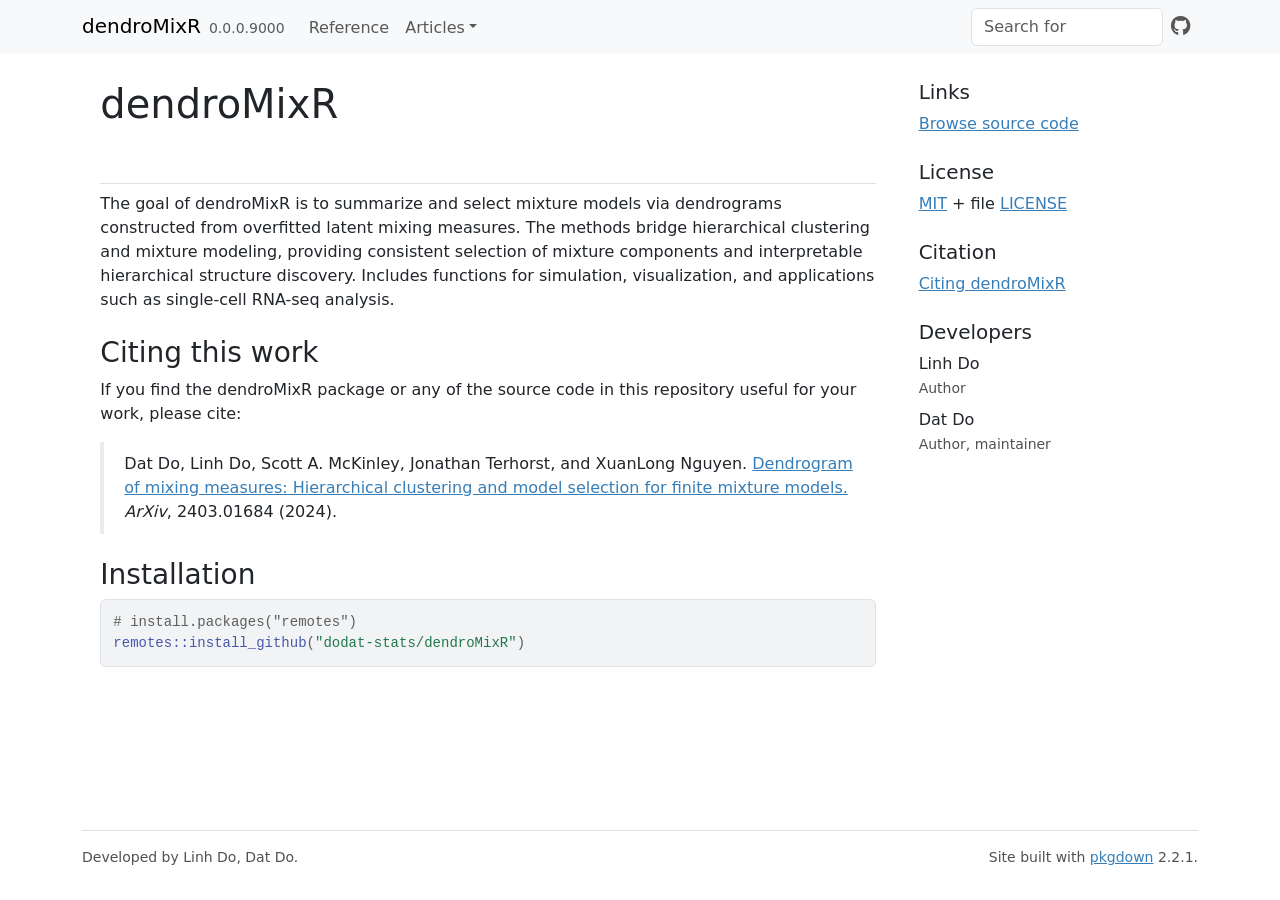
<file: index.html>
<!DOCTYPE html>
<!-- Generated by pkgdown: do not edit by hand --><html lang="en">
<head>
<meta http-equiv="Content-Type" content="text/html; charset=UTF-8">
<meta charset="utf-8">
<meta http-equiv="X-UA-Compatible" content="IE=edge">
<meta name="viewport" content="width=device-width, initial-scale=1, shrink-to-fit=no">
<title>dendroMixR • dendroMixR</title>
<script src="deps/jquery-3.6.0/jquery-3.6.0.min.js"></script><meta name="viewport" content="width=device-width, initial-scale=1, shrink-to-fit=no">
<link href="deps/bootstrap-5.3.8/bootstrap.min.css" rel="stylesheet">
<script src="deps/bootstrap-5.3.8/bootstrap.bundle.min.js"></script><link href="deps/font-awesome-6.5.2/css/all.min.css" rel="stylesheet">
<link href="deps/font-awesome-6.5.2/css/v4-shims.min.css" rel="stylesheet">
<script src="deps/headroom-0.11.0/headroom.min.js"></script><script src="deps/headroom-0.11.0/jQuery.headroom.min.js"></script><script src="deps/bootstrap-toc-1.0.1/bootstrap-toc.min.js"></script><script src="deps/clipboard.js-2.0.11/clipboard.min.js"></script><script src="deps/search-1.0.0/autocomplete.jquery.min.js"></script><script src="deps/search-1.0.0/fuse.min.js"></script><script src="deps/search-1.0.0/mark.min.js"></script><!-- pkgdown --><script src="pkgdown.js"></script><meta property="og:title" content="dendroMixR">
<meta name="description" content="Tools for summarizing and selecting mixture models via dendrograms constructed from overfitted latent mixing measures. The methods bridge hierarchical clustering and mixture modeling, providing consistent selection of mixture components and interpretable hierarchical structure discovery. Includes functions for simulation, visualization, and applications such as single-cell RNA-seq analysis.">
<meta property="og:description" content="Tools for summarizing and selecting mixture models via dendrograms constructed from overfitted latent mixing measures. The methods bridge hierarchical clustering and mixture modeling, providing consistent selection of mixture components and interpretable hierarchical structure discovery. Includes functions for simulation, visualization, and applications such as single-cell RNA-seq analysis.">
</head>
<body>
    <a href="#main" class="visually-hidden-focusable">Skip to contents</a>


    <nav class="navbar navbar-expand-lg fixed-top bg-light" data-bs-theme="light" aria-label="Site navigation"><div class="container">

    <a class="navbar-brand me-2" href="index.html">dendroMixR</a>

    <small class="nav-text text-muted me-auto" data-bs-toggle="tooltip" data-bs-placement="bottom" title="">0.0.0.9000</small>


    <button class="navbar-toggler" type="button" data-bs-toggle="collapse" data-bs-target="#navbar" aria-controls="navbar" aria-expanded="false" aria-label="Toggle navigation">
      <span class="navbar-toggler-icon"></span>
    </button>

    <div id="navbar" class="collapse navbar-collapse ms-3">
      <ul class="navbar-nav me-auto">
<li class="nav-item"><a class="nav-link" href="reference/index.html">Reference</a></li>
<li class="nav-item dropdown">
  <button class="nav-link dropdown-toggle" type="button" id="dropdown-articles" data-bs-toggle="dropdown" aria-expanded="false" aria-haspopup="true">Articles</button>
  <ul class="dropdown-menu" aria-labelledby="dropdown-articles">
<li><a class="dropdown-item" href="articles/getting-started.html">Getting started</a></li>
  </ul>
</li>
      </ul>
<ul class="navbar-nav">
<li class="nav-item"><form class="form-inline" role="search">
 <input class="form-control" type="search" name="search-input" id="search-input" autocomplete="off" aria-label="Search site" placeholder="Search for" data-search-index="search.json">
</form></li>
<li class="nav-item"><a class="external-link nav-link" href="https://github.com/dodat-stats/dendroMixR/" aria-label="GitHub"><span class="fa fab fa-github fa-lg"></span></a></li>
      </ul>
</div>


  </div>
</nav><div class="container template-home">
<div class="row">
  <main id="main" class="col-md-9"><div class="section level1">
<div class="page-header"><h1 id="dendromixr">dendroMixR<a class="anchor" aria-label="anchor" href="#dendromixr"></a>
</h1></div>
<!-- badges: start -->
<!-- badges: end -->
<p>The goal of dendroMixR is to summarize and select mixture models via dendrograms constructed from overfitted latent mixing measures. The methods bridge hierarchical clustering and mixture modeling, providing consistent selection of mixture components and interpretable hierarchical structure discovery. Includes functions for simulation, visualization, and applications such as single-cell RNA-seq analysis.</p>
<div class="section level2">
<h2 id="citing-this-work">Citing this work<a class="anchor" aria-label="anchor" href="#citing-this-work"></a>
</h2>
<p>If you find the dendroMixR package or any of the source code in this repository useful for your work, please cite:</p>
<blockquote>
<p>Dat Do, Linh Do, Scott A. McKinley, Jonathan Terhorst, and XuanLong Nguyen. <a href="https://arxiv.org/pdf/2403.01684" class="external-link">Dendrogram of mixing measures: Hierarchical clustering and model selection for finite mixture models.</a> <em>ArXiv</em>, 2403.01684 (2024).</p>
</blockquote>
</div>
<div class="section level2">
<h2 id="installation">Installation<a class="anchor" aria-label="anchor" href="#installation"></a>
</h2>
<div class="sourceCode" id="cb1"><pre class="downlit sourceCode r">
<code class="sourceCode R"><span><span class="co"># install.packages("remotes")</span></span>
<span><span class="fu">remotes</span><span class="fu">::</span><span class="fu">install_github</span><span class="op">(</span><span class="st">"dodat-stats/dendroMixR"</span><span class="op">)</span></span></code></pre></div>
</div>
</div>
  </main><aside class="col-md-3"><div class="links">
<h2 data-toc-skip>Links</h2>
<ul class="list-unstyled">
<li><a href="https://github.com/dodat-stats/dendroMixR/" class="external-link">Browse source code</a></li>
</ul>
</div>

<div class="license">
<h2 data-toc-skip>License</h2>
<ul class="list-unstyled">
<li>
<a href="https://opensource.org/licenses/mit-license.php" class="external-link">MIT</a> + file <a href="LICENSE-text.html">LICENSE</a>
</li>
</ul>
</div>


<div class="citation">
<h2 data-toc-skip>Citation</h2>
<ul class="list-unstyled">
<li><a href="authors.html#citation">Citing dendroMixR</a></li>
</ul>
</div>

<div class="developers">
<h2 data-toc-skip>Developers</h2>
<ul class="list-unstyled">
<li>Linh Do <br><small class="roles"> Author </small>   </li>
<li>Dat Do <br><small class="roles"> Author, maintainer </small>   </li>
</ul>
</div>



  </aside>
</div>


    <footer><div class="pkgdown-footer-left">
  <p>Developed by Linh Do, Dat Do.</p>
</div>

<div class="pkgdown-footer-right">
  <p>Site built with <a href="https://pkgdown.r-lib.org/" class="external-link">pkgdown</a> 2.2.1.</p>
</div>

    </footer>
</div>





  </body>
</html>
</file>
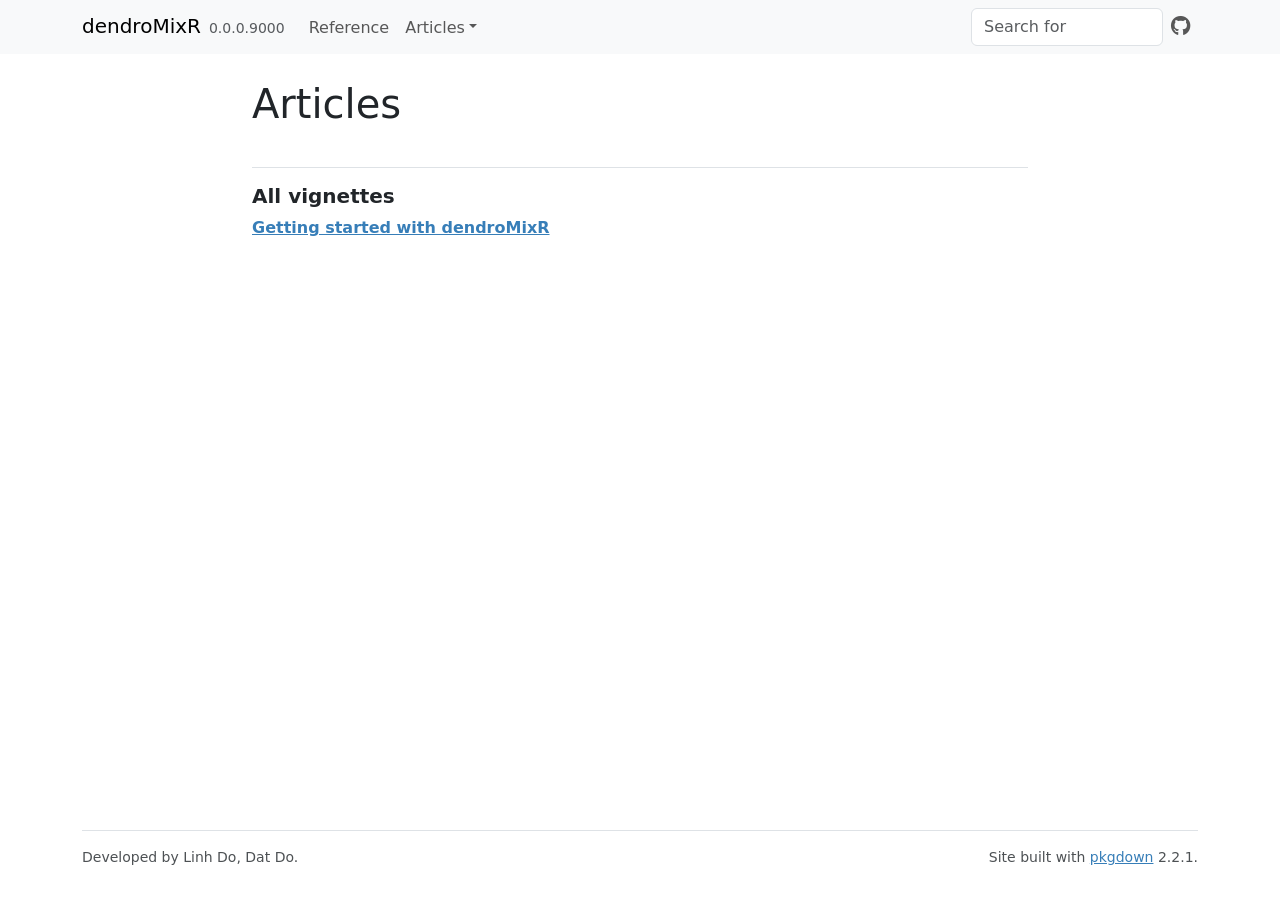
<file: articles/index.html>
<!DOCTYPE html>
<!-- Generated by pkgdown: do not edit by hand --><html lang="en"><head><meta http-equiv="Content-Type" content="text/html; charset=UTF-8"><meta charset="utf-8"><meta http-equiv="X-UA-Compatible" content="IE=edge"><meta name="viewport" content="width=device-width, initial-scale=1, shrink-to-fit=no"><title>Articles • dendroMixR</title><script src="../deps/jquery-3.6.0/jquery-3.6.0.min.js"></script><meta name="viewport" content="width=device-width, initial-scale=1, shrink-to-fit=no"><link href="../deps/bootstrap-5.3.8/bootstrap.min.css" rel="stylesheet"><script src="../deps/bootstrap-5.3.8/bootstrap.bundle.min.js"></script><link href="../deps/font-awesome-6.5.2/css/all.min.css" rel="stylesheet"><link href="../deps/font-awesome-6.5.2/css/v4-shims.min.css" rel="stylesheet"><script src="../deps/headroom-0.11.0/headroom.min.js"></script><script src="../deps/headroom-0.11.0/jQuery.headroom.min.js"></script><script src="../deps/bootstrap-toc-1.0.1/bootstrap-toc.min.js"></script><script src="../deps/clipboard.js-2.0.11/clipboard.min.js"></script><script src="../deps/search-1.0.0/autocomplete.jquery.min.js"></script><script src="../deps/search-1.0.0/fuse.min.js"></script><script src="../deps/search-1.0.0/mark.min.js"></script><!-- pkgdown --><script src="../pkgdown.js"></script><meta property="og:title" content="Articles"></head><body>
    <a href="#main" class="visually-hidden-focusable">Skip to contents</a>


    <nav class="navbar navbar-expand-lg fixed-top bg-light" data-bs-theme="light" aria-label="Site navigation"><div class="container">

    <a class="navbar-brand me-2" href="../index.html">dendroMixR</a>

    <small class="nav-text text-muted me-auto" data-bs-toggle="tooltip" data-bs-placement="bottom" title="">0.0.0.9000</small>


    <button class="navbar-toggler" type="button" data-bs-toggle="collapse" data-bs-target="#navbar" aria-controls="navbar" aria-expanded="false" aria-label="Toggle navigation">
      <span class="navbar-toggler-icon"></span>
    </button>

    <div id="navbar" class="collapse navbar-collapse ms-3">
      <ul class="navbar-nav me-auto"><li class="nav-item"><a class="nav-link" href="../reference/index.html">Reference</a></li>
<li class="nav-item dropdown">
  <button class="nav-link dropdown-toggle" type="button" id="dropdown-articles" data-bs-toggle="dropdown" aria-expanded="false" aria-haspopup="true">Articles</button>
  <ul class="dropdown-menu" aria-labelledby="dropdown-articles"><li><a class="dropdown-item" href="../articles/getting-started.html">Getting started</a></li>
  </ul></li>
      </ul><ul class="navbar-nav"><li class="nav-item"><form class="form-inline" role="search">
 <input class="form-control" type="search" name="search-input" id="search-input" autocomplete="off" aria-label="Search site" placeholder="Search for" data-search-index="../search.json"></form></li>
<li class="nav-item"><a class="external-link nav-link" href="https://github.com/dodat-stats/dendroMixR/" aria-label="GitHub"><span class="fa fab fa-github fa-lg"></span></a></li>
      </ul></div>


  </div>
</nav><div class="container template-article-index">
<div class="row">
  <main id="main" class="col-md-9"><div class="page-header">

      <h1>Articles</h1>
    </div>

    <div class="section ">
      <h3>All vignettes</h3>
      <div class="section-desc"></div>

      <dl><dt><a href="getting-started.html">Getting started with dendroMixR</a></dt>
        <dd>
      </dd></dl></div>
  </main></div>


    <footer><div class="pkgdown-footer-left">
  <p>Developed by Linh Do, Dat Do.</p>
</div>

<div class="pkgdown-footer-right">
  <p>Site built with <a href="https://pkgdown.r-lib.org/" class="external-link">pkgdown</a> 2.2.1.</p>
</div>

    </footer></div>





  </body></html>
</file>
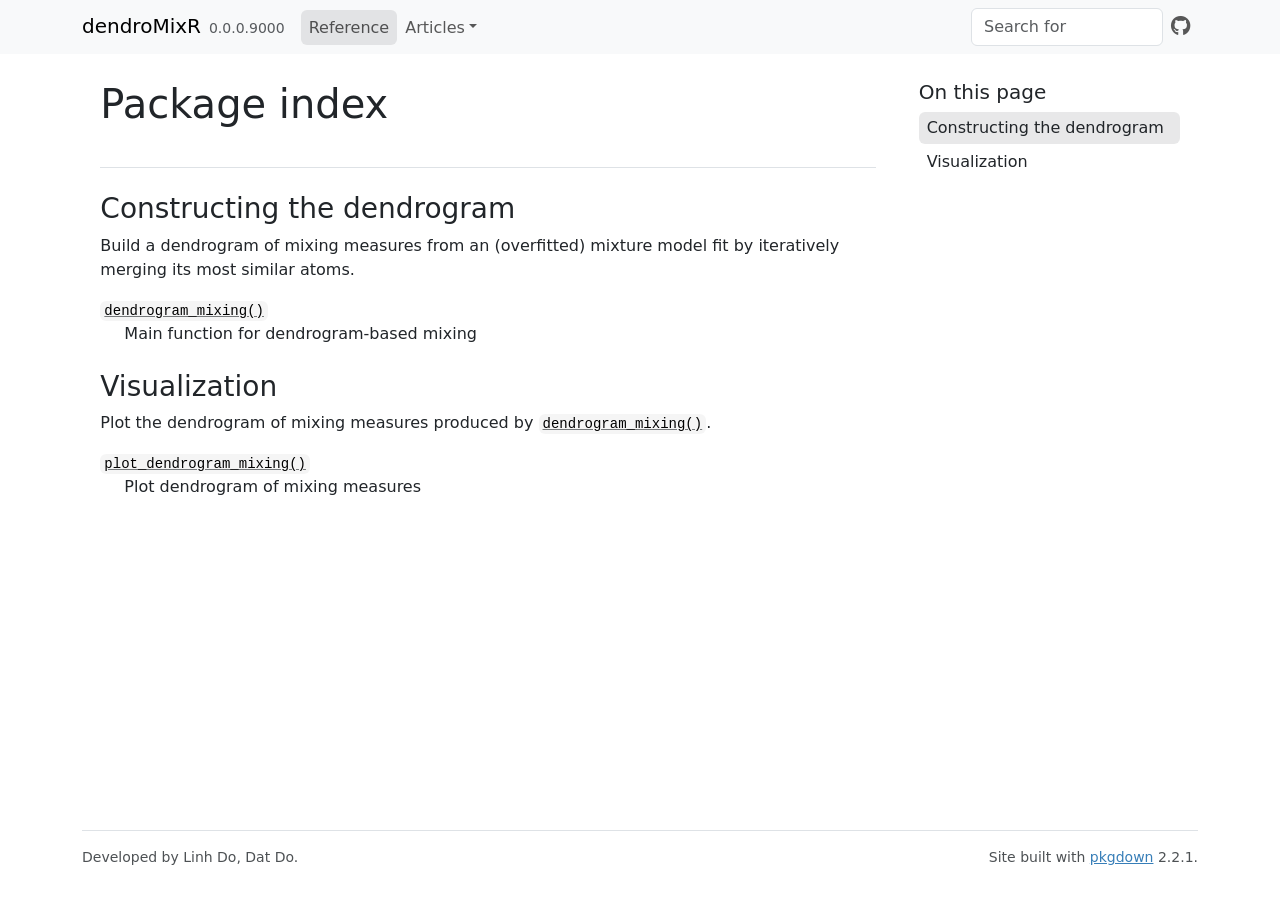
<file: reference/index.html>
<!DOCTYPE html>
<!-- Generated by pkgdown: do not edit by hand --><html lang="en"><head><meta http-equiv="Content-Type" content="text/html; charset=UTF-8"><meta charset="utf-8"><meta http-equiv="X-UA-Compatible" content="IE=edge"><meta name="viewport" content="width=device-width, initial-scale=1, shrink-to-fit=no"><title>Package index • dendroMixR</title><script src="../deps/jquery-3.6.0/jquery-3.6.0.min.js"></script><meta name="viewport" content="width=device-width, initial-scale=1, shrink-to-fit=no"><link href="../deps/bootstrap-5.3.8/bootstrap.min.css" rel="stylesheet"><script src="../deps/bootstrap-5.3.8/bootstrap.bundle.min.js"></script><link href="../deps/font-awesome-6.5.2/css/all.min.css" rel="stylesheet"><link href="../deps/font-awesome-6.5.2/css/v4-shims.min.css" rel="stylesheet"><script src="../deps/headroom-0.11.0/headroom.min.js"></script><script src="../deps/headroom-0.11.0/jQuery.headroom.min.js"></script><script src="../deps/bootstrap-toc-1.0.1/bootstrap-toc.min.js"></script><script src="../deps/clipboard.js-2.0.11/clipboard.min.js"></script><script src="../deps/search-1.0.0/autocomplete.jquery.min.js"></script><script src="../deps/search-1.0.0/fuse.min.js"></script><script src="../deps/search-1.0.0/mark.min.js"></script><!-- pkgdown --><script src="../pkgdown.js"></script><meta property="og:title" content="Package index"></head><body>
    <a href="#main" class="visually-hidden-focusable">Skip to contents</a>


    <nav class="navbar navbar-expand-lg fixed-top bg-light" data-bs-theme="light" aria-label="Site navigation"><div class="container">

    <a class="navbar-brand me-2" href="../index.html">dendroMixR</a>

    <small class="nav-text text-muted me-auto" data-bs-toggle="tooltip" data-bs-placement="bottom" title="">0.0.0.9000</small>


    <button class="navbar-toggler" type="button" data-bs-toggle="collapse" data-bs-target="#navbar" aria-controls="navbar" aria-expanded="false" aria-label="Toggle navigation">
      <span class="navbar-toggler-icon"></span>
    </button>

    <div id="navbar" class="collapse navbar-collapse ms-3">
      <ul class="navbar-nav me-auto"><li class="active nav-item"><a class="nav-link" href="../reference/index.html">Reference</a></li>
<li class="nav-item dropdown">
  <button class="nav-link dropdown-toggle" type="button" id="dropdown-articles" data-bs-toggle="dropdown" aria-expanded="false" aria-haspopup="true">Articles</button>
  <ul class="dropdown-menu" aria-labelledby="dropdown-articles"><li><a class="dropdown-item" href="../articles/getting-started.html">Getting started</a></li>
  </ul></li>
      </ul><ul class="navbar-nav"><li class="nav-item"><form class="form-inline" role="search">
 <input class="form-control" type="search" name="search-input" id="search-input" autocomplete="off" aria-label="Search site" placeholder="Search for" data-search-index="../search.json"></form></li>
<li class="nav-item"><a class="external-link nav-link" href="https://github.com/dodat-stats/dendroMixR/" aria-label="GitHub"><span class="fa fab fa-github fa-lg"></span></a></li>
      </ul></div>


  </div>
</nav><div class="container template-reference-index">
<div class="row">
  <main id="main" class="col-md-9"><div class="page-header">

      <h1>Package index</h1>
    </div>

    <div class="section level2">
      <h2 id="constructing-the-dendrogram">Constructing the dendrogram<a class="anchor" aria-label="anchor" href="#constructing-the-dendrogram"></a></h2>

      <div class="section-desc"><p>Build a dendrogram of mixing measures from an (overfitted) mixture model fit by iteratively merging its most similar atoms.</p></div>

      <dl></dl></div><div class="section level2">




      <dl><dt>

          <code><a href="dendrogram_mixing.html">dendrogram_mixing()</a></code>

        </dt>
        <dd>Main function for dendrogram-based mixing</dd>
      </dl></div><div class="section level2">
      <h2 id="visualization">Visualization<a class="anchor" aria-label="anchor" href="#visualization"></a></h2>

      <div class="section-desc"><p>Plot the dendrogram of mixing measures produced by <code><a href="../reference/dendrogram_mixing.html">dendrogram_mixing()</a></code>.</p></div>

      <dl></dl></div><div class="section level2">




      <dl><dt>

          <code><a href="plot_dendrogram_mixing.html">plot_dendrogram_mixing()</a></code>

        </dt>
        <dd>Plot dendrogram of mixing measures</dd>
      </dl></div>
  </main><aside class="col-md-3"><nav id="toc" aria-label="Table of contents"><h2>On this page</h2>
    </nav></aside></div>


    <footer><div class="pkgdown-footer-left">
  <p>Developed by Linh Do, Dat Do.</p>
</div>

<div class="pkgdown-footer-right">
  <p>Site built with <a href="https://pkgdown.r-lib.org/" class="external-link">pkgdown</a> 2.2.1.</p>
</div>

    </footer></div>





  </body></html>
</file>
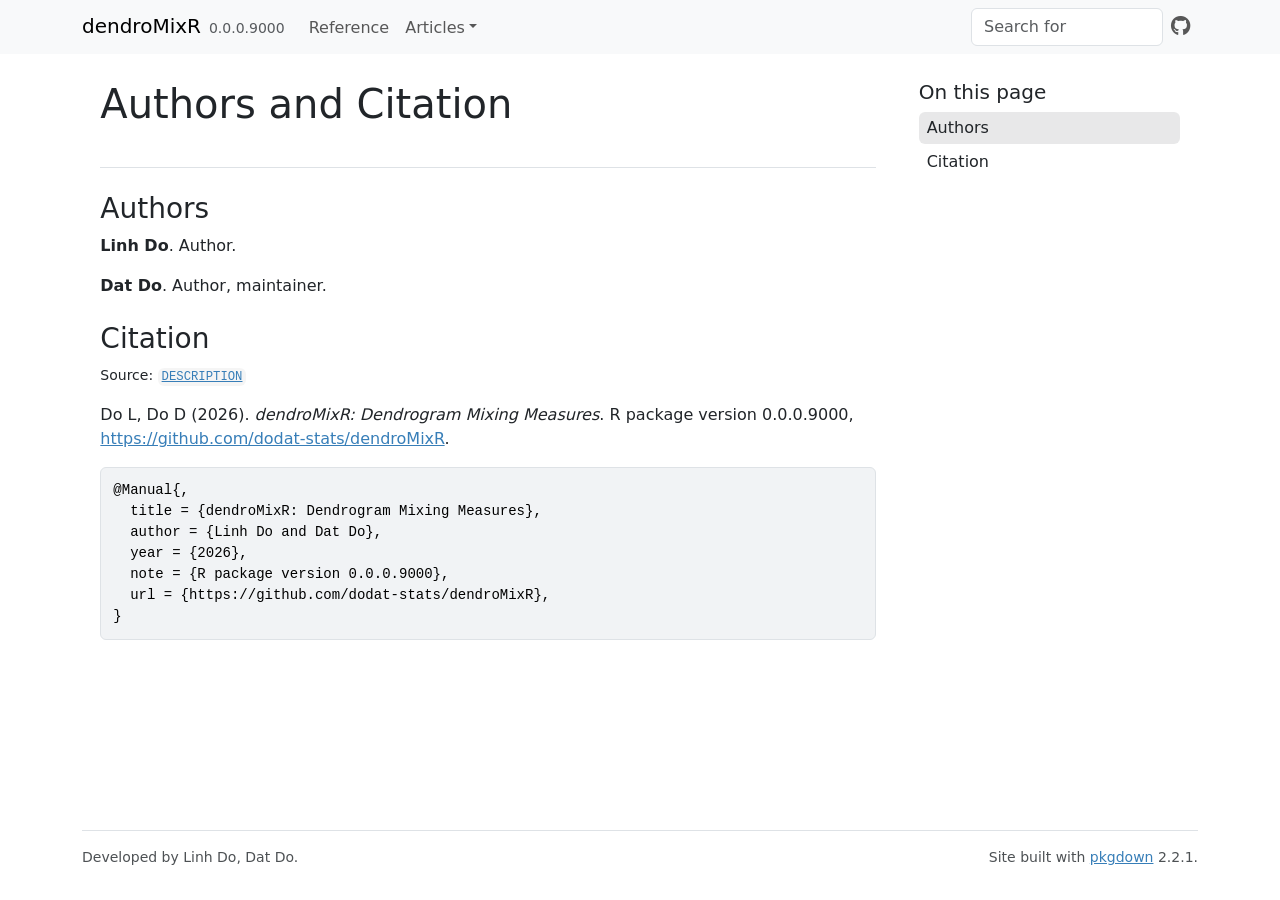
<file: authors.html>
<!DOCTYPE html>
<!-- Generated by pkgdown: do not edit by hand --><html lang="en"><head><meta http-equiv="Content-Type" content="text/html; charset=UTF-8"><meta charset="utf-8"><meta http-equiv="X-UA-Compatible" content="IE=edge"><meta name="viewport" content="width=device-width, initial-scale=1, shrink-to-fit=no"><title>Authors and Citation • dendroMixR</title><script src="deps/jquery-3.6.0/jquery-3.6.0.min.js"></script><meta name="viewport" content="width=device-width, initial-scale=1, shrink-to-fit=no"><link href="deps/bootstrap-5.3.8/bootstrap.min.css" rel="stylesheet"><script src="deps/bootstrap-5.3.8/bootstrap.bundle.min.js"></script><link href="deps/font-awesome-6.5.2/css/all.min.css" rel="stylesheet"><link href="deps/font-awesome-6.5.2/css/v4-shims.min.css" rel="stylesheet"><script src="deps/headroom-0.11.0/headroom.min.js"></script><script src="deps/headroom-0.11.0/jQuery.headroom.min.js"></script><script src="deps/bootstrap-toc-1.0.1/bootstrap-toc.min.js"></script><script src="deps/clipboard.js-2.0.11/clipboard.min.js"></script><script src="deps/search-1.0.0/autocomplete.jquery.min.js"></script><script src="deps/search-1.0.0/fuse.min.js"></script><script src="deps/search-1.0.0/mark.min.js"></script><!-- pkgdown --><script src="pkgdown.js"></script><meta property="og:title" content="Authors and Citation"></head><body>
    <a href="#main" class="visually-hidden-focusable">Skip to contents</a>


    <nav class="navbar navbar-expand-lg fixed-top bg-light" data-bs-theme="light" aria-label="Site navigation"><div class="container">

    <a class="navbar-brand me-2" href="index.html">dendroMixR</a>

    <small class="nav-text text-muted me-auto" data-bs-toggle="tooltip" data-bs-placement="bottom" title="">0.0.0.9000</small>


    <button class="navbar-toggler" type="button" data-bs-toggle="collapse" data-bs-target="#navbar" aria-controls="navbar" aria-expanded="false" aria-label="Toggle navigation">
      <span class="navbar-toggler-icon"></span>
    </button>

    <div id="navbar" class="collapse navbar-collapse ms-3">
      <ul class="navbar-nav me-auto"><li class="nav-item"><a class="nav-link" href="reference/index.html">Reference</a></li>
<li class="nav-item dropdown">
  <button class="nav-link dropdown-toggle" type="button" id="dropdown-articles" data-bs-toggle="dropdown" aria-expanded="false" aria-haspopup="true">Articles</button>
  <ul class="dropdown-menu" aria-labelledby="dropdown-articles"><li><a class="dropdown-item" href="articles/getting-started.html">Getting started</a></li>
  </ul></li>
      </ul><ul class="navbar-nav"><li class="nav-item"><form class="form-inline" role="search">
 <input class="form-control" type="search" name="search-input" id="search-input" autocomplete="off" aria-label="Search site" placeholder="Search for" data-search-index="search.json"></form></li>
<li class="nav-item"><a class="external-link nav-link" href="https://github.com/dodat-stats/dendroMixR/" aria-label="GitHub"><span class="fa fab fa-github fa-lg"></span></a></li>
      </ul></div>


  </div>
</nav><div class="container template-citation-authors">
<div class="row">
  <main id="main" class="col-md-9"><div class="page-header">

      <h1>Authors and Citation</h1>
    </div>

    <div class="section level2">
      <h2>Authors</h2>

      <ul class="list-unstyled"><li>
          <p><strong>Linh Do</strong>. Author.
          </p>
        </li>
        <li>
          <p><strong>Dat Do</strong>. Author, maintainer.
          </p>
        </li>
      </ul></div>

    <div class="section level2">
      <h2 id="citation">Citation</h2>
      <p><small class="dont-index">Source: <a href="https://github.com/dodat-stats/dendroMixR/blob/main/DESCRIPTION" class="external-link"><code>DESCRIPTION</code></a></small></p>

      <p>Do L, Do D (2026).
<em>dendroMixR: Dendrogram Mixing Measures</em>.
R package version 0.0.0.9000, <a href="https://github.com/dodat-stats/dendroMixR" class="external-link">https://github.com/dodat-stats/dendroMixR</a>.
</p>
      <pre>@Manual{,
  title = {dendroMixR: Dendrogram Mixing Measures},
  author = {Linh Do and Dat Do},
  year = {2026},
  note = {R package version 0.0.0.9000},
  url = {https://github.com/dodat-stats/dendroMixR},
}</pre>
    </div>

  </main><aside class="col-md-3"><nav id="toc" aria-label="Table of contents"><h2>On this page</h2>
    </nav></aside></div>


    <footer><div class="pkgdown-footer-left">
  <p>Developed by Linh Do, Dat Do.</p>
</div>

<div class="pkgdown-footer-right">
  <p>Site built with <a href="https://pkgdown.r-lib.org/" class="external-link">pkgdown</a> 2.2.1.</p>
</div>

    </footer></div>





  </body></html>
</file>
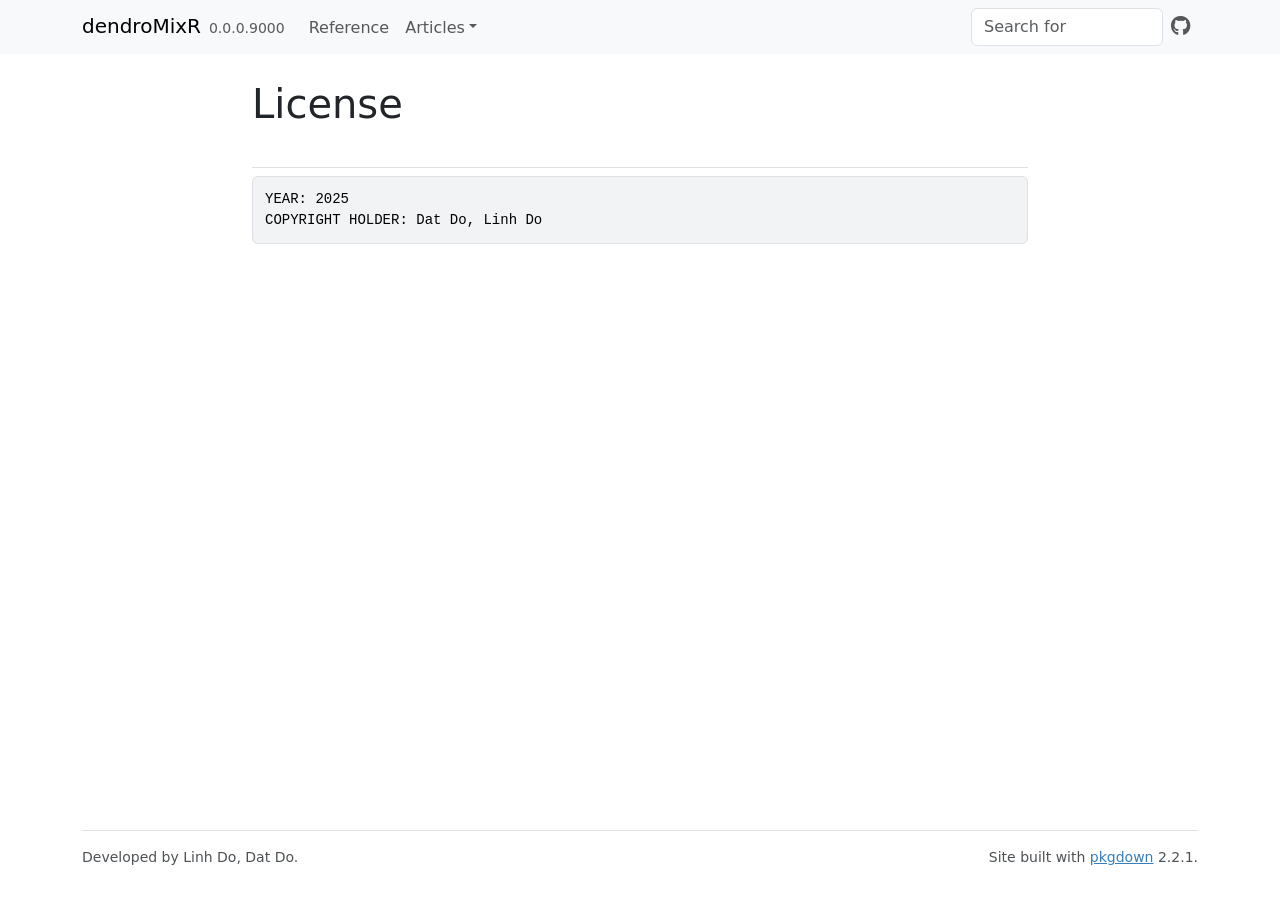
<file: LICENSE-text.html>
<!DOCTYPE html>
<!-- Generated by pkgdown: do not edit by hand --><html lang="en"><head><meta http-equiv="Content-Type" content="text/html; charset=UTF-8"><meta charset="utf-8"><meta http-equiv="X-UA-Compatible" content="IE=edge"><meta name="viewport" content="width=device-width, initial-scale=1, shrink-to-fit=no"><title>License • dendroMixR</title><script src="deps/jquery-3.6.0/jquery-3.6.0.min.js"></script><meta name="viewport" content="width=device-width, initial-scale=1, shrink-to-fit=no"><link href="deps/bootstrap-5.3.8/bootstrap.min.css" rel="stylesheet"><script src="deps/bootstrap-5.3.8/bootstrap.bundle.min.js"></script><link href="deps/font-awesome-6.5.2/css/all.min.css" rel="stylesheet"><link href="deps/font-awesome-6.5.2/css/v4-shims.min.css" rel="stylesheet"><script src="deps/headroom-0.11.0/headroom.min.js"></script><script src="deps/headroom-0.11.0/jQuery.headroom.min.js"></script><script src="deps/bootstrap-toc-1.0.1/bootstrap-toc.min.js"></script><script src="deps/clipboard.js-2.0.11/clipboard.min.js"></script><script src="deps/search-1.0.0/autocomplete.jquery.min.js"></script><script src="deps/search-1.0.0/fuse.min.js"></script><script src="deps/search-1.0.0/mark.min.js"></script><!-- pkgdown --><script src="pkgdown.js"></script><meta property="og:title" content="License"></head><body>
    <a href="#main" class="visually-hidden-focusable">Skip to contents</a>


    <nav class="navbar navbar-expand-lg fixed-top bg-light" data-bs-theme="light" aria-label="Site navigation"><div class="container">

    <a class="navbar-brand me-2" href="index.html">dendroMixR</a>

    <small class="nav-text text-muted me-auto" data-bs-toggle="tooltip" data-bs-placement="bottom" title="">0.0.0.9000</small>


    <button class="navbar-toggler" type="button" data-bs-toggle="collapse" data-bs-target="#navbar" aria-controls="navbar" aria-expanded="false" aria-label="Toggle navigation">
      <span class="navbar-toggler-icon"></span>
    </button>

    <div id="navbar" class="collapse navbar-collapse ms-3">
      <ul class="navbar-nav me-auto"><li class="nav-item"><a class="nav-link" href="reference/index.html">Reference</a></li>
<li class="nav-item dropdown">
  <button class="nav-link dropdown-toggle" type="button" id="dropdown-articles" data-bs-toggle="dropdown" aria-expanded="false" aria-haspopup="true">Articles</button>
  <ul class="dropdown-menu" aria-labelledby="dropdown-articles"><li><a class="dropdown-item" href="articles/getting-started.html">Getting started</a></li>
  </ul></li>
      </ul><ul class="navbar-nav"><li class="nav-item"><form class="form-inline" role="search">
 <input class="form-control" type="search" name="search-input" id="search-input" autocomplete="off" aria-label="Search site" placeholder="Search for" data-search-index="search.json"></form></li>
<li class="nav-item"><a class="external-link nav-link" href="https://github.com/dodat-stats/dendroMixR/" aria-label="GitHub"><span class="fa fab fa-github fa-lg"></span></a></li>
      </ul></div>


  </div>
</nav><div class="container template-title-body">
<div class="row">
  <main id="main" class="col-md-9"><div class="page-header">

      <h1>License</h1>

    </div>

<pre>YEAR: 2025
COPYRIGHT HOLDER: Dat Do, Linh Do
</pre>

  </main></div>


    <footer><div class="pkgdown-footer-left">
  <p>Developed by Linh Do, Dat Do.</p>
</div>

<div class="pkgdown-footer-right">
  <p>Site built with <a href="https://pkgdown.r-lib.org/" class="external-link">pkgdown</a> 2.2.1.</p>
</div>

    </footer></div>





  </body></html>
</file>
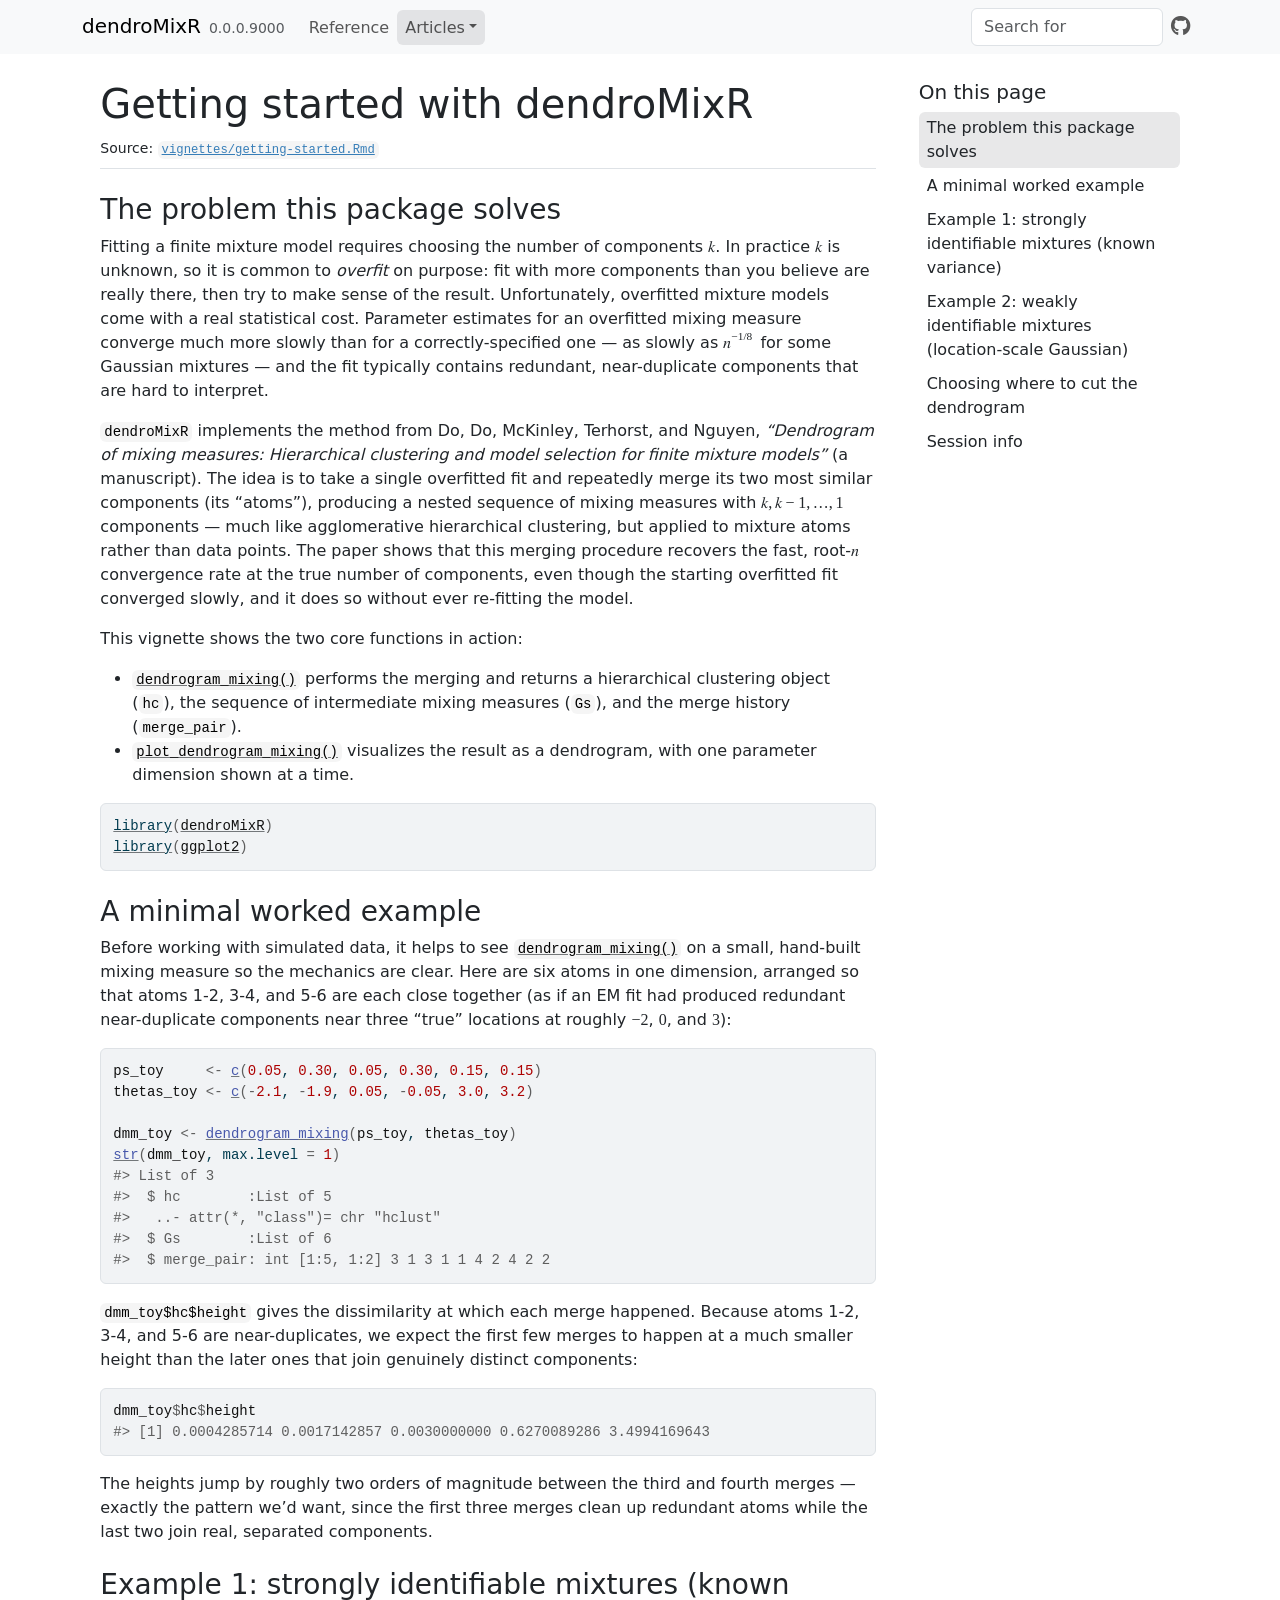
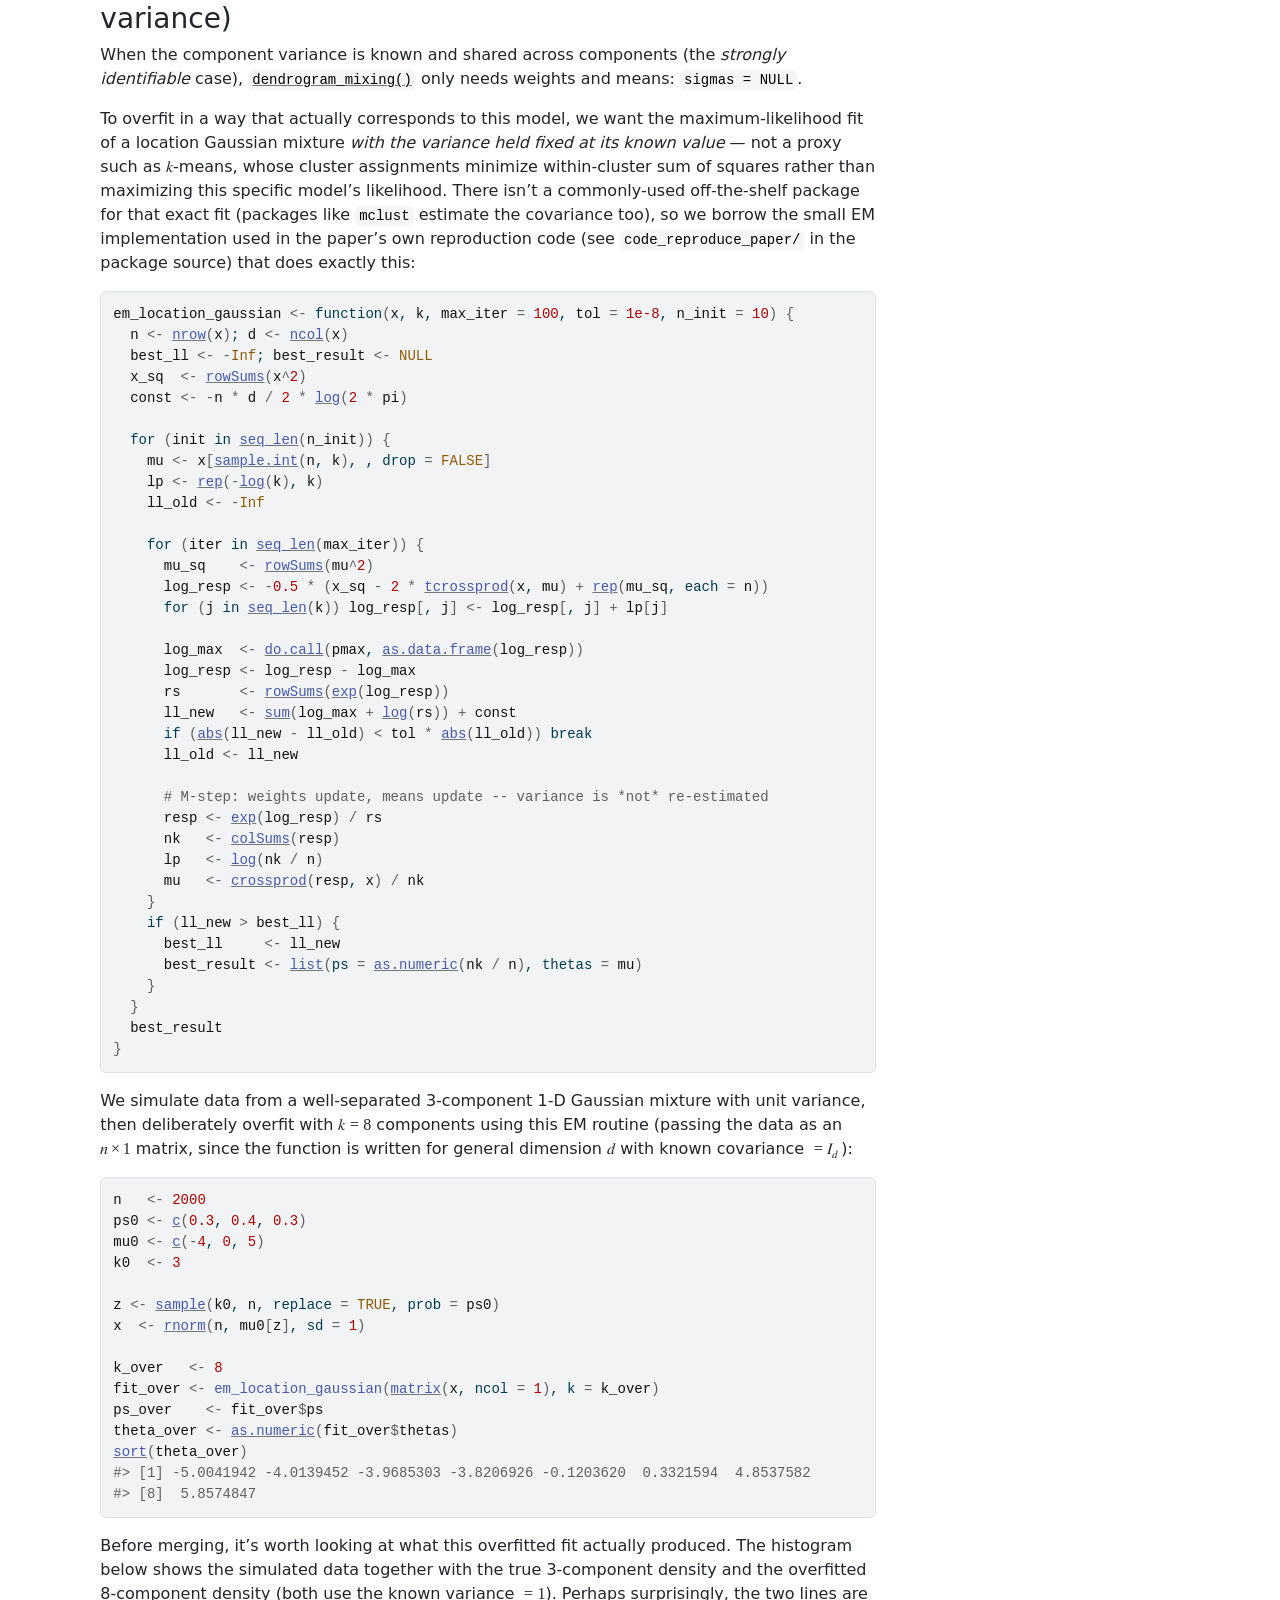
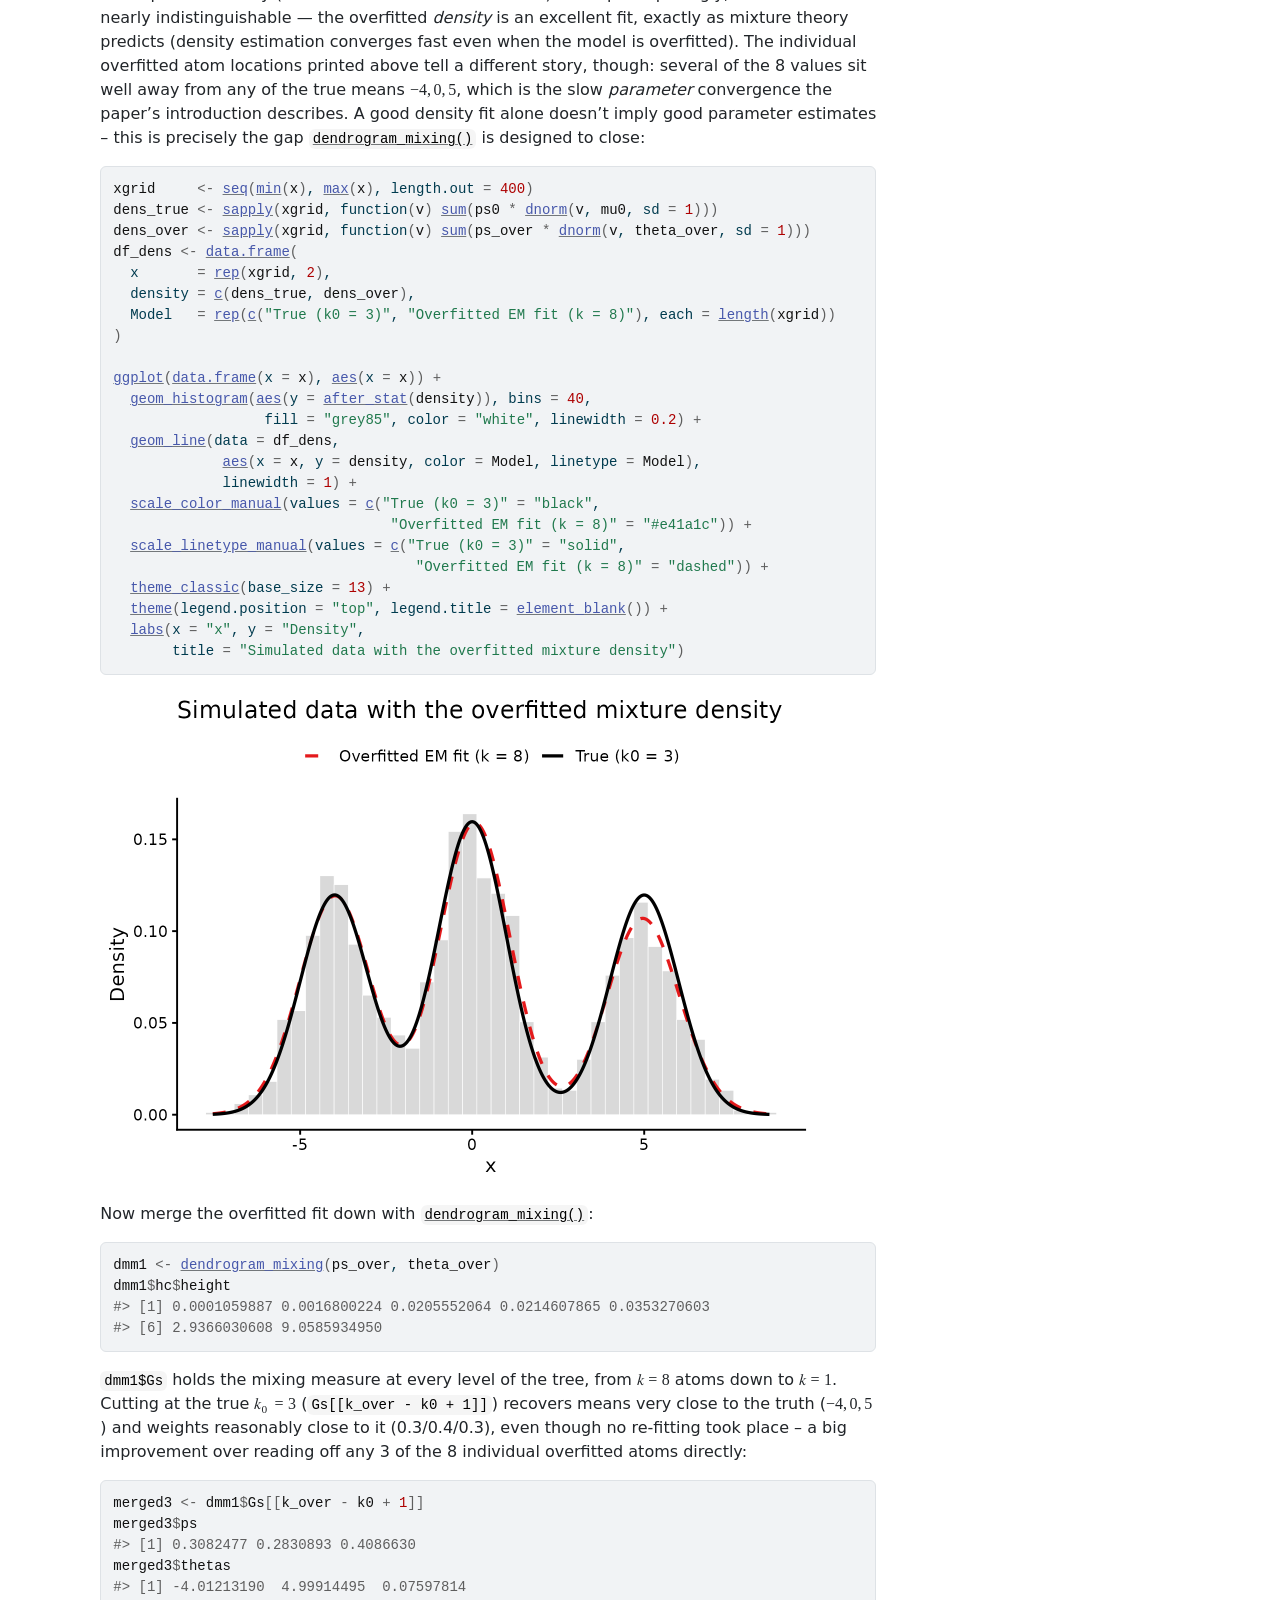
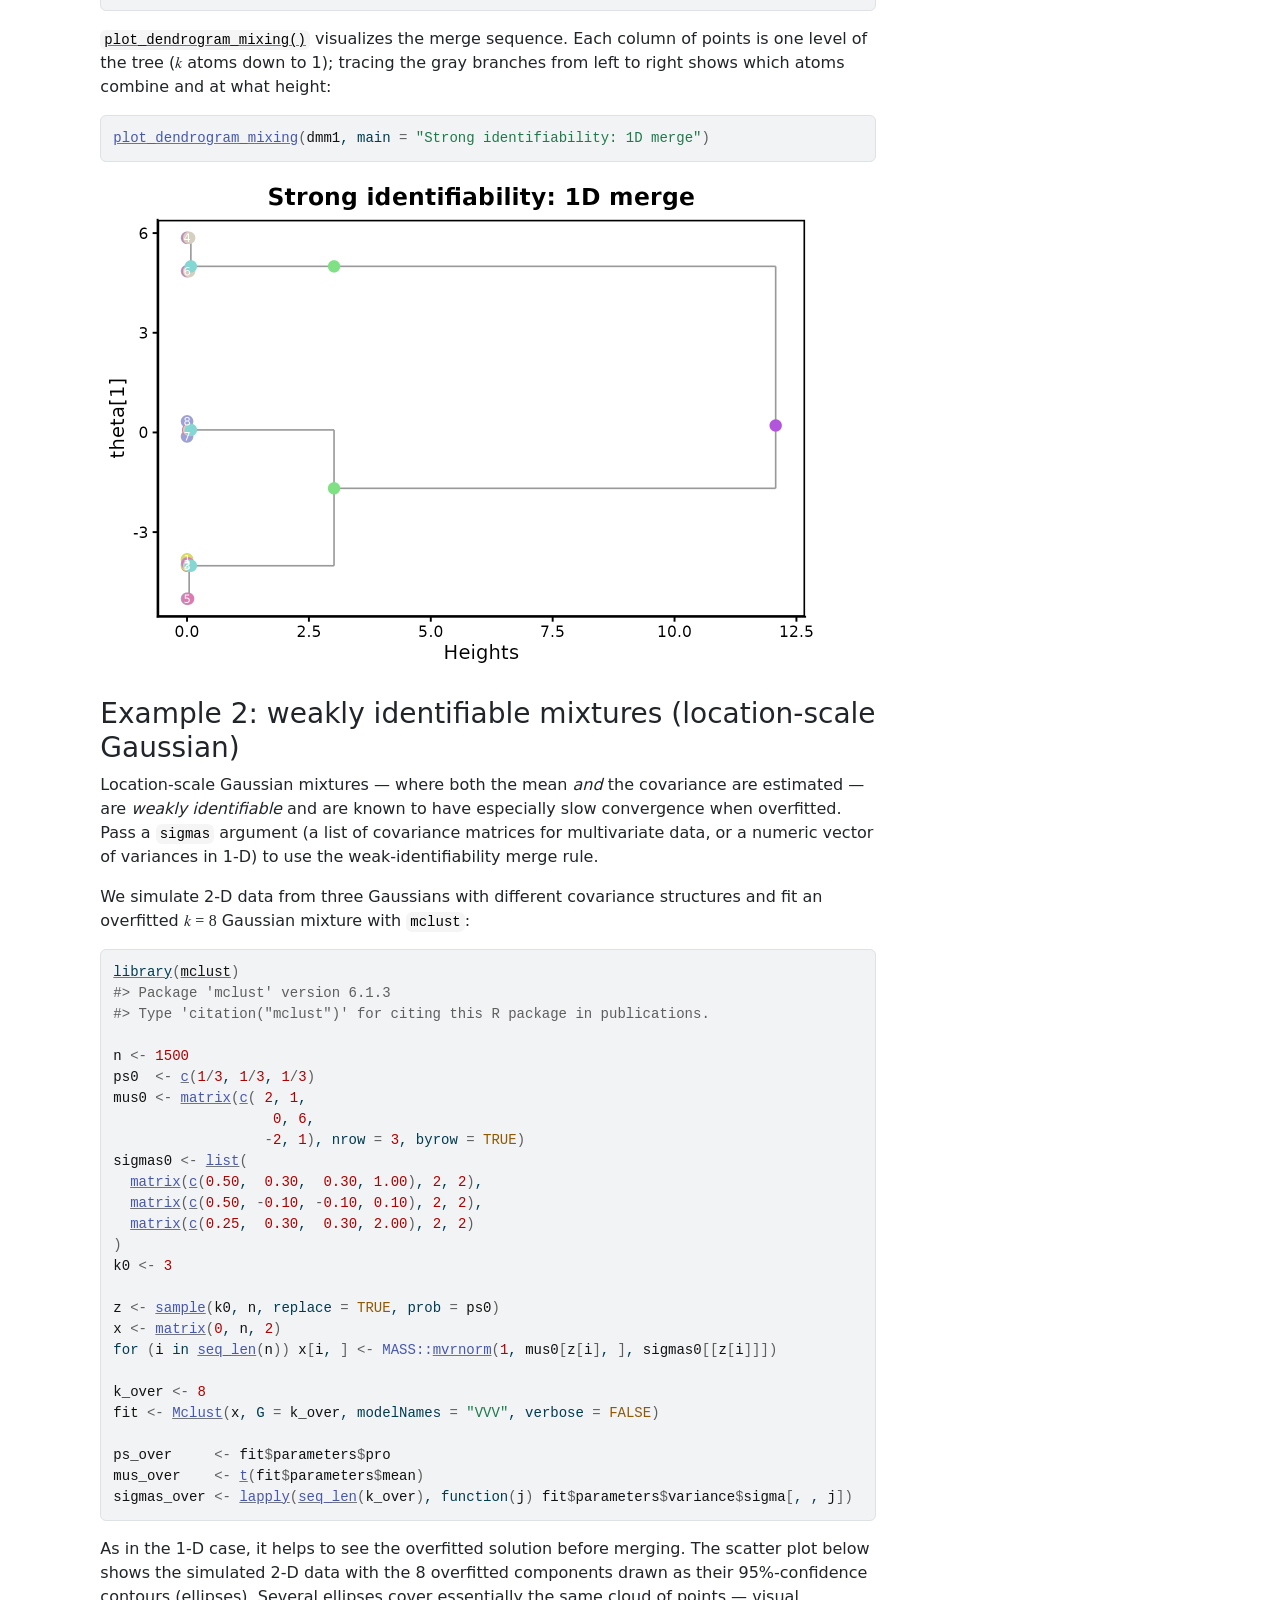
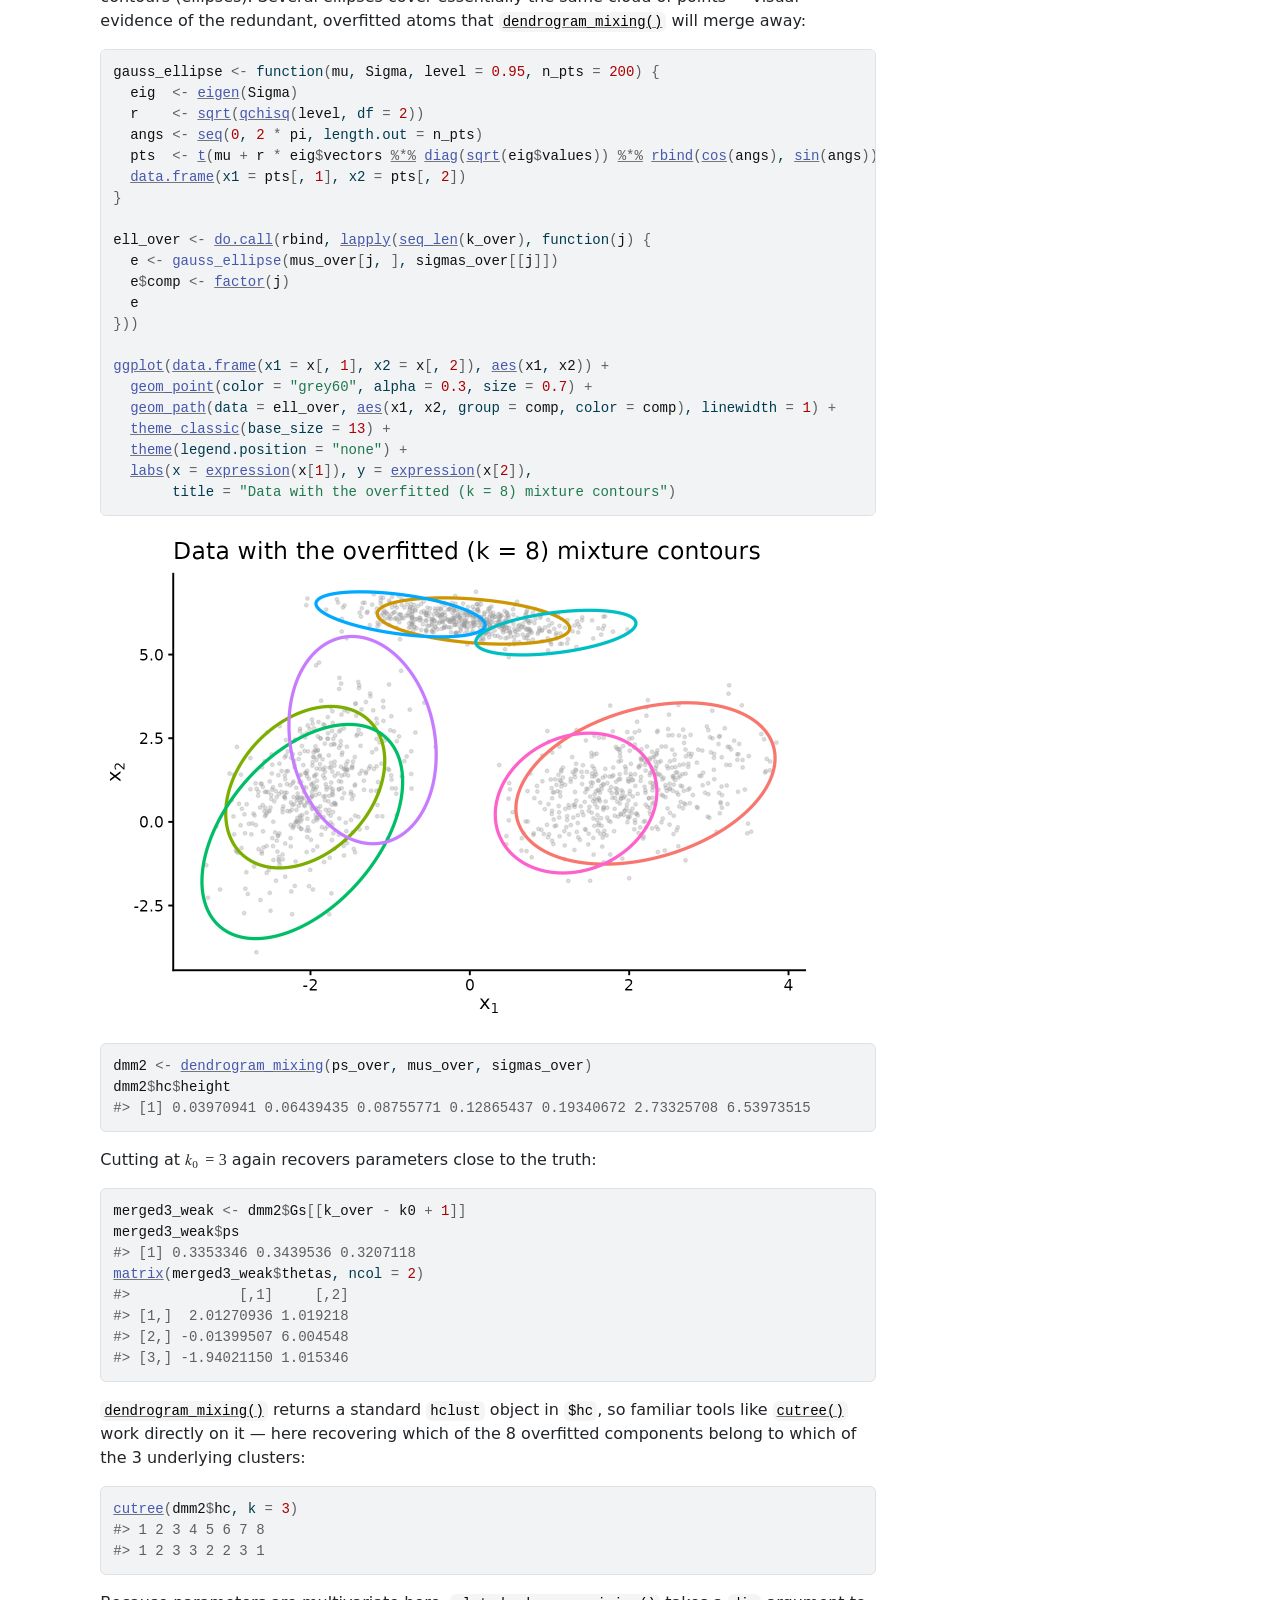
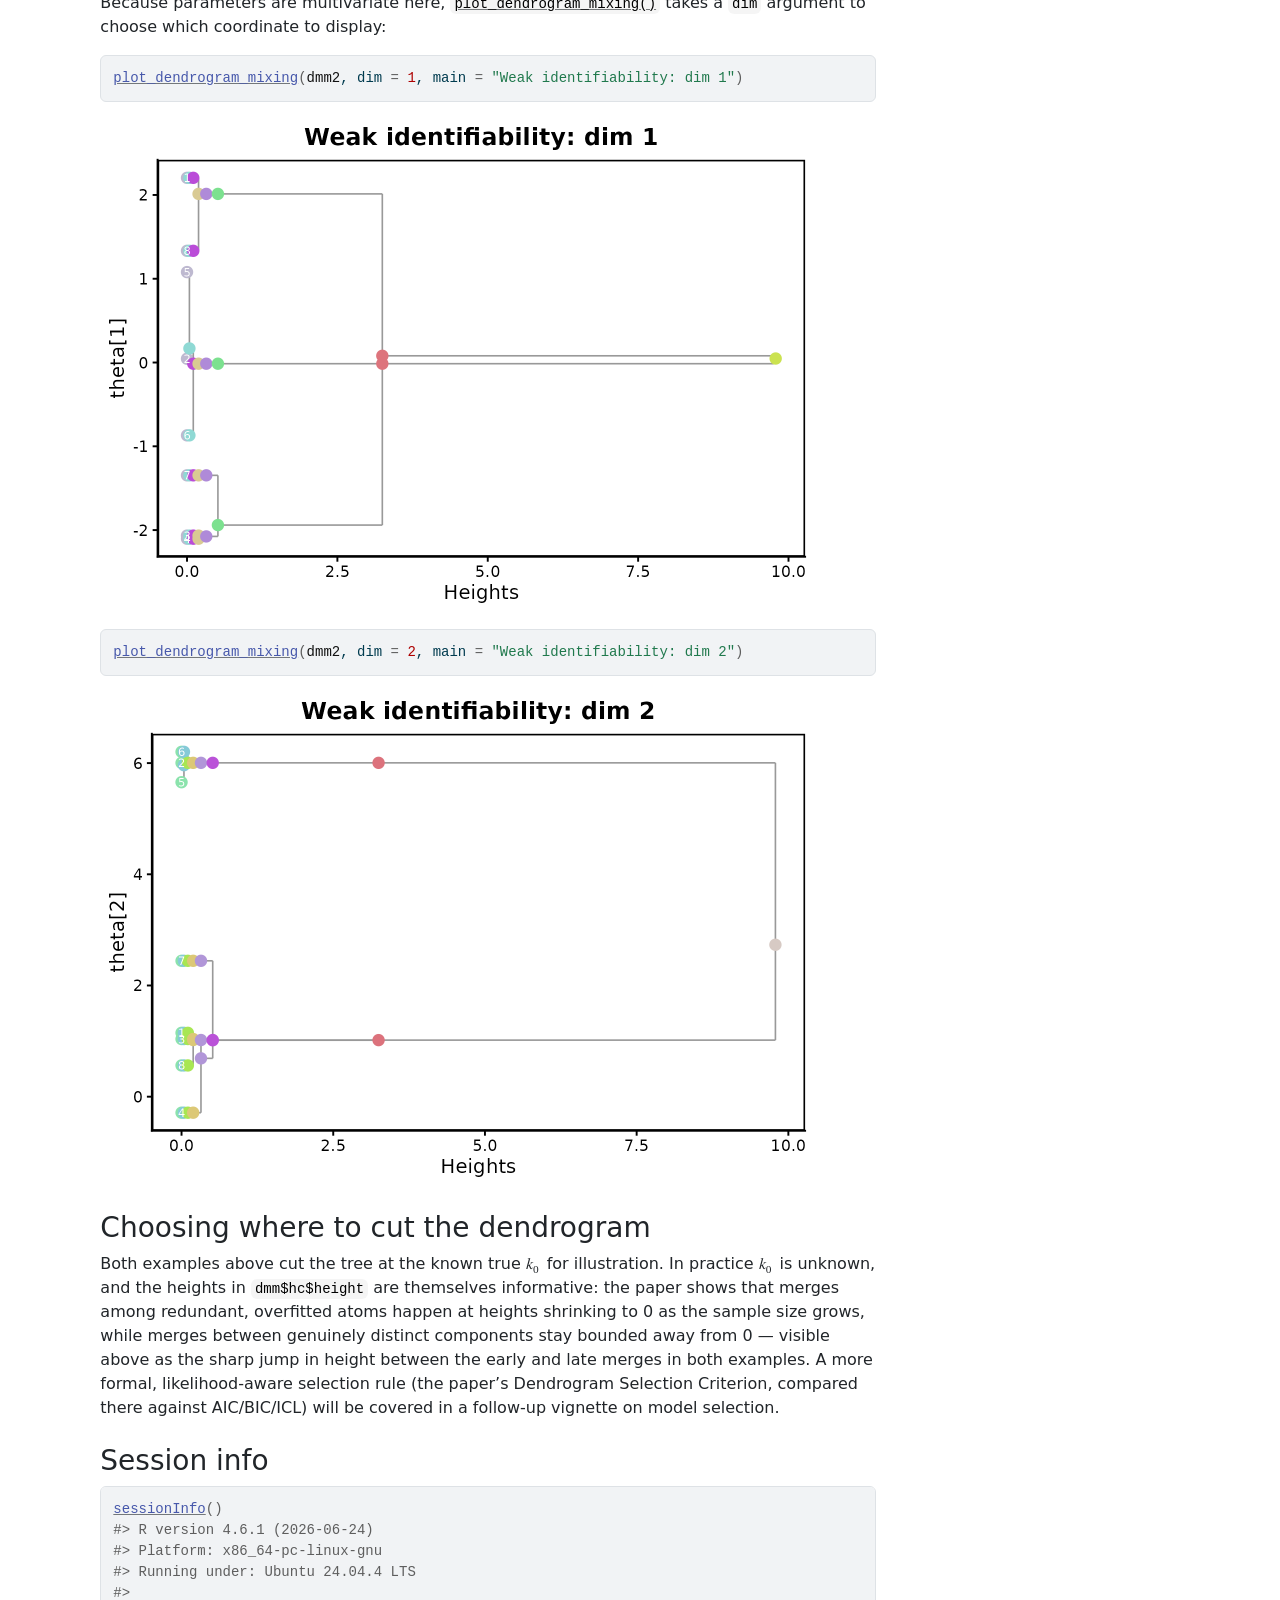
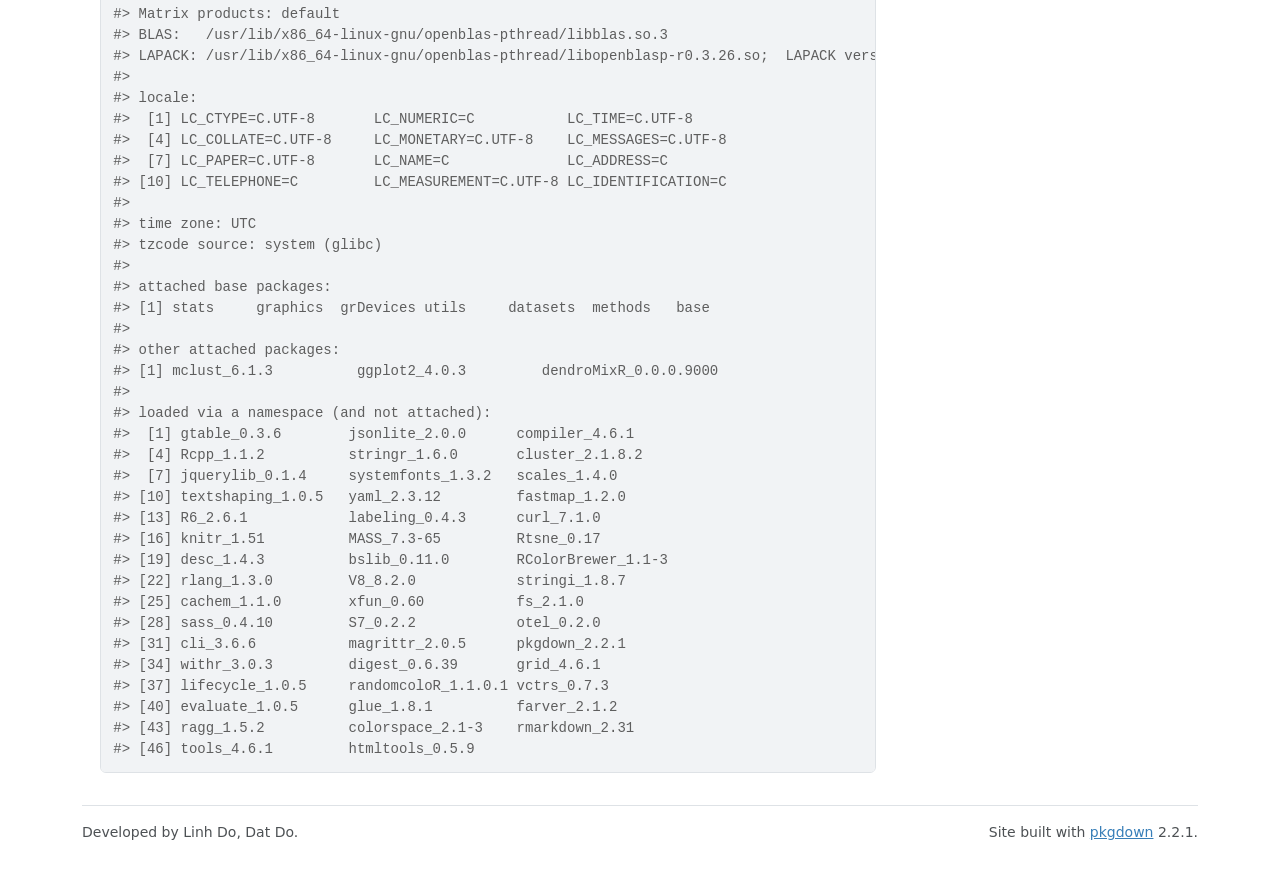
<file: articles/getting-started.html>
<!DOCTYPE html>
<!-- Generated by pkgdown: do not edit by hand --><html lang="en">
<head>
<meta http-equiv="Content-Type" content="text/html; charset=UTF-8">
<meta charset="utf-8">
<meta http-equiv="X-UA-Compatible" content="IE=edge">
<meta name="viewport" content="width=device-width, initial-scale=1, shrink-to-fit=no">
<title>Getting started with dendroMixR • dendroMixR</title>
<script src="../deps/jquery-3.6.0/jquery-3.6.0.min.js"></script><meta name="viewport" content="width=device-width, initial-scale=1, shrink-to-fit=no">
<link href="../deps/bootstrap-5.3.8/bootstrap.min.css" rel="stylesheet">
<script src="../deps/bootstrap-5.3.8/bootstrap.bundle.min.js"></script><link href="../deps/font-awesome-6.5.2/css/all.min.css" rel="stylesheet">
<link href="../deps/font-awesome-6.5.2/css/v4-shims.min.css" rel="stylesheet">
<script src="../deps/headroom-0.11.0/headroom.min.js"></script><script src="../deps/headroom-0.11.0/jQuery.headroom.min.js"></script><script src="../deps/bootstrap-toc-1.0.1/bootstrap-toc.min.js"></script><script src="../deps/clipboard.js-2.0.11/clipboard.min.js"></script><script src="../deps/search-1.0.0/autocomplete.jquery.min.js"></script><script src="../deps/search-1.0.0/fuse.min.js"></script><script src="../deps/search-1.0.0/mark.min.js"></script><!-- pkgdown --><script src="../pkgdown.js"></script><meta property="og:title" content="Getting started with dendroMixR">
</head>
<body>
    <a href="#main" class="visually-hidden-focusable">Skip to contents</a>


    <nav class="navbar navbar-expand-lg fixed-top bg-light" data-bs-theme="light" aria-label="Site navigation"><div class="container">

    <a class="navbar-brand me-2" href="../index.html">dendroMixR</a>

    <small class="nav-text text-muted me-auto" data-bs-toggle="tooltip" data-bs-placement="bottom" title="">0.0.0.9000</small>


    <button class="navbar-toggler" type="button" data-bs-toggle="collapse" data-bs-target="#navbar" aria-controls="navbar" aria-expanded="false" aria-label="Toggle navigation">
      <span class="navbar-toggler-icon"></span>
    </button>

    <div id="navbar" class="collapse navbar-collapse ms-3">
      <ul class="navbar-nav me-auto">
<li class="nav-item"><a class="nav-link" href="../reference/index.html">Reference</a></li>
<li class="active nav-item dropdown">
  <button class="nav-link dropdown-toggle" type="button" id="dropdown-articles" data-bs-toggle="dropdown" aria-expanded="false" aria-haspopup="true">Articles</button>
  <ul class="dropdown-menu" aria-labelledby="dropdown-articles">
<li><a class="dropdown-item" href="../articles/getting-started.html">Getting started</a></li>
  </ul>
</li>
      </ul>
<ul class="navbar-nav">
<li class="nav-item"><form class="form-inline" role="search">
 <input class="form-control" type="search" name="search-input" id="search-input" autocomplete="off" aria-label="Search site" placeholder="Search for" data-search-index="../search.json">
</form></li>
<li class="nav-item"><a class="external-link nav-link" href="https://github.com/dodat-stats/dendroMixR/" aria-label="GitHub"><span class="fa fab fa-github fa-lg"></span></a></li>
      </ul>
</div>


  </div>
</nav><div class="container template-article">




<div class="row">
  <main id="main" class="col-md-9"><div class="page-header">

      <h1>Getting started with dendroMixR</h1>
            
      
      <small class="dont-index">Source: <a href="https://github.com/dodat-stats/dendroMixR/blob/main/vignettes/getting-started.Rmd" class="external-link"><code>vignettes/getting-started.Rmd</code></a></small>
      <div class="d-none name"><code>getting-started.Rmd</code></div>
    </div>

    
    
<div class="section level2">
<h2 id="the-problem-this-package-solves">The problem this package solves<a class="anchor" aria-label="anchor" href="#the-problem-this-package-solves"></a>
</h2>
<p>Fitting a finite mixture model requires choosing the number of
components
<math display="inline" xmlns="http://www.w3.org/1998/Math/MathML"><semantics><mi>k</mi><annotation encoding="application/x-tex">k</annotation></semantics></math>.
In practice
<math display="inline" xmlns="http://www.w3.org/1998/Math/MathML"><semantics><mi>k</mi><annotation encoding="application/x-tex">k</annotation></semantics></math>
is unknown, so it is common to <em>overfit</em> on purpose: fit with
more components than you believe are really there, then try to make
sense of the result. Unfortunately, overfitted mixture models come with
a real statistical cost. Parameter estimates for an overfitted mixing
measure converge much more slowly than for a correctly-specified one —
as slowly as
<math display="inline" xmlns="http://www.w3.org/1998/Math/MathML"><semantics><msup><mi>n</mi><mrow><mi>−</mi><mn>1</mn><mi>/</mi><mn>8</mn></mrow></msup><annotation encoding="application/x-tex">n^{-1/8}</annotation></semantics></math>
for some Gaussian mixtures — and the fit typically contains redundant,
near-duplicate components that are hard to interpret.</p>
<p><code>dendroMixR</code> implements the method from Do, Do, McKinley,
Terhorst, and Nguyen, <em>“Dendrogram of mixing measures: Hierarchical
clustering and model selection for finite mixture models”</em> (a
manuscript). The idea is to take a single overfitted fit and repeatedly
merge its two most similar components (its “atoms”), producing a nested
sequence of mixing measures with
<math display="inline" xmlns="http://www.w3.org/1998/Math/MathML"><semantics><mrow><mi>k</mi><mo>,</mo><mi>k</mi><mo>−</mo><mn>1</mn><mo>,</mo><mi>…</mi><mo>,</mo><mn>1</mn></mrow><annotation encoding="application/x-tex">k, k-1, \dots, 1</annotation></semantics></math>
components — much like agglomerative hierarchical clustering, but
applied to mixture atoms rather than data points. The paper shows that
this merging procedure recovers the fast,
root-<math display="inline" xmlns="http://www.w3.org/1998/Math/MathML"><semantics><mi>n</mi><annotation encoding="application/x-tex">n</annotation></semantics></math>
convergence rate at the true number of components, even though the
starting overfitted fit converged slowly, and it does so without ever
re-fitting the model.</p>
<p>This vignette shows the two core functions in action:</p>
<ul>
<li>
<code><a href="../reference/dendrogram_mixing.html">dendrogram_mixing()</a></code> performs the merging and returns a
hierarchical clustering object (<code>hc</code>), the sequence of
intermediate mixing measures (<code>Gs</code>), and the merge history
(<code>merge_pair</code>).</li>
<li>
<code><a href="../reference/plot_dendrogram_mixing.html">plot_dendrogram_mixing()</a></code> visualizes the result as a
dendrogram, with one parameter dimension shown at a time.</li>
</ul>
<div class="sourceCode" id="cb1"><pre class="downlit sourceCode r">
<code class="sourceCode R"><span><span class="kw"><a href="https://rdrr.io/r/base/library.html" class="external-link">library</a></span><span class="op">(</span><span class="va"><a href="https://github.com/dodat-stats/dendroMixR" class="external-link">dendroMixR</a></span><span class="op">)</span></span>
<span><span class="kw"><a href="https://rdrr.io/r/base/library.html" class="external-link">library</a></span><span class="op">(</span><span class="va"><a href="https://ggplot2.tidyverse.org" class="external-link">ggplot2</a></span><span class="op">)</span></span></code></pre></div>
</div>
<div class="section level2">
<h2 id="a-minimal-worked-example">A minimal worked example<a class="anchor" aria-label="anchor" href="#a-minimal-worked-example"></a>
</h2>
<p>Before working with simulated data, it helps to see
<code><a href="../reference/dendrogram_mixing.html">dendrogram_mixing()</a></code> on a small, hand-built mixing measure
so the mechanics are clear. Here are six atoms in one dimension,
arranged so that atoms 1-2, 3-4, and 5-6 are each close together (as if
an EM fit had produced redundant near-duplicate components near three
“true” locations at roughly
<math display="inline" xmlns="http://www.w3.org/1998/Math/MathML"><semantics><mrow><mi>−</mi><mn>2</mn></mrow><annotation encoding="application/x-tex">-2</annotation></semantics></math>,
<math display="inline" xmlns="http://www.w3.org/1998/Math/MathML"><semantics><mn>0</mn><annotation encoding="application/x-tex">0</annotation></semantics></math>,
and
<math display="inline" xmlns="http://www.w3.org/1998/Math/MathML"><semantics><mn>3</mn><annotation encoding="application/x-tex">3</annotation></semantics></math>):</p>
<div class="sourceCode" id="cb2"><pre class="downlit sourceCode r">
<code class="sourceCode R"><span><span class="va">ps_toy</span>     <span class="op">&lt;-</span> <span class="fu"><a href="https://rdrr.io/r/base/c.html" class="external-link">c</a></span><span class="op">(</span><span class="fl">0.05</span>, <span class="fl">0.30</span>, <span class="fl">0.05</span>, <span class="fl">0.30</span>, <span class="fl">0.15</span>, <span class="fl">0.15</span><span class="op">)</span></span>
<span><span class="va">thetas_toy</span> <span class="op">&lt;-</span> <span class="fu"><a href="https://rdrr.io/r/base/c.html" class="external-link">c</a></span><span class="op">(</span><span class="op">-</span><span class="fl">2.1</span>, <span class="op">-</span><span class="fl">1.9</span>, <span class="fl">0.05</span>, <span class="op">-</span><span class="fl">0.05</span>, <span class="fl">3.0</span>, <span class="fl">3.2</span><span class="op">)</span></span>
<span></span>
<span><span class="va">dmm_toy</span> <span class="op">&lt;-</span> <span class="fu"><a href="../reference/dendrogram_mixing.html">dendrogram_mixing</a></span><span class="op">(</span><span class="va">ps_toy</span>, <span class="va">thetas_toy</span><span class="op">)</span></span>
<span><span class="fu"><a href="https://rdrr.io/r/utils/str.html" class="external-link">str</a></span><span class="op">(</span><span class="va">dmm_toy</span>, max.level <span class="op">=</span> <span class="fl">1</span><span class="op">)</span></span>
<span><span class="co">#&gt; List of 3</span></span>
<span><span class="co">#&gt;  $ hc        :List of 5</span></span>
<span><span class="co">#&gt;   ..- attr(*, "class")= chr "hclust"</span></span>
<span><span class="co">#&gt;  $ Gs        :List of 6</span></span>
<span><span class="co">#&gt;  $ merge_pair: int [1:5, 1:2] 3 1 3 1 1 4 2 4 2 2</span></span></code></pre></div>
<p><code>dmm_toy$hc$height</code> gives the dissimilarity at which each
merge happened. Because atoms 1-2, 3-4, and 5-6 are near-duplicates, we
expect the first few merges to happen at a much smaller height than the
later ones that join genuinely distinct components:</p>
<div class="sourceCode" id="cb3"><pre class="downlit sourceCode r">
<code class="sourceCode R"><span><span class="va">dmm_toy</span><span class="op">$</span><span class="va">hc</span><span class="op">$</span><span class="va">height</span></span>
<span><span class="co">#&gt; [1] 0.0004285714 0.0017142857 0.0030000000 0.6270089286 3.4994169643</span></span></code></pre></div>
<p>The heights jump by roughly two orders of magnitude between the third
and fourth merges — exactly the pattern we’d want, since the first three
merges clean up redundant atoms while the last two join real, separated
components.</p>
</div>
<div class="section level2">
<h2 id="example-1-strongly-identifiable-mixtures-known-variance">Example 1: strongly identifiable mixtures (known variance)<a class="anchor" aria-label="anchor" href="#example-1-strongly-identifiable-mixtures-known-variance"></a>
</h2>
<p>When the component variance is known and shared across components
(the <em>strongly identifiable</em> case),
<code><a href="../reference/dendrogram_mixing.html">dendrogram_mixing()</a></code> only needs weights and means:
<code>sigmas = NULL</code>.</p>
<p>To overfit in a way that actually corresponds to this model, we want
the maximum-likelihood fit of a location Gaussian mixture <em>with the
variance held fixed at its known value</em> — not a proxy such as
<math display="inline" xmlns="http://www.w3.org/1998/Math/MathML"><semantics><mi>k</mi><annotation encoding="application/x-tex">k</annotation></semantics></math>-means,
whose cluster assignments minimize within-cluster sum of squares rather
than maximizing this specific model’s likelihood. There isn’t a
commonly-used off-the-shelf package for that exact fit (packages like
<code>mclust</code> estimate the covariance too), so we borrow the small
EM implementation used in the paper’s own reproduction code (see
<code>code_reproduce_paper/</code> in the package source) that does
exactly this:</p>
<div class="sourceCode" id="cb4"><pre class="downlit sourceCode r">
<code class="sourceCode R"><span><span class="va">em_location_gaussian</span> <span class="op">&lt;-</span> <span class="kw">function</span><span class="op">(</span><span class="va">x</span>, <span class="va">k</span>, <span class="va">max_iter</span> <span class="op">=</span> <span class="fl">100</span>, <span class="va">tol</span> <span class="op">=</span> <span class="fl">1e-8</span>, <span class="va">n_init</span> <span class="op">=</span> <span class="fl">10</span><span class="op">)</span> <span class="op">{</span></span>
<span>  <span class="va">n</span> <span class="op">&lt;-</span> <span class="fu"><a href="https://rdrr.io/r/base/nrow.html" class="external-link">nrow</a></span><span class="op">(</span><span class="va">x</span><span class="op">)</span>; <span class="va">d</span> <span class="op">&lt;-</span> <span class="fu"><a href="https://rdrr.io/r/base/nrow.html" class="external-link">ncol</a></span><span class="op">(</span><span class="va">x</span><span class="op">)</span></span>
<span>  <span class="va">best_ll</span> <span class="op">&lt;-</span> <span class="op">-</span><span class="cn">Inf</span>; <span class="va">best_result</span> <span class="op">&lt;-</span> <span class="cn">NULL</span></span>
<span>  <span class="va">x_sq</span>  <span class="op">&lt;-</span> <span class="fu"><a href="https://rdrr.io/r/base/colSums.html" class="external-link">rowSums</a></span><span class="op">(</span><span class="va">x</span><span class="op">^</span><span class="fl">2</span><span class="op">)</span></span>
<span>  <span class="va">const</span> <span class="op">&lt;-</span> <span class="op">-</span><span class="va">n</span> <span class="op">*</span> <span class="va">d</span> <span class="op">/</span> <span class="fl">2</span> <span class="op">*</span> <span class="fu"><a href="https://rdrr.io/r/base/Log.html" class="external-link">log</a></span><span class="op">(</span><span class="fl">2</span> <span class="op">*</span> <span class="va">pi</span><span class="op">)</span></span>
<span></span>
<span>  <span class="kw">for</span> <span class="op">(</span><span class="va">init</span> <span class="kw">in</span> <span class="fu"><a href="https://rdrr.io/r/base/seq.html" class="external-link">seq_len</a></span><span class="op">(</span><span class="va">n_init</span><span class="op">)</span><span class="op">)</span> <span class="op">{</span></span>
<span>    <span class="va">mu</span> <span class="op">&lt;-</span> <span class="va">x</span><span class="op">[</span><span class="fu"><a href="https://rdrr.io/r/base/sample.html" class="external-link">sample.int</a></span><span class="op">(</span><span class="va">n</span>, <span class="va">k</span><span class="op">)</span>, , drop <span class="op">=</span> <span class="cn">FALSE</span><span class="op">]</span></span>
<span>    <span class="va">lp</span> <span class="op">&lt;-</span> <span class="fu"><a href="https://rdrr.io/r/base/rep.html" class="external-link">rep</a></span><span class="op">(</span><span class="op">-</span><span class="fu"><a href="https://rdrr.io/r/base/Log.html" class="external-link">log</a></span><span class="op">(</span><span class="va">k</span><span class="op">)</span>, <span class="va">k</span><span class="op">)</span></span>
<span>    <span class="va">ll_old</span> <span class="op">&lt;-</span> <span class="op">-</span><span class="cn">Inf</span></span>
<span></span>
<span>    <span class="kw">for</span> <span class="op">(</span><span class="va">iter</span> <span class="kw">in</span> <span class="fu"><a href="https://rdrr.io/r/base/seq.html" class="external-link">seq_len</a></span><span class="op">(</span><span class="va">max_iter</span><span class="op">)</span><span class="op">)</span> <span class="op">{</span></span>
<span>      <span class="va">mu_sq</span>    <span class="op">&lt;-</span> <span class="fu"><a href="https://rdrr.io/r/base/colSums.html" class="external-link">rowSums</a></span><span class="op">(</span><span class="va">mu</span><span class="op">^</span><span class="fl">2</span><span class="op">)</span></span>
<span>      <span class="va">log_resp</span> <span class="op">&lt;-</span> <span class="op">-</span><span class="fl">0.5</span> <span class="op">*</span> <span class="op">(</span><span class="va">x_sq</span> <span class="op">-</span> <span class="fl">2</span> <span class="op">*</span> <span class="fu"><a href="https://rdrr.io/r/base/crossprod.html" class="external-link">tcrossprod</a></span><span class="op">(</span><span class="va">x</span>, <span class="va">mu</span><span class="op">)</span> <span class="op">+</span> <span class="fu"><a href="https://rdrr.io/r/base/rep.html" class="external-link">rep</a></span><span class="op">(</span><span class="va">mu_sq</span>, each <span class="op">=</span> <span class="va">n</span><span class="op">)</span><span class="op">)</span></span>
<span>      <span class="kw">for</span> <span class="op">(</span><span class="va">j</span> <span class="kw">in</span> <span class="fu"><a href="https://rdrr.io/r/base/seq.html" class="external-link">seq_len</a></span><span class="op">(</span><span class="va">k</span><span class="op">)</span><span class="op">)</span> <span class="va">log_resp</span><span class="op">[</span>, <span class="va">j</span><span class="op">]</span> <span class="op">&lt;-</span> <span class="va">log_resp</span><span class="op">[</span>, <span class="va">j</span><span class="op">]</span> <span class="op">+</span> <span class="va">lp</span><span class="op">[</span><span class="va">j</span><span class="op">]</span></span>
<span></span>
<span>      <span class="va">log_max</span>  <span class="op">&lt;-</span> <span class="fu"><a href="https://rdrr.io/r/base/do.call.html" class="external-link">do.call</a></span><span class="op">(</span><span class="va">pmax</span>, <span class="fu"><a href="https://rdrr.io/r/base/as.data.frame.html" class="external-link">as.data.frame</a></span><span class="op">(</span><span class="va">log_resp</span><span class="op">)</span><span class="op">)</span></span>
<span>      <span class="va">log_resp</span> <span class="op">&lt;-</span> <span class="va">log_resp</span> <span class="op">-</span> <span class="va">log_max</span></span>
<span>      <span class="va">rs</span>       <span class="op">&lt;-</span> <span class="fu"><a href="https://rdrr.io/r/base/colSums.html" class="external-link">rowSums</a></span><span class="op">(</span><span class="fu"><a href="https://rdrr.io/r/base/Log.html" class="external-link">exp</a></span><span class="op">(</span><span class="va">log_resp</span><span class="op">)</span><span class="op">)</span></span>
<span>      <span class="va">ll_new</span>   <span class="op">&lt;-</span> <span class="fu"><a href="https://rdrr.io/r/base/sum.html" class="external-link">sum</a></span><span class="op">(</span><span class="va">log_max</span> <span class="op">+</span> <span class="fu"><a href="https://rdrr.io/r/base/Log.html" class="external-link">log</a></span><span class="op">(</span><span class="va">rs</span><span class="op">)</span><span class="op">)</span> <span class="op">+</span> <span class="va">const</span></span>
<span>      <span class="kw">if</span> <span class="op">(</span><span class="fu"><a href="https://rdrr.io/r/base/MathFun.html" class="external-link">abs</a></span><span class="op">(</span><span class="va">ll_new</span> <span class="op">-</span> <span class="va">ll_old</span><span class="op">)</span> <span class="op">&lt;</span> <span class="va">tol</span> <span class="op">*</span> <span class="fu"><a href="https://rdrr.io/r/base/MathFun.html" class="external-link">abs</a></span><span class="op">(</span><span class="va">ll_old</span><span class="op">)</span><span class="op">)</span> <span class="kw">break</span></span>
<span>      <span class="va">ll_old</span> <span class="op">&lt;-</span> <span class="va">ll_new</span></span>
<span></span>
<span>      <span class="co"># M-step: weights update, means update -- variance is *not* re-estimated</span></span>
<span>      <span class="va">resp</span> <span class="op">&lt;-</span> <span class="fu"><a href="https://rdrr.io/r/base/Log.html" class="external-link">exp</a></span><span class="op">(</span><span class="va">log_resp</span><span class="op">)</span> <span class="op">/</span> <span class="va">rs</span></span>
<span>      <span class="va">nk</span>   <span class="op">&lt;-</span> <span class="fu"><a href="https://rdrr.io/r/base/colSums.html" class="external-link">colSums</a></span><span class="op">(</span><span class="va">resp</span><span class="op">)</span></span>
<span>      <span class="va">lp</span>   <span class="op">&lt;-</span> <span class="fu"><a href="https://rdrr.io/r/base/Log.html" class="external-link">log</a></span><span class="op">(</span><span class="va">nk</span> <span class="op">/</span> <span class="va">n</span><span class="op">)</span></span>
<span>      <span class="va">mu</span>   <span class="op">&lt;-</span> <span class="fu"><a href="https://rdrr.io/r/base/crossprod.html" class="external-link">crossprod</a></span><span class="op">(</span><span class="va">resp</span>, <span class="va">x</span><span class="op">)</span> <span class="op">/</span> <span class="va">nk</span></span>
<span>    <span class="op">}</span></span>
<span>    <span class="kw">if</span> <span class="op">(</span><span class="va">ll_new</span> <span class="op">&gt;</span> <span class="va">best_ll</span><span class="op">)</span> <span class="op">{</span></span>
<span>      <span class="va">best_ll</span>     <span class="op">&lt;-</span> <span class="va">ll_new</span></span>
<span>      <span class="va">best_result</span> <span class="op">&lt;-</span> <span class="fu"><a href="https://rdrr.io/r/base/list.html" class="external-link">list</a></span><span class="op">(</span>ps <span class="op">=</span> <span class="fu"><a href="https://rdrr.io/r/base/numeric.html" class="external-link">as.numeric</a></span><span class="op">(</span><span class="va">nk</span> <span class="op">/</span> <span class="va">n</span><span class="op">)</span>, thetas <span class="op">=</span> <span class="va">mu</span><span class="op">)</span></span>
<span>    <span class="op">}</span></span>
<span>  <span class="op">}</span></span>
<span>  <span class="va">best_result</span></span>
<span><span class="op">}</span></span></code></pre></div>
<p>We simulate data from a well-separated 3-component 1-D Gaussian
mixture with unit variance, then deliberately overfit with
<math display="inline" xmlns="http://www.w3.org/1998/Math/MathML"><semantics><mrow><mi>k</mi><mo>=</mo><mn>8</mn></mrow><annotation encoding="application/x-tex">k = 8</annotation></semantics></math>
components using this EM routine (passing the data as an
<math display="inline" xmlns="http://www.w3.org/1998/Math/MathML"><semantics><mrow><mi>n</mi><mo>×</mo><mn>1</mn></mrow><annotation encoding="application/x-tex">n \times 1</annotation></semantics></math>
matrix, since the function is written for general dimension
<math display="inline" xmlns="http://www.w3.org/1998/Math/MathML"><semantics><mi>d</mi><annotation encoding="application/x-tex">d</annotation></semantics></math>
with known covariance
<math display="inline" xmlns="http://www.w3.org/1998/Math/MathML"><semantics><mrow><mo>=</mo><msub><mi>I</mi><mi>d</mi></msub></mrow><annotation encoding="application/x-tex">=I_d</annotation></semantics></math>):</p>
<div class="sourceCode" id="cb5"><pre class="downlit sourceCode r">
<code class="sourceCode R"><span><span class="va">n</span>   <span class="op">&lt;-</span> <span class="fl">2000</span></span>
<span><span class="va">ps0</span> <span class="op">&lt;-</span> <span class="fu"><a href="https://rdrr.io/r/base/c.html" class="external-link">c</a></span><span class="op">(</span><span class="fl">0.3</span>, <span class="fl">0.4</span>, <span class="fl">0.3</span><span class="op">)</span></span>
<span><span class="va">mu0</span> <span class="op">&lt;-</span> <span class="fu"><a href="https://rdrr.io/r/base/c.html" class="external-link">c</a></span><span class="op">(</span><span class="op">-</span><span class="fl">4</span>, <span class="fl">0</span>, <span class="fl">5</span><span class="op">)</span></span>
<span><span class="va">k0</span>  <span class="op">&lt;-</span> <span class="fl">3</span></span>
<span></span>
<span><span class="va">z</span> <span class="op">&lt;-</span> <span class="fu"><a href="https://rdrr.io/r/base/sample.html" class="external-link">sample</a></span><span class="op">(</span><span class="va">k0</span>, <span class="va">n</span>, replace <span class="op">=</span> <span class="cn">TRUE</span>, prob <span class="op">=</span> <span class="va">ps0</span><span class="op">)</span></span>
<span><span class="va">x</span>  <span class="op">&lt;-</span> <span class="fu"><a href="https://rdrr.io/r/stats/Normal.html" class="external-link">rnorm</a></span><span class="op">(</span><span class="va">n</span>, <span class="va">mu0</span><span class="op">[</span><span class="va">z</span><span class="op">]</span>, sd <span class="op">=</span> <span class="fl">1</span><span class="op">)</span></span>
<span></span>
<span><span class="va">k_over</span>   <span class="op">&lt;-</span> <span class="fl">8</span></span>
<span><span class="va">fit_over</span> <span class="op">&lt;-</span> <span class="fu">em_location_gaussian</span><span class="op">(</span><span class="fu"><a href="https://rdrr.io/r/base/matrix.html" class="external-link">matrix</a></span><span class="op">(</span><span class="va">x</span>, ncol <span class="op">=</span> <span class="fl">1</span><span class="op">)</span>, k <span class="op">=</span> <span class="va">k_over</span><span class="op">)</span></span>
<span><span class="va">ps_over</span>    <span class="op">&lt;-</span> <span class="va">fit_over</span><span class="op">$</span><span class="va">ps</span></span>
<span><span class="va">theta_over</span> <span class="op">&lt;-</span> <span class="fu"><a href="https://rdrr.io/r/base/numeric.html" class="external-link">as.numeric</a></span><span class="op">(</span><span class="va">fit_over</span><span class="op">$</span><span class="va">thetas</span><span class="op">)</span></span>
<span><span class="fu"><a href="https://rdrr.io/r/base/sort.html" class="external-link">sort</a></span><span class="op">(</span><span class="va">theta_over</span><span class="op">)</span></span>
<span><span class="co">#&gt; [1] -5.0041942 -4.0139452 -3.9685303 -3.8206926 -0.1203620  0.3321594  4.8537582</span></span>
<span><span class="co">#&gt; [8]  5.8574847</span></span></code></pre></div>
<p>Before merging, it’s worth looking at what this overfitted fit
actually produced. The histogram below shows the simulated data together
with the true 3-component density and the overfitted 8-component density
(both use the known variance
<math display="inline" xmlns="http://www.w3.org/1998/Math/MathML"><semantics><mrow><mo>=</mo><mn>1</mn></mrow><annotation encoding="application/x-tex">=1</annotation></semantics></math>).
Perhaps surprisingly, the two lines are nearly indistinguishable — the
overfitted <em>density</em> is an excellent fit, exactly as mixture
theory predicts (density estimation converges fast even when the model
is overfitted). The individual overfitted atom locations printed above
tell a different story, though: several of the 8 values sit well away
from any of the true means
<math display="inline" xmlns="http://www.w3.org/1998/Math/MathML"><semantics><mrow><mi>−</mi><mn>4</mn><mo>,</mo><mn>0</mn><mo>,</mo><mn>5</mn></mrow><annotation encoding="application/x-tex">-4, 0, 5</annotation></semantics></math>,
which is the slow <em>parameter</em> convergence the paper’s
introduction describes. A good density fit alone doesn’t imply good
parameter estimates – this is precisely the gap
<code><a href="../reference/dendrogram_mixing.html">dendrogram_mixing()</a></code> is designed to close:</p>
<div class="sourceCode" id="cb6"><pre class="downlit sourceCode r">
<code class="sourceCode R"><span><span class="va">xgrid</span>     <span class="op">&lt;-</span> <span class="fu"><a href="https://rdrr.io/r/base/seq.html" class="external-link">seq</a></span><span class="op">(</span><span class="fu"><a href="https://rdrr.io/r/base/Extremes.html" class="external-link">min</a></span><span class="op">(</span><span class="va">x</span><span class="op">)</span>, <span class="fu"><a href="https://rdrr.io/r/base/Extremes.html" class="external-link">max</a></span><span class="op">(</span><span class="va">x</span><span class="op">)</span>, length.out <span class="op">=</span> <span class="fl">400</span><span class="op">)</span></span>
<span><span class="va">dens_true</span> <span class="op">&lt;-</span> <span class="fu"><a href="https://rdrr.io/r/base/lapply.html" class="external-link">sapply</a></span><span class="op">(</span><span class="va">xgrid</span>, <span class="kw">function</span><span class="op">(</span><span class="va">v</span><span class="op">)</span> <span class="fu"><a href="https://rdrr.io/r/base/sum.html" class="external-link">sum</a></span><span class="op">(</span><span class="va">ps0</span> <span class="op">*</span> <span class="fu"><a href="https://rdrr.io/r/stats/Normal.html" class="external-link">dnorm</a></span><span class="op">(</span><span class="va">v</span>, <span class="va">mu0</span>, sd <span class="op">=</span> <span class="fl">1</span><span class="op">)</span><span class="op">)</span><span class="op">)</span></span>
<span><span class="va">dens_over</span> <span class="op">&lt;-</span> <span class="fu"><a href="https://rdrr.io/r/base/lapply.html" class="external-link">sapply</a></span><span class="op">(</span><span class="va">xgrid</span>, <span class="kw">function</span><span class="op">(</span><span class="va">v</span><span class="op">)</span> <span class="fu"><a href="https://rdrr.io/r/base/sum.html" class="external-link">sum</a></span><span class="op">(</span><span class="va">ps_over</span> <span class="op">*</span> <span class="fu"><a href="https://rdrr.io/r/stats/Normal.html" class="external-link">dnorm</a></span><span class="op">(</span><span class="va">v</span>, <span class="va">theta_over</span>, sd <span class="op">=</span> <span class="fl">1</span><span class="op">)</span><span class="op">)</span><span class="op">)</span></span>
<span><span class="va">df_dens</span> <span class="op">&lt;-</span> <span class="fu"><a href="https://rdrr.io/r/base/data.frame.html" class="external-link">data.frame</a></span><span class="op">(</span></span>
<span>  x       <span class="op">=</span> <span class="fu"><a href="https://rdrr.io/r/base/rep.html" class="external-link">rep</a></span><span class="op">(</span><span class="va">xgrid</span>, <span class="fl">2</span><span class="op">)</span>,</span>
<span>  density <span class="op">=</span> <span class="fu"><a href="https://rdrr.io/r/base/c.html" class="external-link">c</a></span><span class="op">(</span><span class="va">dens_true</span>, <span class="va">dens_over</span><span class="op">)</span>,</span>
<span>  Model   <span class="op">=</span> <span class="fu"><a href="https://rdrr.io/r/base/rep.html" class="external-link">rep</a></span><span class="op">(</span><span class="fu"><a href="https://rdrr.io/r/base/c.html" class="external-link">c</a></span><span class="op">(</span><span class="st">"True (k0 = 3)"</span>, <span class="st">"Overfitted EM fit (k = 8)"</span><span class="op">)</span>, each <span class="op">=</span> <span class="fu"><a href="https://rdrr.io/r/base/length.html" class="external-link">length</a></span><span class="op">(</span><span class="va">xgrid</span><span class="op">)</span><span class="op">)</span></span>
<span><span class="op">)</span></span>
<span></span>
<span><span class="fu"><a href="https://ggplot2.tidyverse.org/reference/ggplot.html" class="external-link">ggplot</a></span><span class="op">(</span><span class="fu"><a href="https://rdrr.io/r/base/data.frame.html" class="external-link">data.frame</a></span><span class="op">(</span>x <span class="op">=</span> <span class="va">x</span><span class="op">)</span>, <span class="fu"><a href="https://ggplot2.tidyverse.org/reference/aes.html" class="external-link">aes</a></span><span class="op">(</span>x <span class="op">=</span> <span class="va">x</span><span class="op">)</span><span class="op">)</span> <span class="op">+</span></span>
<span>  <span class="fu"><a href="https://ggplot2.tidyverse.org/reference/geom_histogram.html" class="external-link">geom_histogram</a></span><span class="op">(</span><span class="fu"><a href="https://ggplot2.tidyverse.org/reference/aes.html" class="external-link">aes</a></span><span class="op">(</span>y <span class="op">=</span> <span class="fu"><a href="https://ggplot2.tidyverse.org/reference/aes_eval.html" class="external-link">after_stat</a></span><span class="op">(</span><span class="va">density</span><span class="op">)</span><span class="op">)</span>, bins <span class="op">=</span> <span class="fl">40</span>,</span>
<span>                  fill <span class="op">=</span> <span class="st">"grey85"</span>, color <span class="op">=</span> <span class="st">"white"</span>, linewidth <span class="op">=</span> <span class="fl">0.2</span><span class="op">)</span> <span class="op">+</span></span>
<span>  <span class="fu"><a href="https://ggplot2.tidyverse.org/reference/geom_path.html" class="external-link">geom_line</a></span><span class="op">(</span>data <span class="op">=</span> <span class="va">df_dens</span>,</span>
<span>             <span class="fu"><a href="https://ggplot2.tidyverse.org/reference/aes.html" class="external-link">aes</a></span><span class="op">(</span>x <span class="op">=</span> <span class="va">x</span>, y <span class="op">=</span> <span class="va">density</span>, color <span class="op">=</span> <span class="va">Model</span>, linetype <span class="op">=</span> <span class="va">Model</span><span class="op">)</span>,</span>
<span>             linewidth <span class="op">=</span> <span class="fl">1</span><span class="op">)</span> <span class="op">+</span></span>
<span>  <span class="fu"><a href="https://ggplot2.tidyverse.org/reference/scale_manual.html" class="external-link">scale_color_manual</a></span><span class="op">(</span>values <span class="op">=</span> <span class="fu"><a href="https://rdrr.io/r/base/c.html" class="external-link">c</a></span><span class="op">(</span><span class="st">"True (k0 = 3)"</span> <span class="op">=</span> <span class="st">"black"</span>,</span>
<span>                                 <span class="st">"Overfitted EM fit (k = 8)"</span> <span class="op">=</span> <span class="st">"#e41a1c"</span><span class="op">)</span><span class="op">)</span> <span class="op">+</span></span>
<span>  <span class="fu"><a href="https://ggplot2.tidyverse.org/reference/scale_manual.html" class="external-link">scale_linetype_manual</a></span><span class="op">(</span>values <span class="op">=</span> <span class="fu"><a href="https://rdrr.io/r/base/c.html" class="external-link">c</a></span><span class="op">(</span><span class="st">"True (k0 = 3)"</span> <span class="op">=</span> <span class="st">"solid"</span>,</span>
<span>                                    <span class="st">"Overfitted EM fit (k = 8)"</span> <span class="op">=</span> <span class="st">"dashed"</span><span class="op">)</span><span class="op">)</span> <span class="op">+</span></span>
<span>  <span class="fu"><a href="https://ggplot2.tidyverse.org/reference/ggtheme.html" class="external-link">theme_classic</a></span><span class="op">(</span>base_size <span class="op">=</span> <span class="fl">13</span><span class="op">)</span> <span class="op">+</span></span>
<span>  <span class="fu"><a href="https://ggplot2.tidyverse.org/reference/theme.html" class="external-link">theme</a></span><span class="op">(</span>legend.position <span class="op">=</span> <span class="st">"top"</span>, legend.title <span class="op">=</span> <span class="fu"><a href="https://ggplot2.tidyverse.org/reference/element.html" class="external-link">element_blank</a></span><span class="op">(</span><span class="op">)</span><span class="op">)</span> <span class="op">+</span></span>
<span>  <span class="fu"><a href="https://ggplot2.tidyverse.org/reference/labs.html" class="external-link">labs</a></span><span class="op">(</span>x <span class="op">=</span> <span class="st">"x"</span>, y <span class="op">=</span> <span class="st">"Density"</span>,</span>
<span>       title <span class="op">=</span> <span class="st">"Simulated data with the overfitted mixture density"</span><span class="op">)</span></span></code></pre></div>
<p><img src="getting-started_files/figure-html/strong-viz-1.png" class="r-plt" alt="Histogram of the simulated 1-D data with the true 3-component density and the overfitted 8-component density overlaid; the two lines are nearly indistinguishable." width="715"></p>
<p>Now merge the overfitted fit down with
<code><a href="../reference/dendrogram_mixing.html">dendrogram_mixing()</a></code>:</p>
<div class="sourceCode" id="cb7"><pre class="downlit sourceCode r">
<code class="sourceCode R"><span><span class="va">dmm1</span> <span class="op">&lt;-</span> <span class="fu"><a href="../reference/dendrogram_mixing.html">dendrogram_mixing</a></span><span class="op">(</span><span class="va">ps_over</span>, <span class="va">theta_over</span><span class="op">)</span></span>
<span><span class="va">dmm1</span><span class="op">$</span><span class="va">hc</span><span class="op">$</span><span class="va">height</span></span>
<span><span class="co">#&gt; [1] 0.0001059887 0.0016800224 0.0205552064 0.0214607865 0.0353270603</span></span>
<span><span class="co">#&gt; [6] 2.9366030608 9.0585934950</span></span></code></pre></div>
<p><code>dmm1$Gs</code> holds the mixing measure at every level of the
tree, from
<math display="inline" xmlns="http://www.w3.org/1998/Math/MathML"><semantics><mrow><mi>k</mi><mo>=</mo><mn>8</mn></mrow><annotation encoding="application/x-tex">k = 8</annotation></semantics></math>
atoms down to
<math display="inline" xmlns="http://www.w3.org/1998/Math/MathML"><semantics><mrow><mi>k</mi><mo>=</mo><mn>1</mn></mrow><annotation encoding="application/x-tex">k = 1</annotation></semantics></math>.
Cutting at the true
<math display="inline" xmlns="http://www.w3.org/1998/Math/MathML"><semantics><mrow><msub><mi>k</mi><mn>0</mn></msub><mo>=</mo><mn>3</mn></mrow><annotation encoding="application/x-tex">k_0 = 3</annotation></semantics></math>
(<code>Gs[[k_over - k0 + 1]]</code>) recovers means very close to the
truth
(<math display="inline" xmlns="http://www.w3.org/1998/Math/MathML"><semantics><mrow><mi>−</mi><mn>4</mn><mo>,</mo><mn>0</mn><mo>,</mo><mn>5</mn></mrow><annotation encoding="application/x-tex">-4, 0, 5</annotation></semantics></math>)
and weights reasonably close to it (0.3/0.4/0.3), even though no
re-fitting took place – a big improvement over reading off any 3 of the
8 individual overfitted atoms directly:</p>
<div class="sourceCode" id="cb8"><pre class="downlit sourceCode r">
<code class="sourceCode R"><span><span class="va">merged3</span> <span class="op">&lt;-</span> <span class="va">dmm1</span><span class="op">$</span><span class="va">Gs</span><span class="op">[[</span><span class="va">k_over</span> <span class="op">-</span> <span class="va">k0</span> <span class="op">+</span> <span class="fl">1</span><span class="op">]</span><span class="op">]</span></span>
<span><span class="va">merged3</span><span class="op">$</span><span class="va">ps</span></span>
<span><span class="co">#&gt; [1] 0.3082477 0.2830893 0.4086630</span></span>
<span><span class="va">merged3</span><span class="op">$</span><span class="va">thetas</span></span>
<span><span class="co">#&gt; [1] -4.01213190  4.99914495  0.07597814</span></span></code></pre></div>
<p><code><a href="../reference/plot_dendrogram_mixing.html">plot_dendrogram_mixing()</a></code> visualizes the merge sequence.
Each column of points is one level of the tree
(<math display="inline" xmlns="http://www.w3.org/1998/Math/MathML"><semantics><mi>k</mi><annotation encoding="application/x-tex">k</annotation></semantics></math>
atoms down to 1); tracing the gray branches from left to right shows
which atoms combine and at what height:</p>
<div class="sourceCode" id="cb9"><pre class="downlit sourceCode r">
<code class="sourceCode R"><span><span class="fu"><a href="../reference/plot_dendrogram_mixing.html">plot_dendrogram_mixing</a></span><span class="op">(</span><span class="va">dmm1</span>, main <span class="op">=</span> <span class="st">"Strong identifiability: 1D merge"</span><span class="op">)</span></span></code></pre></div>
<p><img src="getting-started_files/figure-html/strong-plot-1.png" class="r-plt" alt="" width="715"></p>
</div>
<div class="section level2">
<h2 id="example-2-weakly-identifiable-mixtures-location-scale-gaussian">Example 2: weakly identifiable mixtures (location-scale
Gaussian)<a class="anchor" aria-label="anchor" href="#example-2-weakly-identifiable-mixtures-location-scale-gaussian"></a>
</h2>
<p>Location-scale Gaussian mixtures — where both the mean <em>and</em>
the covariance are estimated — are <em>weakly identifiable</em> and are
known to have especially slow convergence when overfitted. Pass a
<code>sigmas</code> argument (a list of covariance matrices for
multivariate data, or a numeric vector of variances in 1-D) to use the
weak-identifiability merge rule.</p>
<p>We simulate 2-D data from three Gaussians with different covariance
structures and fit an overfitted
<math display="inline" xmlns="http://www.w3.org/1998/Math/MathML"><semantics><mrow><mi>k</mi><mo>=</mo><mn>8</mn></mrow><annotation encoding="application/x-tex">k=8</annotation></semantics></math>
Gaussian mixture with <code>mclust</code>:</p>
<div class="sourceCode" id="cb10"><pre class="downlit sourceCode r">
<code class="sourceCode R"><span><span class="kw"><a href="https://rdrr.io/r/base/library.html" class="external-link">library</a></span><span class="op">(</span><span class="va"><a href="https://mclust-org.github.io/mclust/" class="external-link">mclust</a></span><span class="op">)</span></span>
<span><span class="co">#&gt; Package 'mclust' version 6.1.3</span></span>
<span><span class="co">#&gt; Type 'citation("mclust")' for citing this R package in publications.</span></span>
<span></span>
<span><span class="va">n</span> <span class="op">&lt;-</span> <span class="fl">1500</span></span>
<span><span class="va">ps0</span>  <span class="op">&lt;-</span> <span class="fu"><a href="https://rdrr.io/r/base/c.html" class="external-link">c</a></span><span class="op">(</span><span class="fl">1</span><span class="op">/</span><span class="fl">3</span>, <span class="fl">1</span><span class="op">/</span><span class="fl">3</span>, <span class="fl">1</span><span class="op">/</span><span class="fl">3</span><span class="op">)</span></span>
<span><span class="va">mus0</span> <span class="op">&lt;-</span> <span class="fu"><a href="https://rdrr.io/r/base/matrix.html" class="external-link">matrix</a></span><span class="op">(</span><span class="fu"><a href="https://rdrr.io/r/base/c.html" class="external-link">c</a></span><span class="op">(</span> <span class="fl">2</span>, <span class="fl">1</span>,</span>
<span>                   <span class="fl">0</span>, <span class="fl">6</span>,</span>
<span>                  <span class="op">-</span><span class="fl">2</span>, <span class="fl">1</span><span class="op">)</span>, nrow <span class="op">=</span> <span class="fl">3</span>, byrow <span class="op">=</span> <span class="cn">TRUE</span><span class="op">)</span></span>
<span><span class="va">sigmas0</span> <span class="op">&lt;-</span> <span class="fu"><a href="https://rdrr.io/r/base/list.html" class="external-link">list</a></span><span class="op">(</span></span>
<span>  <span class="fu"><a href="https://rdrr.io/r/base/matrix.html" class="external-link">matrix</a></span><span class="op">(</span><span class="fu"><a href="https://rdrr.io/r/base/c.html" class="external-link">c</a></span><span class="op">(</span><span class="fl">0.50</span>,  <span class="fl">0.30</span>,  <span class="fl">0.30</span>, <span class="fl">1.00</span><span class="op">)</span>, <span class="fl">2</span>, <span class="fl">2</span><span class="op">)</span>,</span>
<span>  <span class="fu"><a href="https://rdrr.io/r/base/matrix.html" class="external-link">matrix</a></span><span class="op">(</span><span class="fu"><a href="https://rdrr.io/r/base/c.html" class="external-link">c</a></span><span class="op">(</span><span class="fl">0.50</span>, <span class="op">-</span><span class="fl">0.10</span>, <span class="op">-</span><span class="fl">0.10</span>, <span class="fl">0.10</span><span class="op">)</span>, <span class="fl">2</span>, <span class="fl">2</span><span class="op">)</span>,</span>
<span>  <span class="fu"><a href="https://rdrr.io/r/base/matrix.html" class="external-link">matrix</a></span><span class="op">(</span><span class="fu"><a href="https://rdrr.io/r/base/c.html" class="external-link">c</a></span><span class="op">(</span><span class="fl">0.25</span>,  <span class="fl">0.30</span>,  <span class="fl">0.30</span>, <span class="fl">2.00</span><span class="op">)</span>, <span class="fl">2</span>, <span class="fl">2</span><span class="op">)</span></span>
<span><span class="op">)</span></span>
<span><span class="va">k0</span> <span class="op">&lt;-</span> <span class="fl">3</span></span>
<span></span>
<span><span class="va">z</span> <span class="op">&lt;-</span> <span class="fu"><a href="https://rdrr.io/r/base/sample.html" class="external-link">sample</a></span><span class="op">(</span><span class="va">k0</span>, <span class="va">n</span>, replace <span class="op">=</span> <span class="cn">TRUE</span>, prob <span class="op">=</span> <span class="va">ps0</span><span class="op">)</span></span>
<span><span class="va">x</span> <span class="op">&lt;-</span> <span class="fu"><a href="https://rdrr.io/r/base/matrix.html" class="external-link">matrix</a></span><span class="op">(</span><span class="fl">0</span>, <span class="va">n</span>, <span class="fl">2</span><span class="op">)</span></span>
<span><span class="kw">for</span> <span class="op">(</span><span class="va">i</span> <span class="kw">in</span> <span class="fu"><a href="https://rdrr.io/r/base/seq.html" class="external-link">seq_len</a></span><span class="op">(</span><span class="va">n</span><span class="op">)</span><span class="op">)</span> <span class="va">x</span><span class="op">[</span><span class="va">i</span>, <span class="op">]</span> <span class="op">&lt;-</span> <span class="fu">MASS</span><span class="fu">::</span><span class="fu"><a href="https://rdrr.io/pkg/MASS/man/mvrnorm.html" class="external-link">mvrnorm</a></span><span class="op">(</span><span class="fl">1</span>, <span class="va">mus0</span><span class="op">[</span><span class="va">z</span><span class="op">[</span><span class="va">i</span><span class="op">]</span>, <span class="op">]</span>, <span class="va">sigmas0</span><span class="op">[[</span><span class="va">z</span><span class="op">[</span><span class="va">i</span><span class="op">]</span><span class="op">]</span><span class="op">]</span><span class="op">)</span></span>
<span></span>
<span><span class="va">k_over</span> <span class="op">&lt;-</span> <span class="fl">8</span></span>
<span><span class="va">fit</span> <span class="op">&lt;-</span> <span class="fu"><a href="https://mclust-org.github.io/mclust/reference/Mclust.html" class="external-link">Mclust</a></span><span class="op">(</span><span class="va">x</span>, G <span class="op">=</span> <span class="va">k_over</span>, modelNames <span class="op">=</span> <span class="st">"VVV"</span>, verbose <span class="op">=</span> <span class="cn">FALSE</span><span class="op">)</span></span>
<span></span>
<span><span class="va">ps_over</span>     <span class="op">&lt;-</span> <span class="va">fit</span><span class="op">$</span><span class="va">parameters</span><span class="op">$</span><span class="va">pro</span></span>
<span><span class="va">mus_over</span>    <span class="op">&lt;-</span> <span class="fu"><a href="https://rdrr.io/r/base/t.html" class="external-link">t</a></span><span class="op">(</span><span class="va">fit</span><span class="op">$</span><span class="va">parameters</span><span class="op">$</span><span class="va">mean</span><span class="op">)</span></span>
<span><span class="va">sigmas_over</span> <span class="op">&lt;-</span> <span class="fu"><a href="https://rdrr.io/r/base/lapply.html" class="external-link">lapply</a></span><span class="op">(</span><span class="fu"><a href="https://rdrr.io/r/base/seq.html" class="external-link">seq_len</a></span><span class="op">(</span><span class="va">k_over</span><span class="op">)</span>, <span class="kw">function</span><span class="op">(</span><span class="va">j</span><span class="op">)</span> <span class="va">fit</span><span class="op">$</span><span class="va">parameters</span><span class="op">$</span><span class="va">variance</span><span class="op">$</span><span class="va">sigma</span><span class="op">[</span>, , <span class="va">j</span><span class="op">]</span><span class="op">)</span></span></code></pre></div>
<p>As in the 1-D case, it helps to see the overfitted solution before
merging. The scatter plot below shows the simulated 2-D data with the 8
overfitted components drawn as their 95%-confidence contours (ellipses).
Several ellipses cover essentially the same cloud of points — visual
evidence of the redundant, overfitted atoms that
<code><a href="../reference/dendrogram_mixing.html">dendrogram_mixing()</a></code> will merge away:</p>
<div class="sourceCode" id="cb11"><pre class="downlit sourceCode r">
<code class="sourceCode R"><span><span class="va">gauss_ellipse</span> <span class="op">&lt;-</span> <span class="kw">function</span><span class="op">(</span><span class="va">mu</span>, <span class="va">Sigma</span>, <span class="va">level</span> <span class="op">=</span> <span class="fl">0.95</span>, <span class="va">n_pts</span> <span class="op">=</span> <span class="fl">200</span><span class="op">)</span> <span class="op">{</span></span>
<span>  <span class="va">eig</span>  <span class="op">&lt;-</span> <span class="fu"><a href="https://rdrr.io/r/base/eigen.html" class="external-link">eigen</a></span><span class="op">(</span><span class="va">Sigma</span><span class="op">)</span></span>
<span>  <span class="va">r</span>    <span class="op">&lt;-</span> <span class="fu"><a href="https://rdrr.io/r/base/MathFun.html" class="external-link">sqrt</a></span><span class="op">(</span><span class="fu"><a href="https://rdrr.io/r/stats/Chisquare.html" class="external-link">qchisq</a></span><span class="op">(</span><span class="va">level</span>, df <span class="op">=</span> <span class="fl">2</span><span class="op">)</span><span class="op">)</span></span>
<span>  <span class="va">angs</span> <span class="op">&lt;-</span> <span class="fu"><a href="https://rdrr.io/r/base/seq.html" class="external-link">seq</a></span><span class="op">(</span><span class="fl">0</span>, <span class="fl">2</span> <span class="op">*</span> <span class="va">pi</span>, length.out <span class="op">=</span> <span class="va">n_pts</span><span class="op">)</span></span>
<span>  <span class="va">pts</span>  <span class="op">&lt;-</span> <span class="fu"><a href="https://rdrr.io/r/base/t.html" class="external-link">t</a></span><span class="op">(</span><span class="va">mu</span> <span class="op">+</span> <span class="va">r</span> <span class="op">*</span> <span class="va">eig</span><span class="op">$</span><span class="va">vectors</span> <span class="op"><a href="https://rdrr.io/r/base/matmult.html" class="external-link">%*%</a></span> <span class="fu"><a href="https://rdrr.io/r/base/diag.html" class="external-link">diag</a></span><span class="op">(</span><span class="fu"><a href="https://rdrr.io/r/base/MathFun.html" class="external-link">sqrt</a></span><span class="op">(</span><span class="va">eig</span><span class="op">$</span><span class="va">values</span><span class="op">)</span><span class="op">)</span> <span class="op"><a href="https://rdrr.io/r/base/matmult.html" class="external-link">%*%</a></span> <span class="fu"><a href="https://rdrr.io/r/base/cbind.html" class="external-link">rbind</a></span><span class="op">(</span><span class="fu"><a href="https://rdrr.io/r/base/Trig.html" class="external-link">cos</a></span><span class="op">(</span><span class="va">angs</span><span class="op">)</span>, <span class="fu"><a href="https://rdrr.io/r/base/Trig.html" class="external-link">sin</a></span><span class="op">(</span><span class="va">angs</span><span class="op">)</span><span class="op">)</span><span class="op">)</span></span>
<span>  <span class="fu"><a href="https://rdrr.io/r/base/data.frame.html" class="external-link">data.frame</a></span><span class="op">(</span>x1 <span class="op">=</span> <span class="va">pts</span><span class="op">[</span>, <span class="fl">1</span><span class="op">]</span>, x2 <span class="op">=</span> <span class="va">pts</span><span class="op">[</span>, <span class="fl">2</span><span class="op">]</span><span class="op">)</span></span>
<span><span class="op">}</span></span>
<span></span>
<span><span class="va">ell_over</span> <span class="op">&lt;-</span> <span class="fu"><a href="https://rdrr.io/r/base/do.call.html" class="external-link">do.call</a></span><span class="op">(</span><span class="va">rbind</span>, <span class="fu"><a href="https://rdrr.io/r/base/lapply.html" class="external-link">lapply</a></span><span class="op">(</span><span class="fu"><a href="https://rdrr.io/r/base/seq.html" class="external-link">seq_len</a></span><span class="op">(</span><span class="va">k_over</span><span class="op">)</span>, <span class="kw">function</span><span class="op">(</span><span class="va">j</span><span class="op">)</span> <span class="op">{</span></span>
<span>  <span class="va">e</span> <span class="op">&lt;-</span> <span class="fu">gauss_ellipse</span><span class="op">(</span><span class="va">mus_over</span><span class="op">[</span><span class="va">j</span>, <span class="op">]</span>, <span class="va">sigmas_over</span><span class="op">[[</span><span class="va">j</span><span class="op">]</span><span class="op">]</span><span class="op">)</span></span>
<span>  <span class="va">e</span><span class="op">$</span><span class="va">comp</span> <span class="op">&lt;-</span> <span class="fu"><a href="https://rdrr.io/r/base/factor.html" class="external-link">factor</a></span><span class="op">(</span><span class="va">j</span><span class="op">)</span></span>
<span>  <span class="va">e</span></span>
<span><span class="op">}</span><span class="op">)</span><span class="op">)</span></span>
<span></span>
<span><span class="fu"><a href="https://ggplot2.tidyverse.org/reference/ggplot.html" class="external-link">ggplot</a></span><span class="op">(</span><span class="fu"><a href="https://rdrr.io/r/base/data.frame.html" class="external-link">data.frame</a></span><span class="op">(</span>x1 <span class="op">=</span> <span class="va">x</span><span class="op">[</span>, <span class="fl">1</span><span class="op">]</span>, x2 <span class="op">=</span> <span class="va">x</span><span class="op">[</span>, <span class="fl">2</span><span class="op">]</span><span class="op">)</span>, <span class="fu"><a href="https://ggplot2.tidyverse.org/reference/aes.html" class="external-link">aes</a></span><span class="op">(</span><span class="va">x1</span>, <span class="va">x2</span><span class="op">)</span><span class="op">)</span> <span class="op">+</span></span>
<span>  <span class="fu"><a href="https://ggplot2.tidyverse.org/reference/geom_point.html" class="external-link">geom_point</a></span><span class="op">(</span>color <span class="op">=</span> <span class="st">"grey60"</span>, alpha <span class="op">=</span> <span class="fl">0.3</span>, size <span class="op">=</span> <span class="fl">0.7</span><span class="op">)</span> <span class="op">+</span></span>
<span>  <span class="fu"><a href="https://ggplot2.tidyverse.org/reference/geom_path.html" class="external-link">geom_path</a></span><span class="op">(</span>data <span class="op">=</span> <span class="va">ell_over</span>, <span class="fu"><a href="https://ggplot2.tidyverse.org/reference/aes.html" class="external-link">aes</a></span><span class="op">(</span><span class="va">x1</span>, <span class="va">x2</span>, group <span class="op">=</span> <span class="va">comp</span>, color <span class="op">=</span> <span class="va">comp</span><span class="op">)</span>, linewidth <span class="op">=</span> <span class="fl">1</span><span class="op">)</span> <span class="op">+</span></span>
<span>  <span class="fu"><a href="https://ggplot2.tidyverse.org/reference/ggtheme.html" class="external-link">theme_classic</a></span><span class="op">(</span>base_size <span class="op">=</span> <span class="fl">13</span><span class="op">)</span> <span class="op">+</span></span>
<span>  <span class="fu"><a href="https://ggplot2.tidyverse.org/reference/theme.html" class="external-link">theme</a></span><span class="op">(</span>legend.position <span class="op">=</span> <span class="st">"none"</span><span class="op">)</span> <span class="op">+</span></span>
<span>  <span class="fu"><a href="https://ggplot2.tidyverse.org/reference/labs.html" class="external-link">labs</a></span><span class="op">(</span>x <span class="op">=</span> <span class="fu"><a href="https://rdrr.io/r/base/expression.html" class="external-link">expression</a></span><span class="op">(</span><span class="va">x</span><span class="op">[</span><span class="fl">1</span><span class="op">]</span><span class="op">)</span>, y <span class="op">=</span> <span class="fu"><a href="https://rdrr.io/r/base/expression.html" class="external-link">expression</a></span><span class="op">(</span><span class="va">x</span><span class="op">[</span><span class="fl">2</span><span class="op">]</span><span class="op">)</span>,</span>
<span>       title <span class="op">=</span> <span class="st">"Data with the overfitted (k = 8) mixture contours"</span><span class="op">)</span></span></code></pre></div>
<p><img src="getting-started_files/figure-html/weak-viz-1.png" class="r-plt" alt="Scatter plot of the simulated 2-D data with 95% confidence ellipses for the 8 overfitted Gaussian components overlaid." width="715"></p>
<div class="sourceCode" id="cb12"><pre class="downlit sourceCode r">
<code class="sourceCode R"><span><span class="va">dmm2</span> <span class="op">&lt;-</span> <span class="fu"><a href="../reference/dendrogram_mixing.html">dendrogram_mixing</a></span><span class="op">(</span><span class="va">ps_over</span>, <span class="va">mus_over</span>, <span class="va">sigmas_over</span><span class="op">)</span></span>
<span><span class="va">dmm2</span><span class="op">$</span><span class="va">hc</span><span class="op">$</span><span class="va">height</span></span>
<span><span class="co">#&gt; [1] 0.03970941 0.06439435 0.08755771 0.12865437 0.19340672 2.73325708 6.53973515</span></span></code></pre></div>
<p>Cutting at
<math display="inline" xmlns="http://www.w3.org/1998/Math/MathML"><semantics><mrow><msub><mi>k</mi><mn>0</mn></msub><mo>=</mo><mn>3</mn></mrow><annotation encoding="application/x-tex">k_0 = 3</annotation></semantics></math>
again recovers parameters close to the truth:</p>
<div class="sourceCode" id="cb13"><pre class="downlit sourceCode r">
<code class="sourceCode R"><span><span class="va">merged3_weak</span> <span class="op">&lt;-</span> <span class="va">dmm2</span><span class="op">$</span><span class="va">Gs</span><span class="op">[[</span><span class="va">k_over</span> <span class="op">-</span> <span class="va">k0</span> <span class="op">+</span> <span class="fl">1</span><span class="op">]</span><span class="op">]</span></span>
<span><span class="va">merged3_weak</span><span class="op">$</span><span class="va">ps</span></span>
<span><span class="co">#&gt; [1] 0.3353346 0.3439536 0.3207118</span></span>
<span><span class="fu"><a href="https://rdrr.io/r/base/matrix.html" class="external-link">matrix</a></span><span class="op">(</span><span class="va">merged3_weak</span><span class="op">$</span><span class="va">thetas</span>, ncol <span class="op">=</span> <span class="fl">2</span><span class="op">)</span></span>
<span><span class="co">#&gt;             [,1]     [,2]</span></span>
<span><span class="co">#&gt; [1,]  2.01270936 1.019218</span></span>
<span><span class="co">#&gt; [2,] -0.01399507 6.004548</span></span>
<span><span class="co">#&gt; [3,] -1.94021150 1.015346</span></span></code></pre></div>
<p><code><a href="../reference/dendrogram_mixing.html">dendrogram_mixing()</a></code> returns a standard
<code>hclust</code> object in <code>$hc</code>, so familiar tools like
<code><a href="https://rdrr.io/r/stats/cutree.html" class="external-link">cutree()</a></code> work directly on it — here recovering which of the
8 overfitted components belong to which of the 3 underlying
clusters:</p>
<div class="sourceCode" id="cb14"><pre class="downlit sourceCode r">
<code class="sourceCode R"><span><span class="fu"><a href="https://rdrr.io/r/stats/cutree.html" class="external-link">cutree</a></span><span class="op">(</span><span class="va">dmm2</span><span class="op">$</span><span class="va">hc</span>, k <span class="op">=</span> <span class="fl">3</span><span class="op">)</span></span>
<span><span class="co">#&gt; 1 2 3 4 5 6 7 8 </span></span>
<span><span class="co">#&gt; 1 2 3 3 2 2 3 1</span></span></code></pre></div>
<p>Because parameters are multivariate here,
<code><a href="../reference/plot_dendrogram_mixing.html">plot_dendrogram_mixing()</a></code> takes a <code>dim</code> argument
to choose which coordinate to display:</p>
<div class="sourceCode" id="cb15"><pre class="downlit sourceCode r">
<code class="sourceCode R"><span><span class="fu"><a href="../reference/plot_dendrogram_mixing.html">plot_dendrogram_mixing</a></span><span class="op">(</span><span class="va">dmm2</span>, dim <span class="op">=</span> <span class="fl">1</span>, main <span class="op">=</span> <span class="st">"Weak identifiability: dim 1"</span><span class="op">)</span></span></code></pre></div>
<p><img src="getting-started_files/figure-html/weak-plot-1.png" class="r-plt" alt="" width="715"></p>
<div class="sourceCode" id="cb16"><pre class="downlit sourceCode r">
<code class="sourceCode R"><span><span class="fu"><a href="../reference/plot_dendrogram_mixing.html">plot_dendrogram_mixing</a></span><span class="op">(</span><span class="va">dmm2</span>, dim <span class="op">=</span> <span class="fl">2</span>, main <span class="op">=</span> <span class="st">"Weak identifiability: dim 2"</span><span class="op">)</span></span></code></pre></div>
<p><img src="getting-started_files/figure-html/weak-plot-2-1.png" class="r-plt" alt="" width="715"></p>
</div>
<div class="section level2">
<h2 id="choosing-where-to-cut-the-dendrogram">Choosing where to cut the dendrogram<a class="anchor" aria-label="anchor" href="#choosing-where-to-cut-the-dendrogram"></a>
</h2>
<p>Both examples above cut the tree at the known true
<math display="inline" xmlns="http://www.w3.org/1998/Math/MathML"><semantics><msub><mi>k</mi><mn>0</mn></msub><annotation encoding="application/x-tex">k_0</annotation></semantics></math>
for illustration. In practice
<math display="inline" xmlns="http://www.w3.org/1998/Math/MathML"><semantics><msub><mi>k</mi><mn>0</mn></msub><annotation encoding="application/x-tex">k_0</annotation></semantics></math>
is unknown, and the heights in <code>dmm$hc$height</code> are themselves
informative: the paper shows that merges among redundant, overfitted
atoms happen at heights shrinking to 0 as the sample size grows, while
merges between genuinely distinct components stay bounded away from 0 —
visible above as the sharp jump in height between the early and late
merges in both examples. A more formal, likelihood-aware selection rule
(the paper’s Dendrogram Selection Criterion, compared there against
AIC/BIC/ICL) will be covered in a follow-up vignette on model
selection.</p>
</div>
<div class="section level2">
<h2 id="session-info">Session info<a class="anchor" aria-label="anchor" href="#session-info"></a>
</h2>
<div class="sourceCode" id="cb17"><pre class="downlit sourceCode r">
<code class="sourceCode R"><span><span class="fu"><a href="https://rdrr.io/r/utils/sessionInfo.html" class="external-link">sessionInfo</a></span><span class="op">(</span><span class="op">)</span></span>
<span><span class="co">#&gt; R version 4.6.1 (2026-06-24)</span></span>
<span><span class="co">#&gt; Platform: x86_64-pc-linux-gnu</span></span>
<span><span class="co">#&gt; Running under: Ubuntu 24.04.4 LTS</span></span>
<span><span class="co">#&gt; </span></span>
<span><span class="co">#&gt; Matrix products: default</span></span>
<span><span class="co">#&gt; BLAS:   /usr/lib/x86_64-linux-gnu/openblas-pthread/libblas.so.3 </span></span>
<span><span class="co">#&gt; LAPACK: /usr/lib/x86_64-linux-gnu/openblas-pthread/libopenblasp-r0.3.26.so;  LAPACK version 3.12.0</span></span>
<span><span class="co">#&gt; </span></span>
<span><span class="co">#&gt; locale:</span></span>
<span><span class="co">#&gt;  [1] LC_CTYPE=C.UTF-8       LC_NUMERIC=C           LC_TIME=C.UTF-8       </span></span>
<span><span class="co">#&gt;  [4] LC_COLLATE=C.UTF-8     LC_MONETARY=C.UTF-8    LC_MESSAGES=C.UTF-8   </span></span>
<span><span class="co">#&gt;  [7] LC_PAPER=C.UTF-8       LC_NAME=C              LC_ADDRESS=C          </span></span>
<span><span class="co">#&gt; [10] LC_TELEPHONE=C         LC_MEASUREMENT=C.UTF-8 LC_IDENTIFICATION=C   </span></span>
<span><span class="co">#&gt; </span></span>
<span><span class="co">#&gt; time zone: UTC</span></span>
<span><span class="co">#&gt; tzcode source: system (glibc)</span></span>
<span><span class="co">#&gt; </span></span>
<span><span class="co">#&gt; attached base packages:</span></span>
<span><span class="co">#&gt; [1] stats     graphics  grDevices utils     datasets  methods   base     </span></span>
<span><span class="co">#&gt; </span></span>
<span><span class="co">#&gt; other attached packages:</span></span>
<span><span class="co">#&gt; [1] mclust_6.1.3          ggplot2_4.0.3         dendroMixR_0.0.0.9000</span></span>
<span><span class="co">#&gt; </span></span>
<span><span class="co">#&gt; loaded via a namespace (and not attached):</span></span>
<span><span class="co">#&gt;  [1] gtable_0.3.6        jsonlite_2.0.0      compiler_4.6.1     </span></span>
<span><span class="co">#&gt;  [4] Rcpp_1.1.2          stringr_1.6.0       cluster_2.1.8.2    </span></span>
<span><span class="co">#&gt;  [7] jquerylib_0.1.4     systemfonts_1.3.2   scales_1.4.0       </span></span>
<span><span class="co">#&gt; [10] textshaping_1.0.5   yaml_2.3.12         fastmap_1.2.0      </span></span>
<span><span class="co">#&gt; [13] R6_2.6.1            labeling_0.4.3      curl_7.1.0         </span></span>
<span><span class="co">#&gt; [16] knitr_1.51          MASS_7.3-65         Rtsne_0.17         </span></span>
<span><span class="co">#&gt; [19] desc_1.4.3          bslib_0.11.0        RColorBrewer_1.1-3 </span></span>
<span><span class="co">#&gt; [22] rlang_1.3.0         V8_8.2.0            stringi_1.8.7      </span></span>
<span><span class="co">#&gt; [25] cachem_1.1.0        xfun_0.60           fs_2.1.0           </span></span>
<span><span class="co">#&gt; [28] sass_0.4.10         S7_0.2.2            otel_0.2.0         </span></span>
<span><span class="co">#&gt; [31] cli_3.6.6           magrittr_2.0.5      pkgdown_2.2.1      </span></span>
<span><span class="co">#&gt; [34] withr_3.0.3         digest_0.6.39       grid_4.6.1         </span></span>
<span><span class="co">#&gt; [37] lifecycle_1.0.5     randomcoloR_1.1.0.1 vctrs_0.7.3        </span></span>
<span><span class="co">#&gt; [40] evaluate_1.0.5      glue_1.8.1          farver_2.1.2       </span></span>
<span><span class="co">#&gt; [43] ragg_1.5.2          colorspace_2.1-3    rmarkdown_2.31     </span></span>
<span><span class="co">#&gt; [46] tools_4.6.1         htmltools_0.5.9</span></span></code></pre></div>
</div>
  </main><aside class="col-md-3"><nav id="toc" aria-label="Table of contents"><h2>On this page</h2>
    </nav></aside>
</div>



    <footer><div class="pkgdown-footer-left">
  <p>Developed by Linh Do, Dat Do.</p>
</div>

<div class="pkgdown-footer-right">
  <p>Site built with <a href="https://pkgdown.r-lib.org/" class="external-link">pkgdown</a> 2.2.1.</p>
</div>

    </footer>
</div>





  </body>
</html>
</file>
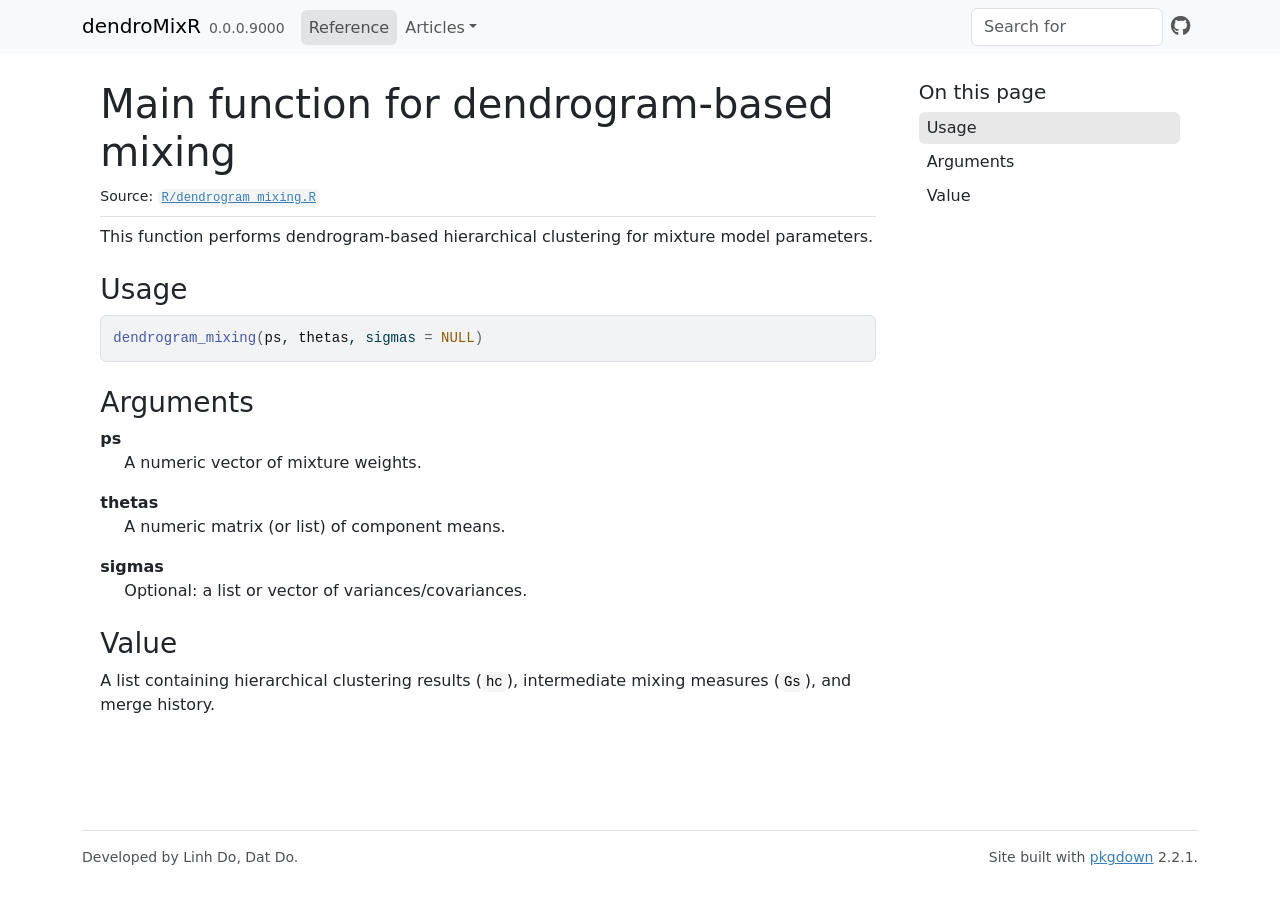
<file: reference/dendrogram_mixing.html>
<!DOCTYPE html>
<!-- Generated by pkgdown: do not edit by hand --><html lang="en"><head><meta http-equiv="Content-Type" content="text/html; charset=UTF-8"><meta charset="utf-8"><meta http-equiv="X-UA-Compatible" content="IE=edge"><meta name="viewport" content="width=device-width, initial-scale=1, shrink-to-fit=no"><title>Main function for dendrogram-based mixing — dendrogram_mixing • dendroMixR</title><script src="../deps/jquery-3.6.0/jquery-3.6.0.min.js"></script><meta name="viewport" content="width=device-width, initial-scale=1, shrink-to-fit=no"><link href="../deps/bootstrap-5.3.8/bootstrap.min.css" rel="stylesheet"><script src="../deps/bootstrap-5.3.8/bootstrap.bundle.min.js"></script><link href="../deps/font-awesome-6.5.2/css/all.min.css" rel="stylesheet"><link href="../deps/font-awesome-6.5.2/css/v4-shims.min.css" rel="stylesheet"><script src="../deps/headroom-0.11.0/headroom.min.js"></script><script src="../deps/headroom-0.11.0/jQuery.headroom.min.js"></script><script src="../deps/bootstrap-toc-1.0.1/bootstrap-toc.min.js"></script><script src="../deps/clipboard.js-2.0.11/clipboard.min.js"></script><script src="../deps/search-1.0.0/autocomplete.jquery.min.js"></script><script src="../deps/search-1.0.0/fuse.min.js"></script><script src="../deps/search-1.0.0/mark.min.js"></script><!-- pkgdown --><script src="../pkgdown.js"></script><meta property="og:title" content="Main function for dendrogram-based mixing — dendrogram_mixing"><meta name="description" content="This function performs dendrogram-based hierarchical clustering
for mixture model parameters."><meta property="og:description" content="This function performs dendrogram-based hierarchical clustering
for mixture model parameters."></head><body>
    <a href="#main" class="visually-hidden-focusable">Skip to contents</a>


    <nav class="navbar navbar-expand-lg fixed-top bg-light" data-bs-theme="light" aria-label="Site navigation"><div class="container">

    <a class="navbar-brand me-2" href="../index.html">dendroMixR</a>

    <small class="nav-text text-muted me-auto" data-bs-toggle="tooltip" data-bs-placement="bottom" title="">0.0.0.9000</small>


    <button class="navbar-toggler" type="button" data-bs-toggle="collapse" data-bs-target="#navbar" aria-controls="navbar" aria-expanded="false" aria-label="Toggle navigation">
      <span class="navbar-toggler-icon"></span>
    </button>

    <div id="navbar" class="collapse navbar-collapse ms-3">
      <ul class="navbar-nav me-auto"><li class="active nav-item"><a class="nav-link" href="../reference/index.html">Reference</a></li>
<li class="nav-item dropdown">
  <button class="nav-link dropdown-toggle" type="button" id="dropdown-articles" data-bs-toggle="dropdown" aria-expanded="false" aria-haspopup="true">Articles</button>
  <ul class="dropdown-menu" aria-labelledby="dropdown-articles"><li><a class="dropdown-item" href="../articles/getting-started.html">Getting started</a></li>
  </ul></li>
      </ul><ul class="navbar-nav"><li class="nav-item"><form class="form-inline" role="search">
 <input class="form-control" type="search" name="search-input" id="search-input" autocomplete="off" aria-label="Search site" placeholder="Search for" data-search-index="../search.json"></form></li>
<li class="nav-item"><a class="external-link nav-link" href="https://github.com/dodat-stats/dendroMixR/" aria-label="GitHub"><span class="fa fab fa-github fa-lg"></span></a></li>
      </ul></div>


  </div>
</nav><div class="container template-reference-topic">
<div class="row">
  <main id="main" class="col-md-9"><div class="page-header">

      <h1>Main function for dendrogram-based mixing</h1>
      <small class="dont-index">Source: <a href="https://github.com/dodat-stats/dendroMixR/blob/main/R/dendrogram_mixing.R" class="external-link"><code>R/dendrogram_mixing.R</code></a></small>
      <div class="d-none name"><code>dendrogram_mixing.Rd</code></div>
    </div>

    <div class="ref-description section level2">
    <p>This function performs dendrogram-based hierarchical clustering
for mixture model parameters.</p>
    </div>

    <div class="section level2">
    <h2 id="ref-usage">Usage<a class="anchor" aria-label="anchor" href="#ref-usage"></a></h2>
    <div class="sourceCode"><pre class="sourceCode r"><code><span><span class="fu">dendrogram_mixing</span><span class="op">(</span><span class="va">ps</span>, <span class="va">thetas</span>, sigmas <span class="op">=</span> <span class="cn">NULL</span><span class="op">)</span></span></code></pre></div>
    </div>

    <div class="section level2">
    <h2 id="arguments">Arguments<a class="anchor" aria-label="anchor" href="#arguments"></a></h2>


<dl><dt id="arg-ps">ps<a class="anchor" aria-label="anchor" href="#arg-ps"></a></dt>
<dd><p>A numeric vector of mixture weights.</p></dd>


<dt id="arg-thetas">thetas<a class="anchor" aria-label="anchor" href="#arg-thetas"></a></dt>
<dd><p>A numeric matrix (or list) of component means.</p></dd>


<dt id="arg-sigmas">sigmas<a class="anchor" aria-label="anchor" href="#arg-sigmas"></a></dt>
<dd><p>Optional: a list or vector of variances/covariances.</p></dd>

</dl></div>
    <div class="section level2">
    <h2 id="value">Value<a class="anchor" aria-label="anchor" href="#value"></a></h2>
    <p>A list containing hierarchical clustering results (<code>hc</code>),
intermediate mixing measures (<code>Gs</code>), and merge history.</p>
    </div>

  </main><aside class="col-md-3"><nav id="toc" aria-label="Table of contents"><h2>On this page</h2>
    </nav></aside></div>


    <footer><div class="pkgdown-footer-left">
  <p>Developed by Linh Do, Dat Do.</p>
</div>

<div class="pkgdown-footer-right">
  <p>Site built with <a href="https://pkgdown.r-lib.org/" class="external-link">pkgdown</a> 2.2.1.</p>
</div>

    </footer></div>





  </body></html>
</file>
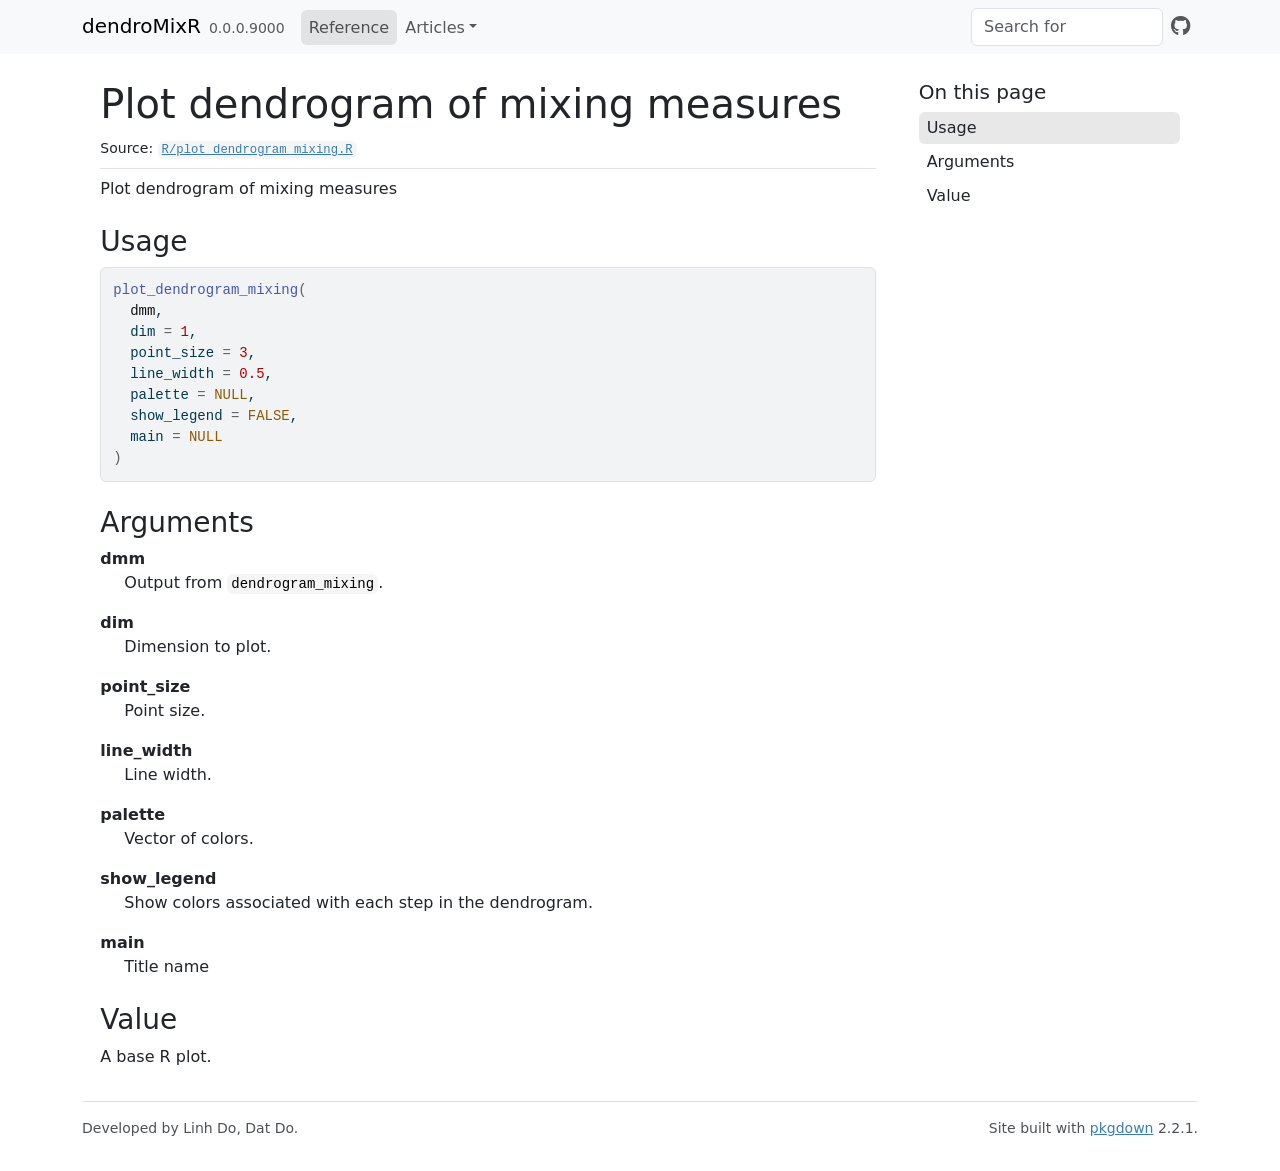
<file: reference/plot_dendrogram_mixing.html>
<!DOCTYPE html>
<!-- Generated by pkgdown: do not edit by hand --><html lang="en"><head><meta http-equiv="Content-Type" content="text/html; charset=UTF-8"><meta charset="utf-8"><meta http-equiv="X-UA-Compatible" content="IE=edge"><meta name="viewport" content="width=device-width, initial-scale=1, shrink-to-fit=no"><title>Plot dendrogram of mixing measures — plot_dendrogram_mixing • dendroMixR</title><script src="../deps/jquery-3.6.0/jquery-3.6.0.min.js"></script><meta name="viewport" content="width=device-width, initial-scale=1, shrink-to-fit=no"><link href="../deps/bootstrap-5.3.8/bootstrap.min.css" rel="stylesheet"><script src="../deps/bootstrap-5.3.8/bootstrap.bundle.min.js"></script><link href="../deps/font-awesome-6.5.2/css/all.min.css" rel="stylesheet"><link href="../deps/font-awesome-6.5.2/css/v4-shims.min.css" rel="stylesheet"><script src="../deps/headroom-0.11.0/headroom.min.js"></script><script src="../deps/headroom-0.11.0/jQuery.headroom.min.js"></script><script src="../deps/bootstrap-toc-1.0.1/bootstrap-toc.min.js"></script><script src="../deps/clipboard.js-2.0.11/clipboard.min.js"></script><script src="../deps/search-1.0.0/autocomplete.jquery.min.js"></script><script src="../deps/search-1.0.0/fuse.min.js"></script><script src="../deps/search-1.0.0/mark.min.js"></script><!-- pkgdown --><script src="../pkgdown.js"></script><meta property="og:title" content="Plot dendrogram of mixing measures — plot_dendrogram_mixing"><meta name="description" content="Plot dendrogram of mixing measures"><meta property="og:description" content="Plot dendrogram of mixing measures"></head><body>
    <a href="#main" class="visually-hidden-focusable">Skip to contents</a>


    <nav class="navbar navbar-expand-lg fixed-top bg-light" data-bs-theme="light" aria-label="Site navigation"><div class="container">

    <a class="navbar-brand me-2" href="../index.html">dendroMixR</a>

    <small class="nav-text text-muted me-auto" data-bs-toggle="tooltip" data-bs-placement="bottom" title="">0.0.0.9000</small>


    <button class="navbar-toggler" type="button" data-bs-toggle="collapse" data-bs-target="#navbar" aria-controls="navbar" aria-expanded="false" aria-label="Toggle navigation">
      <span class="navbar-toggler-icon"></span>
    </button>

    <div id="navbar" class="collapse navbar-collapse ms-3">
      <ul class="navbar-nav me-auto"><li class="active nav-item"><a class="nav-link" href="../reference/index.html">Reference</a></li>
<li class="nav-item dropdown">
  <button class="nav-link dropdown-toggle" type="button" id="dropdown-articles" data-bs-toggle="dropdown" aria-expanded="false" aria-haspopup="true">Articles</button>
  <ul class="dropdown-menu" aria-labelledby="dropdown-articles"><li><a class="dropdown-item" href="../articles/getting-started.html">Getting started</a></li>
  </ul></li>
      </ul><ul class="navbar-nav"><li class="nav-item"><form class="form-inline" role="search">
 <input class="form-control" type="search" name="search-input" id="search-input" autocomplete="off" aria-label="Search site" placeholder="Search for" data-search-index="../search.json"></form></li>
<li class="nav-item"><a class="external-link nav-link" href="https://github.com/dodat-stats/dendroMixR/" aria-label="GitHub"><span class="fa fab fa-github fa-lg"></span></a></li>
      </ul></div>


  </div>
</nav><div class="container template-reference-topic">
<div class="row">
  <main id="main" class="col-md-9"><div class="page-header">

      <h1>Plot dendrogram of mixing measures</h1>
      <small class="dont-index">Source: <a href="https://github.com/dodat-stats/dendroMixR/blob/main/R/plot_dendrogram_mixing.R" class="external-link"><code>R/plot_dendrogram_mixing.R</code></a></small>
      <div class="d-none name"><code>plot_dendrogram_mixing.Rd</code></div>
    </div>

    <div class="ref-description section level2">
    <p>Plot dendrogram of mixing measures</p>
    </div>

    <div class="section level2">
    <h2 id="ref-usage">Usage<a class="anchor" aria-label="anchor" href="#ref-usage"></a></h2>
    <div class="sourceCode"><pre class="sourceCode r"><code><span><span class="fu">plot_dendrogram_mixing</span><span class="op">(</span></span>
<span>  <span class="va">dmm</span>,</span>
<span>  dim <span class="op">=</span> <span class="fl">1</span>,</span>
<span>  point_size <span class="op">=</span> <span class="fl">3</span>,</span>
<span>  line_width <span class="op">=</span> <span class="fl">0.5</span>,</span>
<span>  palette <span class="op">=</span> <span class="cn">NULL</span>,</span>
<span>  show_legend <span class="op">=</span> <span class="cn">FALSE</span>,</span>
<span>  main <span class="op">=</span> <span class="cn">NULL</span></span>
<span><span class="op">)</span></span></code></pre></div>
    </div>

    <div class="section level2">
    <h2 id="arguments">Arguments<a class="anchor" aria-label="anchor" href="#arguments"></a></h2>


<dl><dt id="arg-dmm">dmm<a class="anchor" aria-label="anchor" href="#arg-dmm"></a></dt>
<dd><p>Output from <code>dendrogram_mixing</code>.</p></dd>


<dt id="arg-dim">dim<a class="anchor" aria-label="anchor" href="#arg-dim"></a></dt>
<dd><p>Dimension to plot.</p></dd>


<dt id="arg-point-size">point_size<a class="anchor" aria-label="anchor" href="#arg-point-size"></a></dt>
<dd><p>Point size.</p></dd>


<dt id="arg-line-width">line_width<a class="anchor" aria-label="anchor" href="#arg-line-width"></a></dt>
<dd><p>Line width.</p></dd>


<dt id="arg-palette">palette<a class="anchor" aria-label="anchor" href="#arg-palette"></a></dt>
<dd><p>Vector of colors.</p></dd>


<dt id="arg-show-legend">show_legend<a class="anchor" aria-label="anchor" href="#arg-show-legend"></a></dt>
<dd><p>Show colors associated with each step in the dendrogram.</p></dd>


<dt id="arg-main">main<a class="anchor" aria-label="anchor" href="#arg-main"></a></dt>
<dd><p>Title name</p></dd>

</dl></div>
    <div class="section level2">
    <h2 id="value">Value<a class="anchor" aria-label="anchor" href="#value"></a></h2>
    <p>A base R plot.</p>
    </div>

  </main><aside class="col-md-3"><nav id="toc" aria-label="Table of contents"><h2>On this page</h2>
    </nav></aside></div>


    <footer><div class="pkgdown-footer-left">
  <p>Developed by Linh Do, Dat Do.</p>
</div>

<div class="pkgdown-footer-right">
  <p>Site built with <a href="https://pkgdown.r-lib.org/" class="external-link">pkgdown</a> 2.2.1.</p>
</div>

    </footer></div>





  </body></html>
</file>
<file: deps/font-awesome-6.5.2/css/v4-shims.min.css>
/*!
 * Font Awesome Free 6.5.2 by @fontawesome - https://fontawesome.com
 * License - https://fontawesome.com/license/free (Icons: CC BY 4.0, Fonts: SIL OFL 1.1, Code: MIT License)
 * Copyright 2024 Fonticons, Inc.
 */
.fa.fa-glass:before{content:"\f000"}.fa.fa-envelope-o{font-family:"Font Awesome 6 Free";font-weight:400}.fa.fa-envelope-o:before{content:"\f0e0"}.fa.fa-star-o{font-family:"Font Awesome 6 Free";font-weight:400}.fa.fa-star-o:before{content:"\f005"}.fa.fa-close:before,.fa.fa-remove:before{content:"\f00d"}.fa.fa-gear:before{content:"\f013"}.fa.fa-trash-o{font-family:"Font Awesome 6 Free";font-weight:400}.fa.fa-trash-o:before{content:"\f2ed"}.fa.fa-home:before{content:"\f015"}.fa.fa-file-o{font-family:"Font Awesome 6 Free";font-weight:400}.fa.fa-file-o:before{content:"\f15b"}.fa.fa-clock-o{font-family:"Font Awesome 6 Free";font-weight:400}.fa.fa-clock-o:before{content:"\f017"}.fa.fa-arrow-circle-o-down{font-family:"Font Awesome 6 Free";font-weight:400}.fa.fa-arrow-circle-o-down:before{content:"\f358"}.fa.fa-arrow-circle-o-up{font-family:"Font Awesome 6 Free";font-weight:400}.fa.fa-arrow-circle-o-up:before{content:"\f35b"}.fa.fa-play-circle-o{font-family:"Font Awesome 6 Free";font-weight:400}.fa.fa-play-circle-o:before{content:"\f144"}.fa.fa-repeat:before,.fa.fa-rotate-right:before{content:"\f01e"}.fa.fa-refresh:before{content:"\f021"}.fa.fa-list-alt{font-family:"Font Awesome 6 Free";font-weight:400}.fa.fa-list-alt:before{content:"\f022"}.fa.fa-dedent:before{content:"\f03b"}.fa.fa-video-camera:before{content:"\f03d"}.fa.fa-picture-o{font-family:"Font Awesome 6 Free";font-weight:400}.fa.fa-picture-o:before{content:"\f03e"}.fa.fa-photo{font-family:"Font Awesome 6 Free";font-weight:400}.fa.fa-photo:before{content:"\f03e"}.fa.fa-image{font-family:"Font Awesome 6 Free";font-weight:400}.fa.fa-image:before{content:"\f03e"}.fa.fa-map-marker:before{content:"\f3c5"}.fa.fa-pencil-square-o{font-family:"Font Awesome 6 Free";font-weight:400}.fa.fa-pencil-square-o:before{content:"\f044"}.fa.fa-edit{font-family:"Font Awesome 6 Free";font-weight:400}.fa.fa-edit:before{content:"\f044"}.fa.fa-share-square-o:before{content:"\f14d"}.fa.fa-check-square-o{font-family:"Font Awesome 6 Free";font-weight:400}.fa.fa-check-square-o:before{content:"\f14a"}.fa.fa-arrows:before{content:"\f0b2"}.fa.fa-times-circle-o{font-family:"Font Awesome 6 Free";font-weight:400}.fa.fa-times-circle-o:before{content:"\f057"}.fa.fa-check-circle-o{font-family:"Font Awesome 6 Free";font-weight:400}.fa.fa-check-circle-o:before{content:"\f058"}.fa.fa-mail-forward:before{content:"\f064"}.fa.fa-expand:before{content:"\f424"}.fa.fa-compress:before{content:"\f422"}.fa.fa-eye,.fa.fa-eye-slash{font-family:"Font Awesome 6 Free";font-weight:400}.fa.fa-warning:before{content:"\f071"}.fa.fa-calendar:before{content:"\f073"}.fa.fa-arrows-v:before{content:"\f338"}.fa.fa-arrows-h:before{content:"\f337"}.fa.fa-bar-chart-o:before,.fa.fa-bar-chart:before{content:"\e0e3"}.fa.fa-twitter-square{font-family:"Font Awesome 6 Brands";font-weight:400}.fa.fa-twitter-square:before{content:"\f081"}.fa.fa-facebook-square{font-family:"Font Awesome 6 Brands";font-weight:400}.fa.fa-facebook-square:before{content:"\f082"}.fa.fa-gears:before{content:"\f085"}.fa.fa-thumbs-o-up{font-family:"Font Awesome 6 Free";font-weight:400}.fa.fa-thumbs-o-up:before{content:"\f164"}.fa.fa-thumbs-o-down{font-family:"Font Awesome 6 Free";font-weight:400}.fa.fa-thumbs-o-down:before{content:"\f165"}.fa.fa-heart-o{font-family:"Font Awesome 6 Free";font-weight:400}.fa.fa-heart-o:before{content:"\f004"}.fa.fa-sign-out:before{content:"\f2f5"}.fa.fa-linkedin-square{font-family:"Font Awesome 6 Brands";font-weight:400}.fa.fa-linkedin-square:before{content:"\f08c"}.fa.fa-thumb-tack:before{content:"\f08d"}.fa.fa-external-link:before{content:"\f35d"}.fa.fa-sign-in:before{content:"\f2f6"}.fa.fa-github-square{font-family:"Font Awesome 6 Brands";font-weight:400}.fa.fa-github-square:before{content:"\f092"}.fa.fa-lemon-o{font-family:"Font Awesome 6 Free";font-weight:400}.fa.fa-lemon-o:before{content:"\f094"}.fa.fa-square-o{font-family:"Font Awesome 6 Free";font-weight:400}.fa.fa-square-o:before{content:"\f0c8"}.fa.fa-bookmark-o{font-family:"Font Awesome 6 Free";font-weight:400}.fa.fa-bookmark-o:before{content:"\f02e"}.fa.fa-facebook,.fa.fa-twitter{font-family:"Font Awesome 6 Brands";font-weight:400}.fa.fa-facebook:before{content:"\f39e"}.fa.fa-facebook-f{font-family:"Font Awesome 6 Brands";font-weight:400}.fa.fa-facebook-f:before{content:"\f39e"}.fa.fa-github{font-family:"Font Awesome 6 Brands";font-weight:400}.fa.fa-credit-card{font-family:"Font Awesome 6 Free";font-weight:400}.fa.fa-feed:before{content:"\f09e"}.fa.fa-hdd-o{font-family:"Font Awesome 6 Free";font-weight:400}.fa.fa-hdd-o:before{content:"\f0a0"}.fa.fa-hand-o-right{font-family:"Font Awesome 6 Free";font-weight:400}.fa.fa-hand-o-right:before{content:"\f0a4"}.fa.fa-hand-o-left{font-family:"Font Awesome 6 Free";font-weight:400}.fa.fa-hand-o-left:before{content:"\f0a5"}.fa.fa-hand-o-up{font-family:"Font Awesome 6 Free";font-weight:400}.fa.fa-hand-o-up:before{content:"\f0a6"}.fa.fa-hand-o-down{font-family:"Font Awesome 6 Free";font-weight:400}.fa.fa-hand-o-down:before{content:"\f0a7"}.fa.fa-globe:before{content:"\f57d"}.fa.fa-tasks:before{content:"\f828"}.fa.fa-arrows-alt:before{content:"\f31e"}.fa.fa-group:before{content:"\f0c0"}.fa.fa-chain:before{content:"\f0c1"}.fa.fa-cut:before{content:"\f0c4"}.fa.fa-files-o{font-family:"Font Awesome 6 Free";font-weight:400}.fa.fa-files-o:before{content:"\f0c5"}.fa.fa-floppy-o{font-family:"Font Awesome 6 Free";font-weight:400}.fa.fa-floppy-o:before{content:"\f0c7"}.fa.fa-save{font-family:"Font Awesome 6 Free";font-weight:400}.fa.fa-save:before{content:"\f0c7"}.fa.fa-navicon:before,.fa.fa-reorder:before{content:"\f0c9"}.fa.fa-magic:before{content:"\e2ca"}.fa.fa-pinterest,.fa.fa-pinterest-square{font-family:"Font Awesome 6 Brands";font-weight:400}.fa.fa-pinterest-square:before{content:"\f0d3"}.fa.fa-google-plus-square{font-family:"Font Awesome 6 Brands";font-weight:400}.fa.fa-google-plus-square:before{content:"\f0d4"}.fa.fa-google-plus{font-family:"Font Awesome 6 Brands";font-weight:400}.fa.fa-google-plus:before{content:"\f0d5"}.fa.fa-money:before{content:"\f3d1"}.fa.fa-unsorted:before{content:"\f0dc"}.fa.fa-sort-desc:before{content:"\f0dd"}.fa.fa-sort-asc:before{content:"\f0de"}.fa.fa-linkedin{font-family:"Font Awesome 6 Brands";font-weight:400}.fa.fa-linkedin:before{content:"\f0e1"}.fa.fa-rotate-left:before{content:"\f0e2"}.fa.fa-legal:before{content:"\f0e3"}.fa.fa-dashboard:before,.fa.fa-tachometer:before{content:"\f625"}.fa.fa-comment-o{font-family:"Font Awesome 6 Free";font-weight:400}.fa.fa-comment-o:before{content:"\f075"}.fa.fa-comments-o{font-family:"Font Awesome 6 Free";font-weight:400}.fa.fa-comments-o:before{content:"\f086"}.fa.fa-flash:before{content:"\f0e7"}.fa.fa-clipboard:before{content:"\f0ea"}.fa.fa-lightbulb-o{font-family:"Font Awesome 6 Free";font-weight:400}.fa.fa-lightbulb-o:before{content:"\f0eb"}.fa.fa-exchange:before{content:"\f362"}.fa.fa-cloud-download:before{content:"\f0ed"}.fa.fa-cloud-upload:before{content:"\f0ee"}.fa.fa-bell-o{font-family:"Font Awesome 6 Free";font-weight:400}.fa.fa-bell-o:before{content:"\f0f3"}.fa.fa-cutlery:before{content:"\f2e7"}.fa.fa-file-text-o{font-family:"Font Awesome 6 Free";font-weight:400}.fa.fa-file-text-o:before{content:"\f15c"}.fa.fa-building-o{font-family:"Font Awesome 6 Free";font-weight:400}.fa.fa-building-o:before{content:"\f1ad"}.fa.fa-hospital-o{font-family:"Font Awesome 6 Free";font-weight:400}.fa.fa-hospital-o:before{content:"\f0f8"}.fa.fa-tablet:before{content:"\f3fa"}.fa.fa-mobile-phone:before,.fa.fa-mobile:before{content:"\f3cd"}.fa.fa-circle-o{font-family:"Font Awesome 6 Free";font-weight:400}.fa.fa-circle-o:before{content:"\f111"}.fa.fa-mail-reply:before{content:"\f3e5"}.fa.fa-github-alt{font-family:"Font Awesome 6 Brands";font-weight:400}.fa.fa-folder-o{font-family:"Font Awesome 6 Free";font-weight:400}.fa.fa-folder-o:before{content:"\f07b"}.fa.fa-folder-open-o{font-family:"Font Awesome 6 Free";font-weight:400}.fa.fa-folder-open-o:before{content:"\f07c"}.fa.fa-smile-o{font-family:"Font Awesome 6 Free";font-weight:400}.fa.fa-smile-o:before{content:"\f118"}.fa.fa-frown-o{font-family:"Font Awesome 6 Free";font-weight:400}.fa.fa-frown-o:before{content:"\f119"}.fa.fa-meh-o{font-family:"Font Awesome 6 Free";font-weight:400}.fa.fa-meh-o:before{content:"\f11a"}.fa.fa-keyboard-o{font-family:"Font Awesome 6 Free";font-weight:400}.fa.fa-keyboard-o:before{content:"\f11c"}.fa.fa-flag-o{font-family:"Font Awesome 6 Free";font-weight:400}.fa.fa-flag-o:before{content:"\f024"}.fa.fa-mail-reply-all:before{content:"\f122"}.fa.fa-star-half-o{font-family:"Font Awesome 6 Free";font-weight:400}.fa.fa-star-half-o:before{content:"\f5c0"}.fa.fa-star-half-empty{font-family:"Font Awesome 6 Free";font-weight:400}.fa.fa-star-half-empty:before{content:"\f5c0"}.fa.fa-star-half-full{font-family:"Font Awesome 6 Free";font-weight:400}.fa.fa-star-half-full:before{content:"\f5c0"}.fa.fa-code-fork:before{content:"\f126"}.fa.fa-chain-broken:before,.fa.fa-unlink:before{content:"\f127"}.fa.fa-calendar-o{font-family:"Font Awesome 6 Free";font-weight:400}.fa.fa-calendar-o:before{content:"\f133"}.fa.fa-css3,.fa.fa-html5,.fa.fa-maxcdn{font-family:"Font Awesome 6 Brands";font-weight:400}.fa.fa-unlock-alt:before{content:"\f09c"}.fa.fa-minus-square-o{font-family:"Font Awesome 6 Free";font-weight:400}.fa.fa-minus-square-o:before{content:"\f146"}.fa.fa-level-up:before{content:"\f3bf"}.fa.fa-level-down:before{content:"\f3be"}.fa.fa-pencil-square:before{content:"\f14b"}.fa.fa-external-link-square:before{content:"\f360"}.fa.fa-compass{font-family:"Font Awesome 6 Free";font-weight:400}.fa.fa-caret-square-o-down{font-family:"Font Awesome 6 Free";font-weight:400}.fa.fa-caret-square-o-down:before{content:"\f150"}.fa.fa-toggle-down{font-family:"Font Awesome 6 Free";font-weight:400}.fa.fa-toggle-down:before{content:"\f150"}.fa.fa-caret-square-o-up{font-family:"Font Awesome 6 Free";font-weight:400}.fa.fa-caret-square-o-up:before{content:"\f151"}.fa.fa-toggle-up{font-family:"Font Awesome 6 Free";font-weight:400}.fa.fa-toggle-up:before{content:"\f151"}.fa.fa-caret-square-o-right{font-family:"Font Awesome 6 Free";font-weight:400}.fa.fa-caret-square-o-right:before{content:"\f152"}.fa.fa-toggle-right{font-family:"Font Awesome 6 Free";font-weight:400}.fa.fa-toggle-right:before{content:"\f152"}.fa.fa-eur:before,.fa.fa-euro:before{content:"\f153"}.fa.fa-gbp:before{content:"\f154"}.fa.fa-dollar:before,.fa.fa-usd:before{content:"\24"}.fa.fa-inr:before,.fa.fa-rupee:before{content:"\e1bc"}.fa.fa-cny:before,.fa.fa-jpy:before,.fa.fa-rmb:before,.fa.fa-yen:before{content:"\f157"}.fa.fa-rouble:before,.fa.fa-rub:before,.fa.fa-ruble:before{content:"\f158"}.fa.fa-krw:before,.fa.fa-won:before{content:"\f159"}.fa.fa-bitcoin,.fa.fa-btc{font-family:"Font Awesome 6 Brands";font-weight:400}.fa.fa-bitcoin:before{content:"\f15a"}.fa.fa-file-text:before{content:"\f15c"}.fa.fa-sort-alpha-asc:before{content:"\f15d"}.fa.fa-sort-alpha-desc:before{content:"\f881"}.fa.fa-sort-amount-asc:before{content:"\f884"}.fa.fa-sort-amount-desc:before{content:"\f160"}.fa.fa-sort-numeric-asc:before{content:"\f162"}.fa.fa-sort-numeric-desc:before{content:"\f886"}.fa.fa-youtube-square{font-family:"Font Awesome 6 Brands";font-weight:400}.fa.fa-youtube-square:before{content:"\f431"}.fa.fa-xing,.fa.fa-xing-square,.fa.fa-youtube{font-family:"Font Awesome 6 Brands";font-weight:400}.fa.fa-xing-square:before{content:"\f169"}.fa.fa-youtube-play{font-family:"Font Awesome 6 Brands";font-weight:400}.fa.fa-youtube-play:before{content:"\f167"}.fa.fa-adn,.fa.fa-bitbucket,.fa.fa-bitbucket-square,.fa.fa-dropbox,.fa.fa-flickr,.fa.fa-instagram,.fa.fa-stack-overflow{font-family:"Font Awesome 6 Brands";font-weight:400}.fa.fa-bitbucket-square:before{content:"\f171"}.fa.fa-tumblr,.fa.fa-tumblr-square{font-family:"Font Awesome 6 Brands";font-weight:400}.fa.fa-tumblr-square:before{content:"\f174"}.fa.fa-long-arrow-down:before{content:"\f309"}.fa.fa-long-arrow-up:before{content:"\f30c"}.fa.fa-long-arrow-left:before{content:"\f30a"}.fa.fa-long-arrow-right:before{content:"\f30b"}.fa.fa-android,.fa.fa-apple,.fa.fa-dribbble,.fa.fa-foursquare,.fa.fa-gittip,.fa.fa-gratipay,.fa.fa-linux,.fa.fa-skype,.fa.fa-trello,.fa.fa-windows{font-family:"Font Awesome 6 Brands";font-weight:400}.fa.fa-gittip:before{content:"\f184"}.fa.fa-sun-o{font-family:"Font Awesome 6 Free";font-weight:400}.fa.fa-sun-o:before{content:"\f185"}.fa.fa-moon-o{font-family:"Font Awesome 6 Free";font-weight:400}.fa.fa-moon-o:before{content:"\f186"}.fa.fa-pagelines,.fa.fa-renren,.fa.fa-stack-exchange,.fa.fa-vk,.fa.fa-weibo{font-family:"Font Awesome 6 Brands";font-weight:400}.fa.fa-arrow-circle-o-right{font-family:"Font Awesome 6 Free";font-weight:400}.fa.fa-arrow-circle-o-right:before{content:"\f35a"}.fa.fa-arrow-circle-o-left{font-family:"Font Awesome 6 Free";font-weight:400}.fa.fa-arrow-circle-o-left:before{content:"\f359"}.fa.fa-caret-square-o-left{font-family:"Font Awesome 6 Free";font-weight:400}.fa.fa-caret-square-o-left:before{content:"\f191"}.fa.fa-toggle-left{font-family:"Font Awesome 6 Free";font-weight:400}.fa.fa-toggle-left:before{content:"\f191"}.fa.fa-dot-circle-o{font-family:"Font Awesome 6 Free";font-weight:400}.fa.fa-dot-circle-o:before{content:"\f192"}.fa.fa-vimeo-square{font-family:"Font Awesome 6 Brands";font-weight:400}.fa.fa-vimeo-square:before{content:"\f194"}.fa.fa-try:before,.fa.fa-turkish-lira:before{content:"\e2bb"}.fa.fa-plus-square-o{font-family:"Font Awesome 6 Free";font-weight:400}.fa.fa-plus-square-o:before{content:"\f0fe"}.fa.fa-openid,.fa.fa-slack,.fa.fa-wordpress{font-family:"Font Awesome 6 Brands";font-weight:400}.fa.fa-bank:before,.fa.fa-institution:before{content:"\f19c"}.fa.fa-mortar-board:before{content:"\f19d"}.fa.fa-google,.fa.fa-reddit,.fa.fa-reddit-square,.fa.fa-yahoo{font-family:"Font Awesome 6 Brands";font-weight:400}.fa.fa-reddit-square:before{content:"\f1a2"}.fa.fa-behance,.fa.fa-behance-square,.fa.fa-delicious,.fa.fa-digg,.fa.fa-drupal,.fa.fa-joomla,.fa.fa-pied-piper-alt,.fa.fa-pied-piper-pp,.fa.fa-stumbleupon,.fa.fa-stumbleupon-circle{font-family:"Font Awesome 6 Brands";font-weight:400}.fa.fa-behance-square:before{content:"\f1b5"}.fa.fa-steam,.fa.fa-steam-square{font-family:"Font Awesome 6 Brands";font-weight:400}.fa.fa-steam-square:before{content:"\f1b7"}.fa.fa-automobile:before{content:"\f1b9"}.fa.fa-cab:before{content:"\f1ba"}.fa.fa-deviantart,.fa.fa-soundcloud,.fa.fa-spotify{font-family:"Font Awesome 6 Brands";font-weight:400}.fa.fa-file-pdf-o{font-family:"Font Awesome 6 Free";font-weight:400}.fa.fa-file-pdf-o:before{content:"\f1c1"}.fa.fa-file-word-o{font-family:"Font Awesome 6 Free";font-weight:400}.fa.fa-file-word-o:before{content:"\f1c2"}.fa.fa-file-excel-o{font-family:"Font Awesome 6 Free";font-weight:400}.fa.fa-file-excel-o:before{content:"\f1c3"}.fa.fa-file-powerpoint-o{font-family:"Font Awesome 6 Free";font-weight:400}.fa.fa-file-powerpoint-o:before{content:"\f1c4"}.fa.fa-file-image-o{font-family:"Font Awesome 6 Free";font-weight:400}.fa.fa-file-image-o:before{content:"\f1c5"}.fa.fa-file-photo-o{font-family:"Font Awesome 6 Free";font-weight:400}.fa.fa-file-photo-o:before{content:"\f1c5"}.fa.fa-file-picture-o{font-family:"Font Awesome 6 Free";font-weight:400}.fa.fa-file-picture-o:before{content:"\f1c5"}.fa.fa-file-archive-o{font-family:"Font Awesome 6 Free";font-weight:400}.fa.fa-file-archive-o:before{content:"\f1c6"}.fa.fa-file-zip-o{font-family:"Font Awesome 6 Free";font-weight:400}.fa.fa-file-zip-o:before{content:"\f1c6"}.fa.fa-file-audio-o{font-family:"Font Awesome 6 Free";font-weight:400}.fa.fa-file-audio-o:before{content:"\f1c7"}.fa.fa-file-sound-o{font-family:"Font Awesome 6 Free";font-weight:400}.fa.fa-file-sound-o:before{content:"\f1c7"}.fa.fa-file-video-o{font-family:"Font Awesome 6 Free";font-weight:400}.fa.fa-file-video-o:before{content:"\f1c8"}.fa.fa-file-movie-o{font-family:"Font Awesome 6 Free";font-weight:400}.fa.fa-file-movie-o:before{content:"\f1c8"}.fa.fa-file-code-o{font-family:"Font Awesome 6 Free";font-weight:400}.fa.fa-file-code-o:before{content:"\f1c9"}.fa.fa-codepen,.fa.fa-jsfiddle,.fa.fa-vine{font-family:"Font Awesome 6 Brands";font-weight:400}.fa.fa-life-bouy:before,.fa.fa-life-buoy:before,.fa.fa-life-saver:before,.fa.fa-support:before{content:"\f1cd"}.fa.fa-circle-o-notch:before{content:"\f1ce"}.fa.fa-ra,.fa.fa-rebel{font-family:"Font Awesome 6 Brands";font-weight:400}.fa.fa-ra:before{content:"\f1d0"}.fa.fa-resistance{font-family:"Font Awesome 6 Brands";font-weight:400}.fa.fa-resistance:before{content:"\f1d0"}.fa.fa-empire,.fa.fa-ge{font-family:"Font Awesome 6 Brands";font-weight:400}.fa.fa-ge:before{content:"\f1d1"}.fa.fa-git-square{font-family:"Font Awesome 6 Brands";font-weight:400}.fa.fa-git-square:before{content:"\f1d2"}.fa.fa-git,.fa.fa-hacker-news,.fa.fa-y-combinator-square{font-family:"Font Awesome 6 Brands";font-weight:400}.fa.fa-y-combinator-square:before{content:"\f1d4"}.fa.fa-yc-square{font-family:"Font Awesome 6 Brands";font-weight:400}.fa.fa-yc-square:before{content:"\f1d4"}.fa.fa-qq,.fa.fa-tencent-weibo,.fa.fa-wechat,.fa.fa-weixin{font-family:"Font Awesome 6 Brands";font-weight:400}.fa.fa-wechat:before{content:"\f1d7"}.fa.fa-send:before{content:"\f1d8"}.fa.fa-paper-plane-o{font-family:"Font Awesome 6 Free";font-weight:400}.fa.fa-paper-plane-o:before{content:"\f1d8"}.fa.fa-send-o{font-family:"Font Awesome 6 Free";font-weight:400}.fa.fa-send-o:before{content:"\f1d8"}.fa.fa-circle-thin{font-family:"Font Awesome 6 Free";font-weight:400}.fa.fa-circle-thin:before{content:"\f111"}.fa.fa-header:before{content:"\f1dc"}.fa.fa-futbol-o{font-family:"Font Awesome 6 Free";font-weight:400}.fa.fa-futbol-o:before{content:"\f1e3"}.fa.fa-soccer-ball-o{font-family:"Font Awesome 6 Free";font-weight:400}.fa.fa-soccer-ball-o:before{content:"\f1e3"}.fa.fa-slideshare,.fa.fa-twitch,.fa.fa-yelp{font-family:"Font Awesome 6 Brands";font-weight:400}.fa.fa-newspaper-o{font-family:"Font Awesome 6 Free";font-weight:400}.fa.fa-newspaper-o:before{content:"\f1ea"}.fa.fa-cc-amex,.fa.fa-cc-discover,.fa.fa-cc-mastercard,.fa.fa-cc-paypal,.fa.fa-cc-stripe,.fa.fa-cc-visa,.fa.fa-google-wallet,.fa.fa-paypal{font-family:"Font Awesome 6 Brands";font-weight:400}.fa.fa-bell-slash-o{font-family:"Font Awesome 6 Free";font-weight:400}.fa.fa-bell-slash-o:before{content:"\f1f6"}.fa.fa-trash:before{content:"\f2ed"}.fa.fa-copyright{font-family:"Font Awesome 6 Free";font-weight:400}.fa.fa-eyedropper:before{content:"\f1fb"}.fa.fa-area-chart:before{content:"\f1fe"}.fa.fa-pie-chart:before{content:"\f200"}.fa.fa-line-chart:before{content:"\f201"}.fa.fa-lastfm,.fa.fa-lastfm-square{font-family:"Font Awesome 6 Brands";font-weight:400}.fa.fa-lastfm-square:before{content:"\f203"}.fa.fa-angellist,.fa.fa-ioxhost{font-family:"Font Awesome 6 Brands";font-weight:400}.fa.fa-cc{font-family:"Font Awesome 6 Free";font-weight:400}.fa.fa-cc:before{content:"\f20a"}.fa.fa-ils:before,.fa.fa-shekel:before,.fa.fa-sheqel:before{content:"\f20b"}.fa.fa-buysellads,.fa.fa-connectdevelop,.fa.fa-dashcube,.fa.fa-forumbee,.fa.fa-leanpub,.fa.fa-sellsy,.fa.fa-shirtsinbulk,.fa.fa-simplybuilt,.fa.fa-skyatlas{font-family:"Font Awesome 6 Brands";font-weight:400}.fa.fa-diamond{font-family:"Font Awesome 6 Free";font-weight:400}.fa.fa-diamond:before{content:"\f3a5"}.fa.fa-intersex:before,.fa.fa-transgender:before{content:"\f224"}.fa.fa-transgender-alt:before{content:"\f225"}.fa.fa-facebook-official{font-family:"Font Awesome 6 Brands";font-weight:400}.fa.fa-facebook-official:before{content:"\f09a"}.fa.fa-pinterest-p,.fa.fa-whatsapp{font-family:"Font Awesome 6 Brands";font-weight:400}.fa.fa-hotel:before{content:"\f236"}.fa.fa-medium,.fa.fa-viacoin,.fa.fa-y-combinator,.fa.fa-yc{font-family:"Font Awesome 6 Brands";font-weight:400}.fa.fa-yc:before{content:"\f23b"}.fa.fa-expeditedssl,.fa.fa-opencart,.fa.fa-optin-monster{font-family:"Font Awesome 6 Brands";font-weight:400}.fa.fa-battery-4:before,.fa.fa-battery:before{content:"\f240"}.fa.fa-battery-3:before{content:"\f241"}.fa.fa-battery-2:before{content:"\f242"}.fa.fa-battery-1:before{content:"\f243"}.fa.fa-battery-0:before{content:"\f244"}.fa.fa-object-group,.fa.fa-object-ungroup,.fa.fa-sticky-note-o{font-family:"Font Awesome 6 Free";font-weight:400}.fa.fa-sticky-note-o:before{content:"\f249"}.fa.fa-cc-diners-club,.fa.fa-cc-jcb{font-family:"Font Awesome 6 Brands";font-weight:400}.fa.fa-clone{font-family:"Font Awesome 6 Free";font-weight:400}.fa.fa-hourglass-o:before{content:"\f254"}.fa.fa-hourglass-1:before{content:"\f251"}.fa.fa-hourglass-2:before{content:"\f252"}.fa.fa-hourglass-3:before{content:"\f253"}.fa.fa-hand-rock-o{font-family:"Font Awesome 6 Free";font-weight:400}.fa.fa-hand-rock-o:before{content:"\f255"}.fa.fa-hand-grab-o{font-family:"Font Awesome 6 Free";font-weight:400}.fa.fa-hand-grab-o:before{content:"\f255"}.fa.fa-hand-paper-o{font-family:"Font Awesome 6 Free";font-weight:400}.fa.fa-hand-paper-o:before{content:"\f256"}.fa.fa-hand-stop-o{font-family:"Font Awesome 6 Free";font-weight:400}.fa.fa-hand-stop-o:before{content:"\f256"}.fa.fa-hand-scissors-o{font-family:"Font Awesome 6 Free";font-weight:400}.fa.fa-hand-scissors-o:before{content:"\f257"}.fa.fa-hand-lizard-o{font-family:"Font Awesome 6 Free";font-weight:400}.fa.fa-hand-lizard-o:before{content:"\f258"}.fa.fa-hand-spock-o{font-family:"Font Awesome 6 Free";font-weight:400}.fa.fa-hand-spock-o:before{content:"\f259"}.fa.fa-hand-pointer-o{font-family:"Font Awesome 6 Free";font-weight:400}.fa.fa-hand-pointer-o:before{content:"\f25a"}.fa.fa-hand-peace-o{font-family:"Font Awesome 6 Free";font-weight:400}.fa.fa-hand-peace-o:before{content:"\f25b"}.fa.fa-registered{font-family:"Font Awesome 6 Free";font-weight:400}.fa.fa-creative-commons,.fa.fa-gg,.fa.fa-gg-circle,.fa.fa-odnoklassniki,.fa.fa-odnoklassniki-square{font-family:"Font Awesome 6 Brands";font-weight:400}.fa.fa-odnoklassniki-square:before{content:"\f264"}.fa.fa-chrome,.fa.fa-firefox,.fa.fa-get-pocket,.fa.fa-internet-explorer,.fa.fa-opera,.fa.fa-safari,.fa.fa-wikipedia-w{font-family:"Font Awesome 6 Brands";font-weight:400}.fa.fa-television:before{content:"\f26c"}.fa.fa-500px,.fa.fa-amazon,.fa.fa-contao{font-family:"Font Awesome 6 Brands";font-weight:400}.fa.fa-calendar-plus-o{font-family:"Font Awesome 6 Free";font-weight:400}.fa.fa-calendar-plus-o:before{content:"\f271"}.fa.fa-calendar-minus-o{font-family:"Font Awesome 6 Free";font-weight:400}.fa.fa-calendar-minus-o:before{content:"\f272"}.fa.fa-calendar-times-o{font-family:"Font Awesome 6 Free";font-weight:400}.fa.fa-calendar-times-o:before{content:"\f273"}.fa.fa-calendar-check-o{font-family:"Font Awesome 6 Free";font-weight:400}.fa.fa-calendar-check-o:before{content:"\f274"}.fa.fa-map-o{font-family:"Font Awesome 6 Free";font-weight:400}.fa.fa-map-o:before{content:"\f279"}.fa.fa-commenting:before{content:"\f4ad"}.fa.fa-commenting-o{font-family:"Font Awesome 6 Free";font-weight:400}.fa.fa-commenting-o:before{content:"\f4ad"}.fa.fa-houzz,.fa.fa-vimeo{font-family:"Font Awesome 6 Brands";font-weight:400}.fa.fa-vimeo:before{content:"\f27d"}.fa.fa-black-tie,.fa.fa-edge,.fa.fa-fonticons,.fa.fa-reddit-alien{font-family:"Font Awesome 6 Brands";font-weight:400}.fa.fa-credit-card-alt:before{content:"\f09d"}.fa.fa-codiepie,.fa.fa-fort-awesome,.fa.fa-mixcloud,.fa.fa-modx,.fa.fa-product-hunt,.fa.fa-scribd,.fa.fa-usb{font-family:"Font Awesome 6 Brands";font-weight:400}.fa.fa-pause-circle-o{font-family:"Font Awesome 6 Free";font-weight:400}.fa.fa-pause-circle-o:before{content:"\f28b"}.fa.fa-stop-circle-o{font-family:"Font Awesome 6 Free";font-weight:400}.fa.fa-stop-circle-o:before{content:"\f28d"}.fa.fa-bluetooth,.fa.fa-bluetooth-b,.fa.fa-envira,.fa.fa-gitlab,.fa.fa-wheelchair-alt,.fa.fa-wpbeginner,.fa.fa-wpforms{font-family:"Font Awesome 6 Brands";font-weight:400}.fa.fa-wheelchair-alt:before{content:"\f368"}.fa.fa-question-circle-o{font-family:"Font Awesome 6 Free";font-weight:400}.fa.fa-question-circle-o:before{content:"\f059"}.fa.fa-volume-control-phone:before{content:"\f2a0"}.fa.fa-asl-interpreting:before{content:"\f2a3"}.fa.fa-deafness:before,.fa.fa-hard-of-hearing:before{content:"\f2a4"}.fa.fa-glide,.fa.fa-glide-g{font-family:"Font Awesome 6 Brands";font-weight:400}.fa.fa-signing:before{content:"\f2a7"}.fa.fa-viadeo,.fa.fa-viadeo-square{font-family:"Font Awesome 6 Brands";font-weight:400}.fa.fa-viadeo-square:before{content:"\f2aa"}.fa.fa-snapchat,.fa.fa-snapchat-ghost{font-family:"Font Awesome 6 Brands";font-weight:400}.fa.fa-snapchat-ghost:before{content:"\f2ab"}.fa.fa-snapchat-square{font-family:"Font Awesome 6 Brands";font-weight:400}.fa.fa-snapchat-square:before{content:"\f2ad"}.fa.fa-first-order,.fa.fa-google-plus-official,.fa.fa-pied-piper,.fa.fa-themeisle,.fa.fa-yoast{font-family:"Font Awesome 6 Brands";font-weight:400}.fa.fa-google-plus-official:before{content:"\f2b3"}.fa.fa-google-plus-circle{font-family:"Font Awesome 6 Brands";font-weight:400}.fa.fa-google-plus-circle:before{content:"\f2b3"}.fa.fa-fa,.fa.fa-font-awesome{font-family:"Font Awesome 6 Brands";font-weight:400}.fa.fa-fa:before{content:"\f2b4"}.fa.fa-handshake-o{font-family:"Font Awesome 6 Free";font-weight:400}.fa.fa-handshake-o:before{content:"\f2b5"}.fa.fa-envelope-open-o{font-family:"Font Awesome 6 Free";font-weight:400}.fa.fa-envelope-open-o:before{content:"\f2b6"}.fa.fa-linode{font-family:"Font Awesome 6 Brands";font-weight:400}.fa.fa-address-book-o{font-family:"Font Awesome 6 Free";font-weight:400}.fa.fa-address-book-o:before{content:"\f2b9"}.fa.fa-vcard:before{content:"\f2bb"}.fa.fa-address-card-o{font-family:"Font Awesome 6 Free";font-weight:400}.fa.fa-address-card-o:before{content:"\f2bb"}.fa.fa-vcard-o{font-family:"Font Awesome 6 Free";font-weight:400}.fa.fa-vcard-o:before{content:"\f2bb"}.fa.fa-user-circle-o{font-family:"Font Awesome 6 Free";font-weight:400}.fa.fa-user-circle-o:before{content:"\f2bd"}.fa.fa-user-o{font-family:"Font Awesome 6 Free";font-weight:400}.fa.fa-user-o:before{content:"\f007"}.fa.fa-id-badge{font-family:"Font Awesome 6 Free";font-weight:400}.fa.fa-drivers-license:before{content:"\f2c2"}.fa.fa-id-card-o{font-family:"Font Awesome 6 Free";font-weight:400}.fa.fa-id-card-o:before{content:"\f2c2"}.fa.fa-drivers-license-o{font-family:"Font Awesome 6 Free";font-weight:400}.fa.fa-drivers-license-o:before{content:"\f2c2"}.fa.fa-free-code-camp,.fa.fa-quora,.fa.fa-telegram{font-family:"Font Awesome 6 Brands";font-weight:400}.fa.fa-thermometer-4:before,.fa.fa-thermometer:before{content:"\f2c7"}.fa.fa-thermometer-3:before{content:"\f2c8"}.fa.fa-thermometer-2:before{content:"\f2c9"}.fa.fa-thermometer-1:before{content:"\f2ca"}.fa.fa-thermometer-0:before{content:"\f2cb"}.fa.fa-bathtub:before,.fa.fa-s15:before{content:"\f2cd"}.fa.fa-window-maximize,.fa.fa-window-restore{font-family:"Font Awesome 6 Free";font-weight:400}.fa.fa-times-rectangle:before{content:"\f410"}.fa.fa-window-close-o{font-family:"Font Awesome 6 Free";font-weight:400}.fa.fa-window-close-o:before{content:"\f410"}.fa.fa-times-rectangle-o{font-family:"Font Awesome 6 Free";font-weight:400}.fa.fa-times-rectangle-o:before{content:"\f410"}.fa.fa-bandcamp,.fa.fa-eercast,.fa.fa-etsy,.fa.fa-grav,.fa.fa-imdb,.fa.fa-ravelry{font-family:"Font Awesome 6 Brands";font-weight:400}.fa.fa-eercast:before{content:"\f2da"}.fa.fa-snowflake-o{font-family:"Font Awesome 6 Free";font-weight:400}.fa.fa-snowflake-o:before{content:"\f2dc"}.fa.fa-meetup,.fa.fa-superpowers,.fa.fa-wpexplorer{font-family:"Font Awesome 6 Brands";font-weight:400}
</file>
